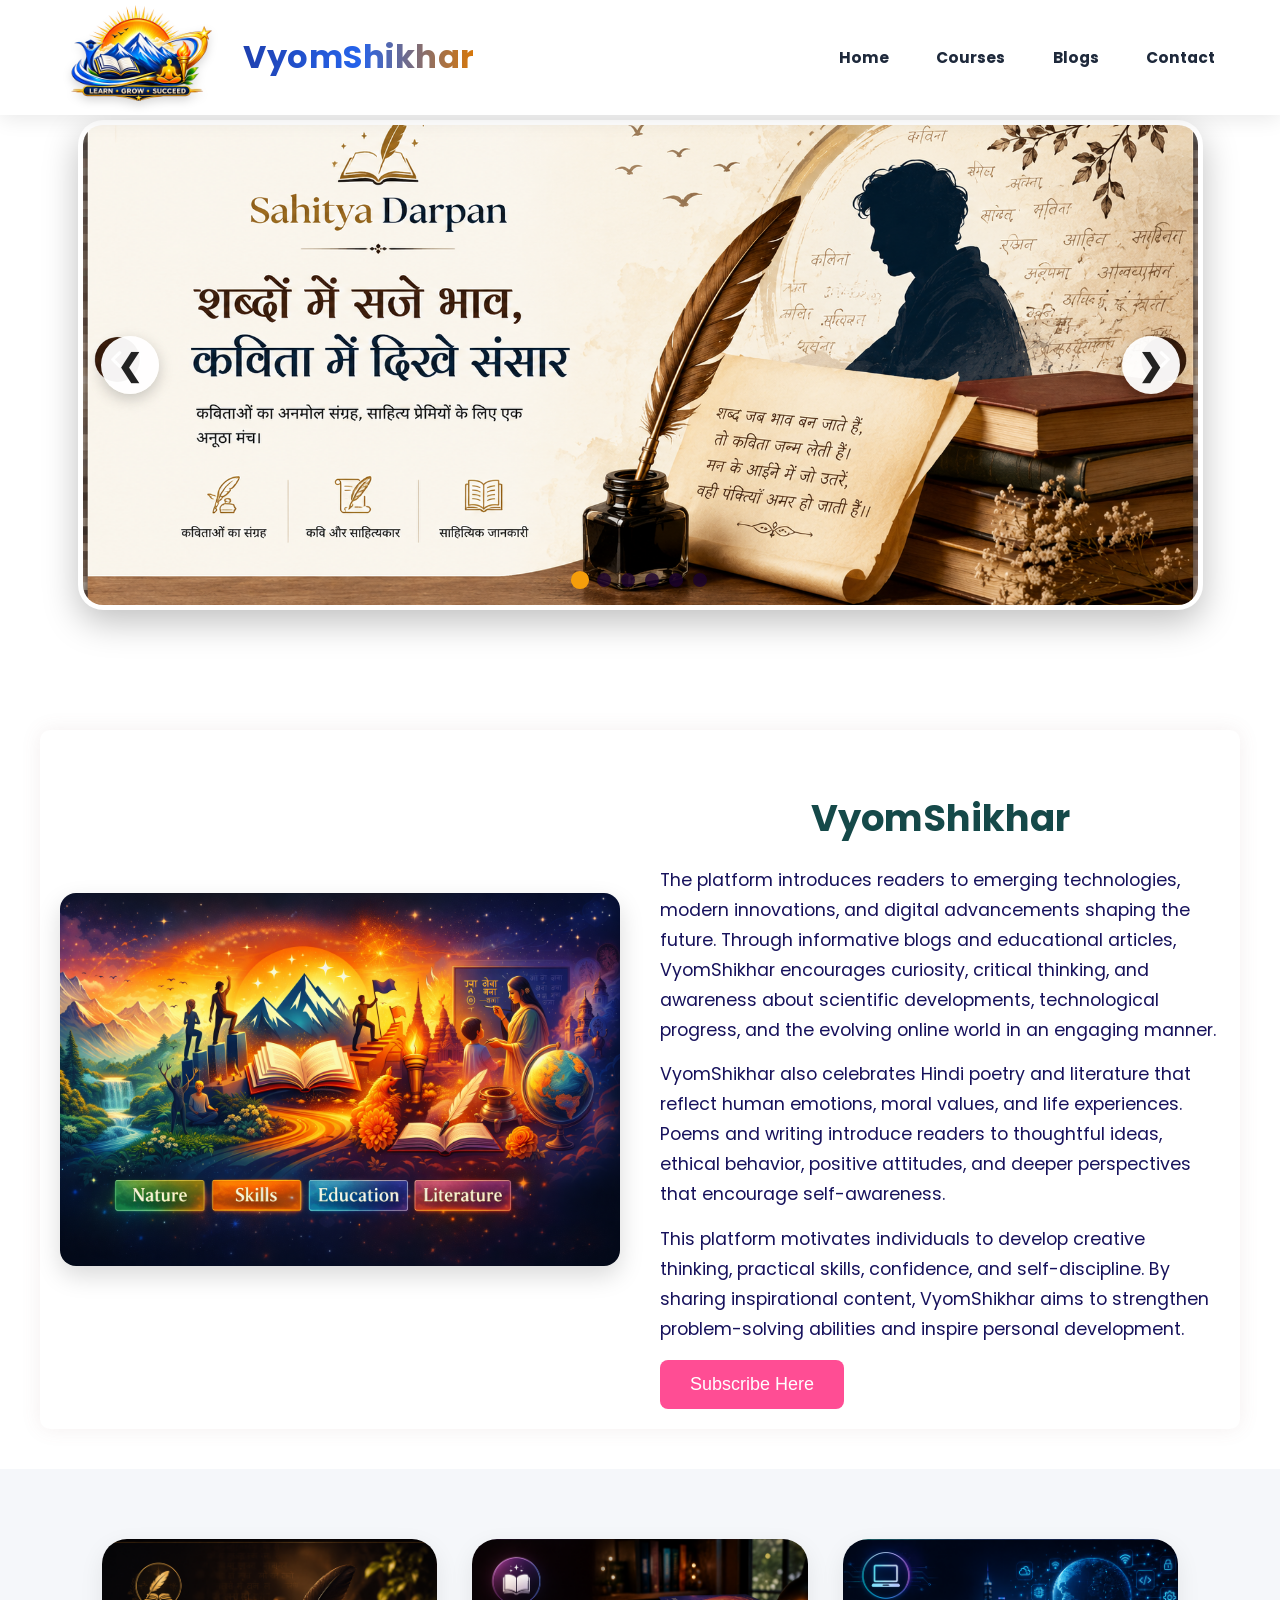
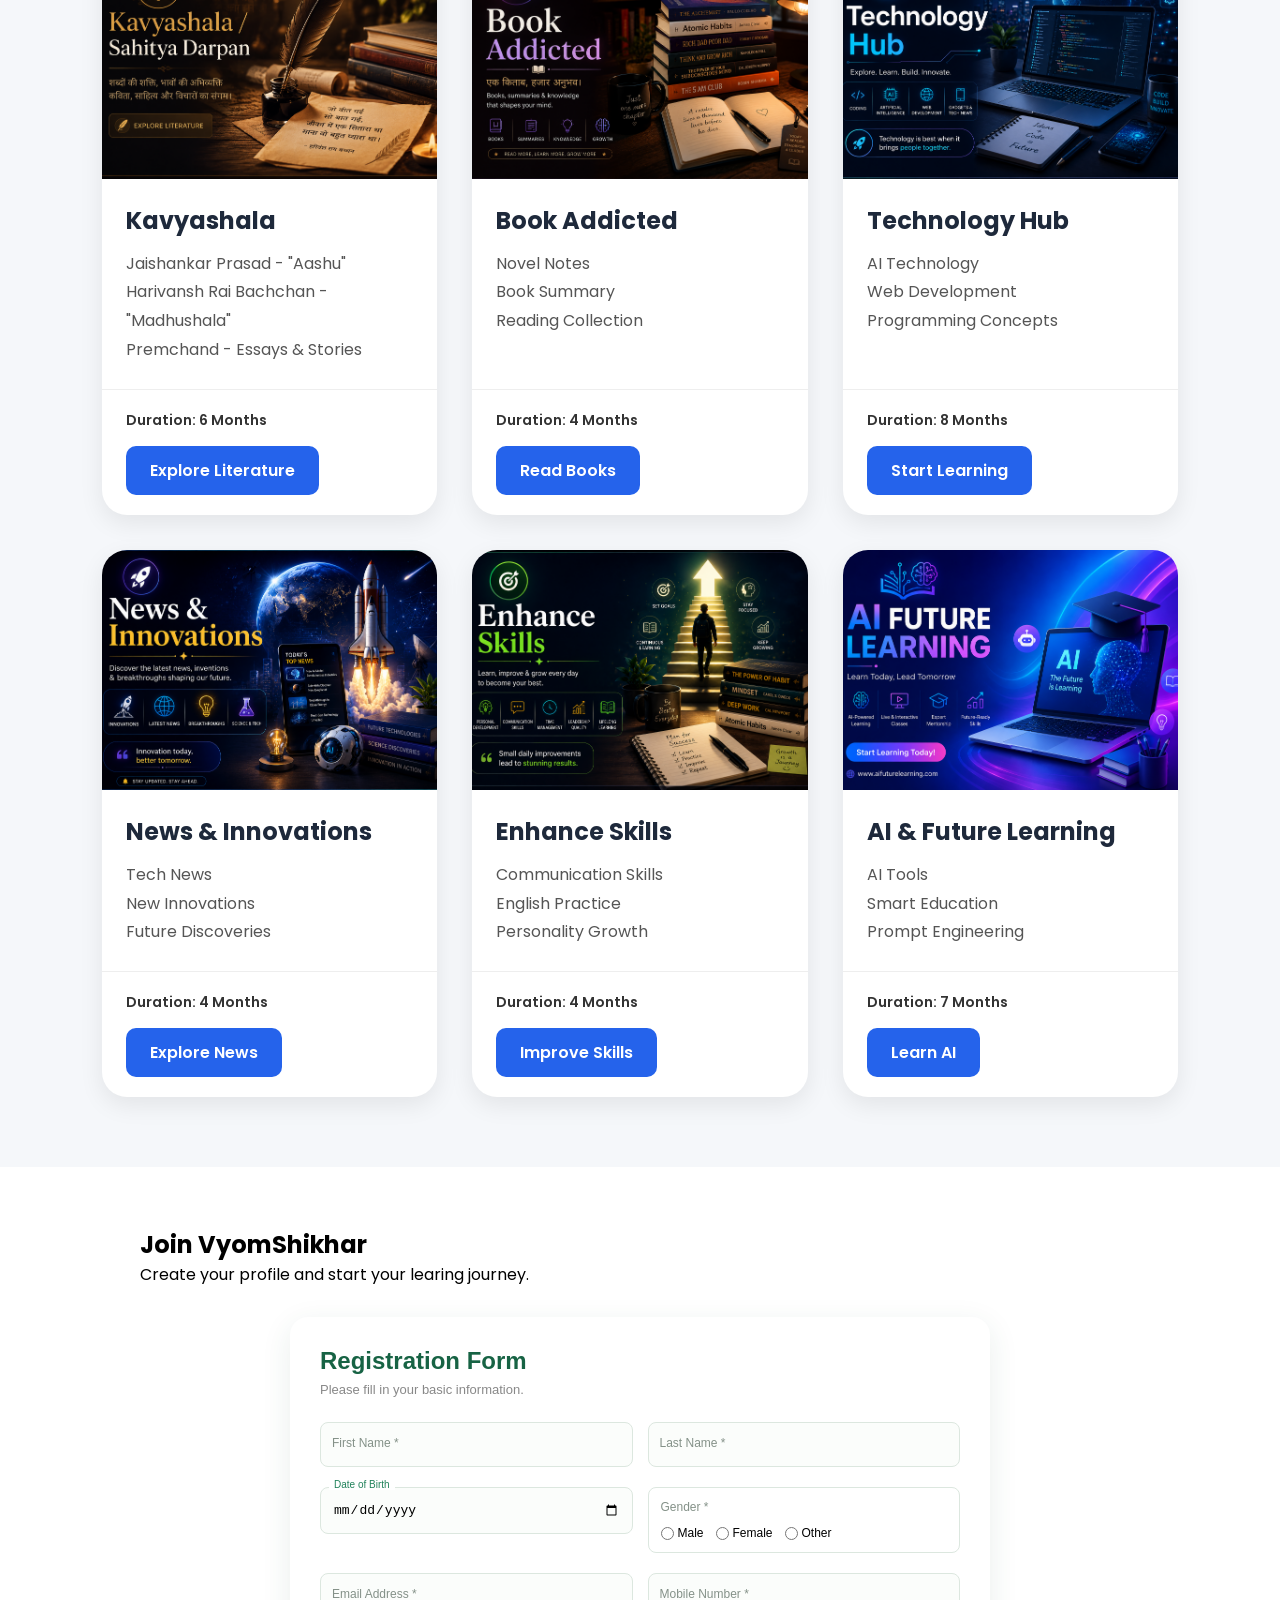
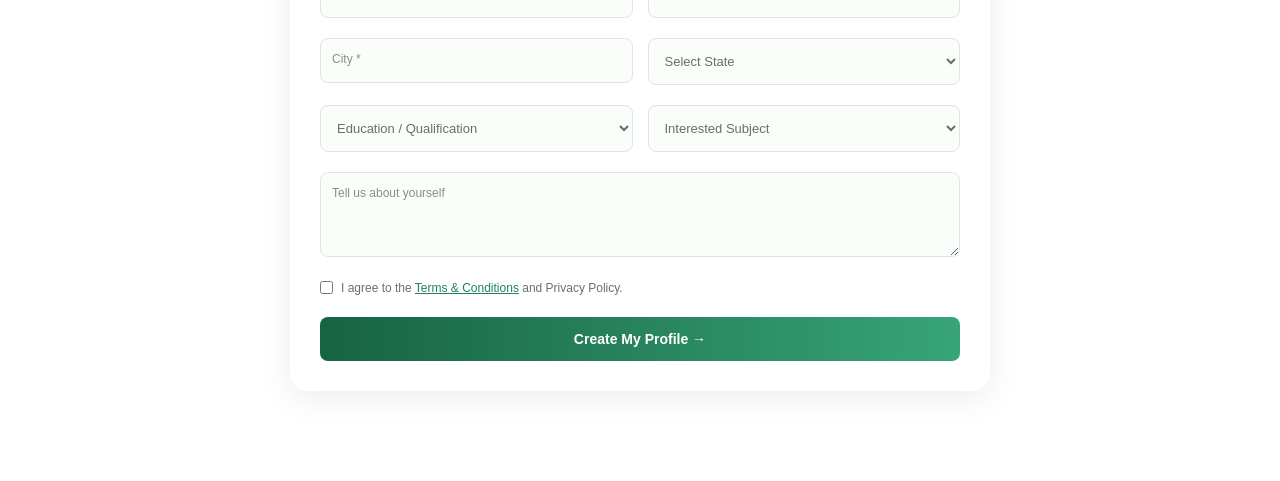
<file: index.html>
<!DOCTYPE html>
<html lang="en">

<head>
    <meta charset="UTF-8">
    <meta name="viewport" content="width=device-width, initial-scale=1.0">

    <title>VyomShikhar Website</title>

    <!-- Google Font -->
    <link rel="preconnect" href="https://fonts.googleapis.com">
    <link rel="preconnect" href="https://fonts.gstatic.com" crossorigin>
    <link href="https://fonts.googleapis.com/css2?family=Poppins:wght@300;400;500;600;700&display=swap"
        rel="stylesheet">

    <!-- CSS -->
    <link rel="stylesheet" href="style.css">
    <link rel="stylesheet" href="blogs.css">

</head>

<body>



    <!-- navbar -->
    <nav class="navbar">

        <div class="left-side">
            <img src="Radiant Learn Grow Succeed Emblem.png" class="logo" alt="VyomShikhar Logo">

            <h1 class="brand-name">
                VyomShikhar
            </h1>

        </div>

        <div class="nav-links">
            <a href="index.html">Home</a>
            <a href="#Courses">Courses</a>
            <a href="blogs.html">Blogs</a>
            <a href="#Contact">Contact</a>
        </div>
    </nav>
    <section class="Home" id="Home">
        <!-- slider -->
        <section class="slider-section">

            <div class="slider-container">

                <!-- Dots -->
                <div class="dots"></div>

                <!-- Buttons -->
                <button class="btn prev">
                    &#10094;
                </button>

                <button class="btn next">
                    &#10095;
                </button>

                <!-- Slider -->
                <div class="slider">

                    <!-- Slide 1 -->
                    <div class="slide">
                        <img src="Images/5th slider hindi.png" alt="Education Banner">
                    </div>

                    <!-- Slide 2 -->
                    <div class="slide">
                        <img src="Images/2nd slider technology.png" alt="Technology Banner">
                    </div>

                    <!-- Slide 3 -->
                    <div class="slide">
                        <img src="Images/3rd slider.png" alt="Learning Banner">
                    </div>

                    <!-- Slide 4 -->
                    <div class="slide">
                        <img src="Images/AI Future learing.png" alt="Hindi Learning Banner">
                    </div>

                    <!-- Slide 5 -->
                    <div class="slide">
                        <img src="Images/6th slider blog.png" alt="Blog Banner">
                    </div>

                    <!-- Slide 6 -->
                    <div class="slide">
                        <img src="Images/7th slider.png" alt="Village Education Banner">


                    </div>

                </div>

            </div>
        </section>
    </section>

    <section class="About" id="About">
        <!-- HERO SECTION -->
        <div class="container">

            <div class="left">
                <img src="Images/intro image.png" class="hero-image" alt="VyomShikhar Introduction">
            </div>

            <div class="right">
                <h1>VyomShikhar</h1>

                <p>
                    The platform introduces readers to emerging technologies,
                    modern innovations, and digital advancements shaping the future.
                    Through informative blogs and educational articles, VyomShikhar
                    encourages curiosity, critical thinking, and awareness about
                    scientific developments, technological progress, and the evolving
                    online world in an engaging manner.
                </p>

                <p>
                    VyomShikhar also celebrates Hindi poetry and literature that
                    reflect human emotions, moral values, and life experiences.
                    Poems and writing introduce readers to thoughtful ideas,
                    ethical behavior, positive attitudes, and deeper perspectives
                    that encourage self-awareness.
                </p>

                <p>
                    This platform motivates individuals to develop creative thinking,
                    practical skills, confidence, and self-discipline. By sharing
                    inspirational content, VyomShikhar aims to strengthen
                    problem-solving abilities and inspire personal development.
                </p>

                <button id="subscribeBtn" class="subscribe-btn">
                    Subscribe Here
                </button>

                <!-- POPUP MODAL -->
                <div id="subscribeModal" class="modal">
                    <div class="modal-content">

                        <span class="close">&times;</span>

                        <h2>Subscribe to VyomShikhar</h2>

                        <input type="text" placeholder="Enter Your Name">
                        <input type="email" placeholder="Enter Your Email">

                        <button id="submitBtn">Subscribe Now</button>

                        <p id="successMessage"></p>

                    </div>
                </div>

            </div>
        </div>
    </section>

    <!-- GRID LAYOUT -->

    <section class="course-section" id="Courses">

        <div class="grid-container">

            <!-- 1. Kavyashala -->
            <div class="course-card">
                <img src="Images/kavayshala.png" alt="Kavyashala">

                <div class="card-content">
                    <h2>Kavyashala</h2>
                    <p>
                        Jaishankar Prasad - "Aashu"<br>
                        Harivansh Rai Bachchan - "Madhushala"<br>
                        Premchand - Essays & Stories
                    </p>
                </div>

                <div class="card-footer">
                    <span>Duration: 6 Months</span>
                    <a href="kavayshala.html" target="_blank" class="enroll-btn">
                        Explore Literature
                    </a>
                </div>
            </div>

            <!-- 2. Book Addicted -->
            <div class="course-card">
                <img src="Images/book addicated.png" alt="Books">

                <div class="card-content">
                    <h2>Book Addicted</h2>
                    <p>
                        Novel Notes<br>
                        Book Summary<br>
                        Reading Collection
                    </p>
                </div>

                <div class="card-footer">
                    <span>Duration: 4 Months</span>
                    <a href="books.html" target="_blank" class="enroll-btn">
                        Read Books
                    </a>
                </div>
            </div>

            <!-- 3. Technology Hub -->
            <div class="course-card">
                <img src="Images/tech_hub.png" alt="Technology Hub">

                <div class="card-content">
                    <h2>Technology Hub</h2>
                    <p>
                        AI Technology<br>
                        Web Development<br>
                        Programming Concepts
                    </p>
                </div>

                <div class="card-footer">
                    <span>Duration: 8 Months</span>
                    <a href="technology.html" target="_blank" class="enroll-btn">
                        Start Learning
                    </a>
                </div>
            </div>

            <!-- 4. News & Innovations -->
            <div class="course-card">
                <img src="Images/news & innovations.png" alt="News and Innovations">

                <div class="card-content">
                    <h2>News & Innovations</h2>
                    <p>
                        Tech News<br>
                        New Innovations<br>
                        Future Discoveries
                    </p>
                </div>

                <div class="card-footer">
                    <span>Duration: 4 Months</span>
                    <a href="news & innovation.html" target="_blank" class="enroll-btn">
                        Explore News
                    </a>
                </div>
            </div>

            <!-- 5. Enhance Skills -->
            <div class="course-card">
                <img src="Images/enhance skills.png" alt="Enhance Skills">

                <div class="card-content">
                    <h2>Enhance Skills</h2>
                    <p>
                        Communication Skills<br>
                        English Practice<br>
                        Personality Growth
                    </p>
                </div>

                <div class="card-footer">
                    <span>Duration: 4 Months</span>
                    <a href="skills.html" target="_blank" class="enroll-btn">
                        Improve Skills
                    </a>
                </div>
            </div>

            <!-- 6. AI & Future Learning -->
            <div class="course-card">
                <img src="Images/AI Future learing.png" alt="AI Learning">

                <div class="card-content">
                    <h2>AI & Future Learning</h2>
                    <p>
                        AI Tools<br>
                        Smart Education<br>
                        Prompt Engineering
                    </p>
                </div>

                <div class="card-footer">
                    <span>Duration: 7 Months</span>
                    <a href="ai-learning.html" target="_blank" class="enroll-btn">
                        Learn AI
                    </a>
                </div>
            </div>

        </div>

    </section>



    <!-- CONTACT FORM -->

    <section class="Contact" id="Contact">

        <!-- FORM CONTAINER -->

        <div class="form-wrapper">
            <!-- HEADER -->
            <div class="form-header">
                <h1>Join VyomShikhar</h1>
                <p>Create your profile and start your learing journey.
                </p>
            </div>

            <div id="about-section"></div>



            <!-- FORM -->

            <style>
                * {
                    box-sizing: border-box;
                }

                .form-container {
                    max-width: 700px;
                    margin: 30px auto;
                    padding: 30px;
                    background: #fff;
                    border-radius: 18px;
                    box-shadow: 0 8px 30px #24583b18;
                    font-family: Arial, sans-serif;
                }

                .form-title {
                    margin-bottom: 25px;
                }

                .form-title h2 {
                    color: #176344;
                    margin-bottom: 7px;
                }

                .form-title p {
                    color: #888;
                    font-size: 13px;
                }

                .form-grid {
                    display: grid;
                    grid-template-columns: 1fr 1fr;
                    gap: 20px 15px;
                }

                .field {
                    position: relative;
                }

                .field input,
                .field select,
                .field textarea {
                    width: 100%;
                    padding: 14px 12px;
                    border: 1px solid #dce7df;
                    border-radius: 8px;
                    outline: none;
                    font-size: 13px;
                    background: #fbfdfb;
                }

                .field label {
                    position: absolute;
                    left: 12px;
                    top: 14px;
                    font-size: 12px;
                    color: #849188;
                    pointer-events: none;
                    transition: .2s;
                    background: transparent;
                }

                .field input:focus,
                .field textarea:focus,
                .field select:focus {
                    border-color: #29966a;
                }

                .field input:focus+label,
                .field input:not(:placeholder-shown)+label,
                .field textarea:focus+label,
                .field textarea:not(:placeholder-shown)+label {
                    top: -8px;
                    left: 9px;
                    background: white;
                    padding: 0 5px;
                    color: #21825b;
                    font-size: 10px;
                }

                .field select {
                    color: #637269;
                    cursor: pointer;
                }

                .full {
                    grid-column: 1 / -1;
                }

                .field textarea {
                    min-height: 85px;
                    resize: vertical;
                }

                .gender-box {
                    padding: 12px;
                    border: 1px solid #dce7df;
                    border-radius: 8px;
                    font-size: 12px;
                }

                .gender-title {
                    color: #849188;
                }

                .gender-options {
                    display: flex;
                    gap: 12px;
                    margin-top: 12px;
                    flex-wrap: wrap;
                }

                .gender-options label {
                    display: flex;
                    align-items: center;
                    gap: 4px;
                    cursor: pointer;
                }

                .term {
                    display: flex;
                    align-items: flex-start;
                    gap: 8px;
                    font-size: 12px;
                    color: #65736a;
                }

                .term input {
                    accent-color: #21825b;
                }

                .term a {
                    color: #21825b;
                }

                .submit-btn {
                    width: 100%;
                    margin-top: 22px;
                    padding: 14px;
                    background: linear-gradient(90deg, #176344, #38a477);
                    color: white;
                    border: none;
                    border-radius: 8px;
                    font-size: 14px;
                    font-weight: bold;
                    cursor: pointer;
                    transition: .3s;
                }

                .submit-btn:hover {
                    transform: translateY(-3px);
                    box-shadow: 0 7px 18px #17634435;
                }

                .success-message {
                    display: none;
                    text-align: center;
                    padding: 25px;
                    color: #21825b;
                    font-weight: bold;
                    animation: show .5s ease;
                }

                @keyframes show {
                    from {
                        opacity: 0;
                        transform: translateY(12px);
                    }

                    to {
                        opacity: 1;
                        transform: translateY(0);
                    }
                }

                @media(max-width: 550px) {
                    .form-container {
                        padding: 22px 16px;
                    }

                    .form-grid {
                        grid-template-columns: 1fr;
                    }

                    .full {
                        grid-column: auto;
                    }
                }
            </style>
            </head>

            <body>

                <section class="form-container">

                    <div class="form-title">
                        <h2>Registration Form</h2>
                        <p>Please fill in your basic information.</p>
                    </div>

                    <form id="studentForm">

                        <div class="form-grid">

                            <div class="field">
                                <input type="text" id="firstName" placeholder=" " required>
                                <label for="firstName">First Name *</label>
                            </div>

                            <div class="field">
                                <input type="text" id="lastName" placeholder=" " required>
                                <label for="lastName">Last Name *</label>
                            </div>

                            <div class="field">
                                <input type="date" id="dob">
                                <label for="dob">Date of Birth</label>
                            </div>

                            <div class="gender-box">
                                <span class="gender-title">Gender *</span>
                                <div class="gender-options">
                                    <label><input type="radio" name="gender" value="Male" required> Male</label>
                                    <label><input type="radio" name="gender" value="Female"> Female</label>
                                    <label><input type="radio" name="gender" value="Other"> Other</label>
                                </div>
                            </div>

                            <div class="field">
                                <input type="email" id="email" placeholder=" " required>
                                <label for="email">Email Address *</label>
                            </div>

                            <div class="field">
                                <input type="tel" id="mobile" placeholder=" " maxlength="10" pattern="[6-9][0-9]{9}"
                                    required>
                                <label for="mobile">Mobile Number *</label>
                            </div>

                            <div class="field">
                                <input type="text" id="city" placeholder=" " required>
                                <label for="city">City *</label>
                            </div>

                            <div class="field">
                                <select id="state" required>
                                    <option value="">Select State</option>
                                    <option>Delhi</option>
                                    <option>Uttar Pradesh</option>
                                    <option>Rajasthan</option>
                                    <option>Haryana</option>
                                    <option>Madhya Pradesh</option>
                                    <option>Other</option>
                                </select>
                            </div>

                            <div class="field">
                                <select id="education" required>
                                    <option value="">Education / Qualification</option>
                                    <option>Class 10</option>
                                    <option>Class 12</option>
                                    <option>Undergraduate</option>
                                    <option>Postgraduate</option>
                                    <option>Other</option>
                                </select>
                            </div>

                            <div class="field">
                                <select id="interest" required>
                                    <option value="">Interested Subject</option>
                                    <option>Political Science</option>
                                    <option>History</option>
                                    <option>Sociology</option>
                                    <option>Literature</option>
                                    <option>Technology</option>
                                    <option>Web Development</option>
                                </select>
                            </div>

                            <div class="field full">
                                <textarea id="message" placeholder=" "></textarea>
                                <label for="message">Tell us about yourself</label>
                            </div>

                            <div class="term full">
                                <input type="checkbox" id="terms" required>
                                <label for="terms">
                                    I agree to the <a href="#">Terms & Conditions</a>
                                    and Privacy Policy.
                                </label>
                            </div>

                        </div>

                        <button type="submit" class="submit-btn">
                            Create My Profile →
                        </button>

                    </form>

                    <div class="success-message" id="successMessage">
                        ✓<h2>Registration Successful!</h2>
                        <p>Welcome to VyomShikhar. Keep Learning, Keep Growing!</p>
                    </div>

                </section>

                <script>
                    const form = document.getElementById("studentForm");

                    form.addEventListener("submit", function (e) {
                        e.preventDefault();

                        const dob = document.getElementById("dob").value;

                        if (dob && new Date(dob) > new Date()) {
                            alert("Date of Birth cannot be in the future.");
                            return;
                        }

                        if (!form.checkValidity()) {
                            form.reportValidity();
                            return;
                        }

                        form.style.display = "none";
                        document.getElementById("successMessage").style.display = "block";
                    });
                </script>



    </section>


    <!-- JavaScript: body ke end mein -->
    <script src="blogs.js"></script>
    <script src="function.js"></script>



</body>

</html>
</file>
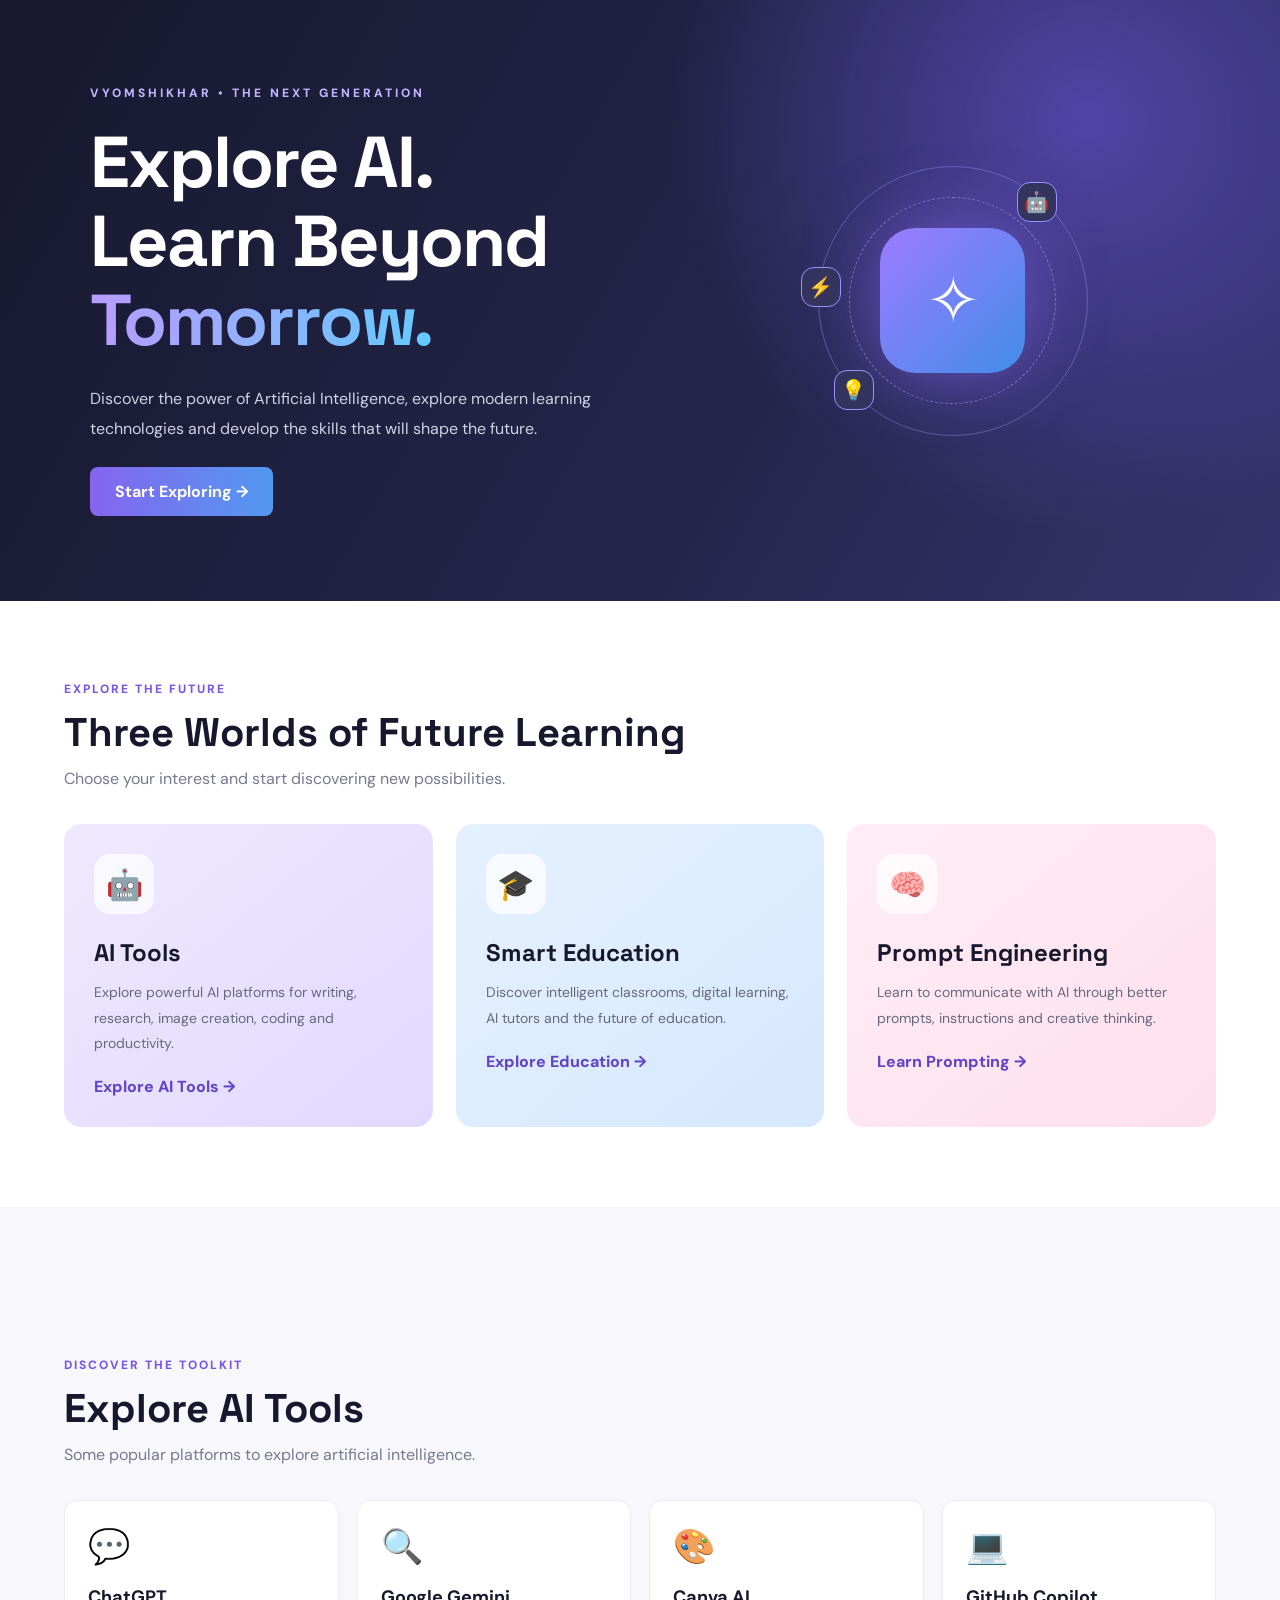
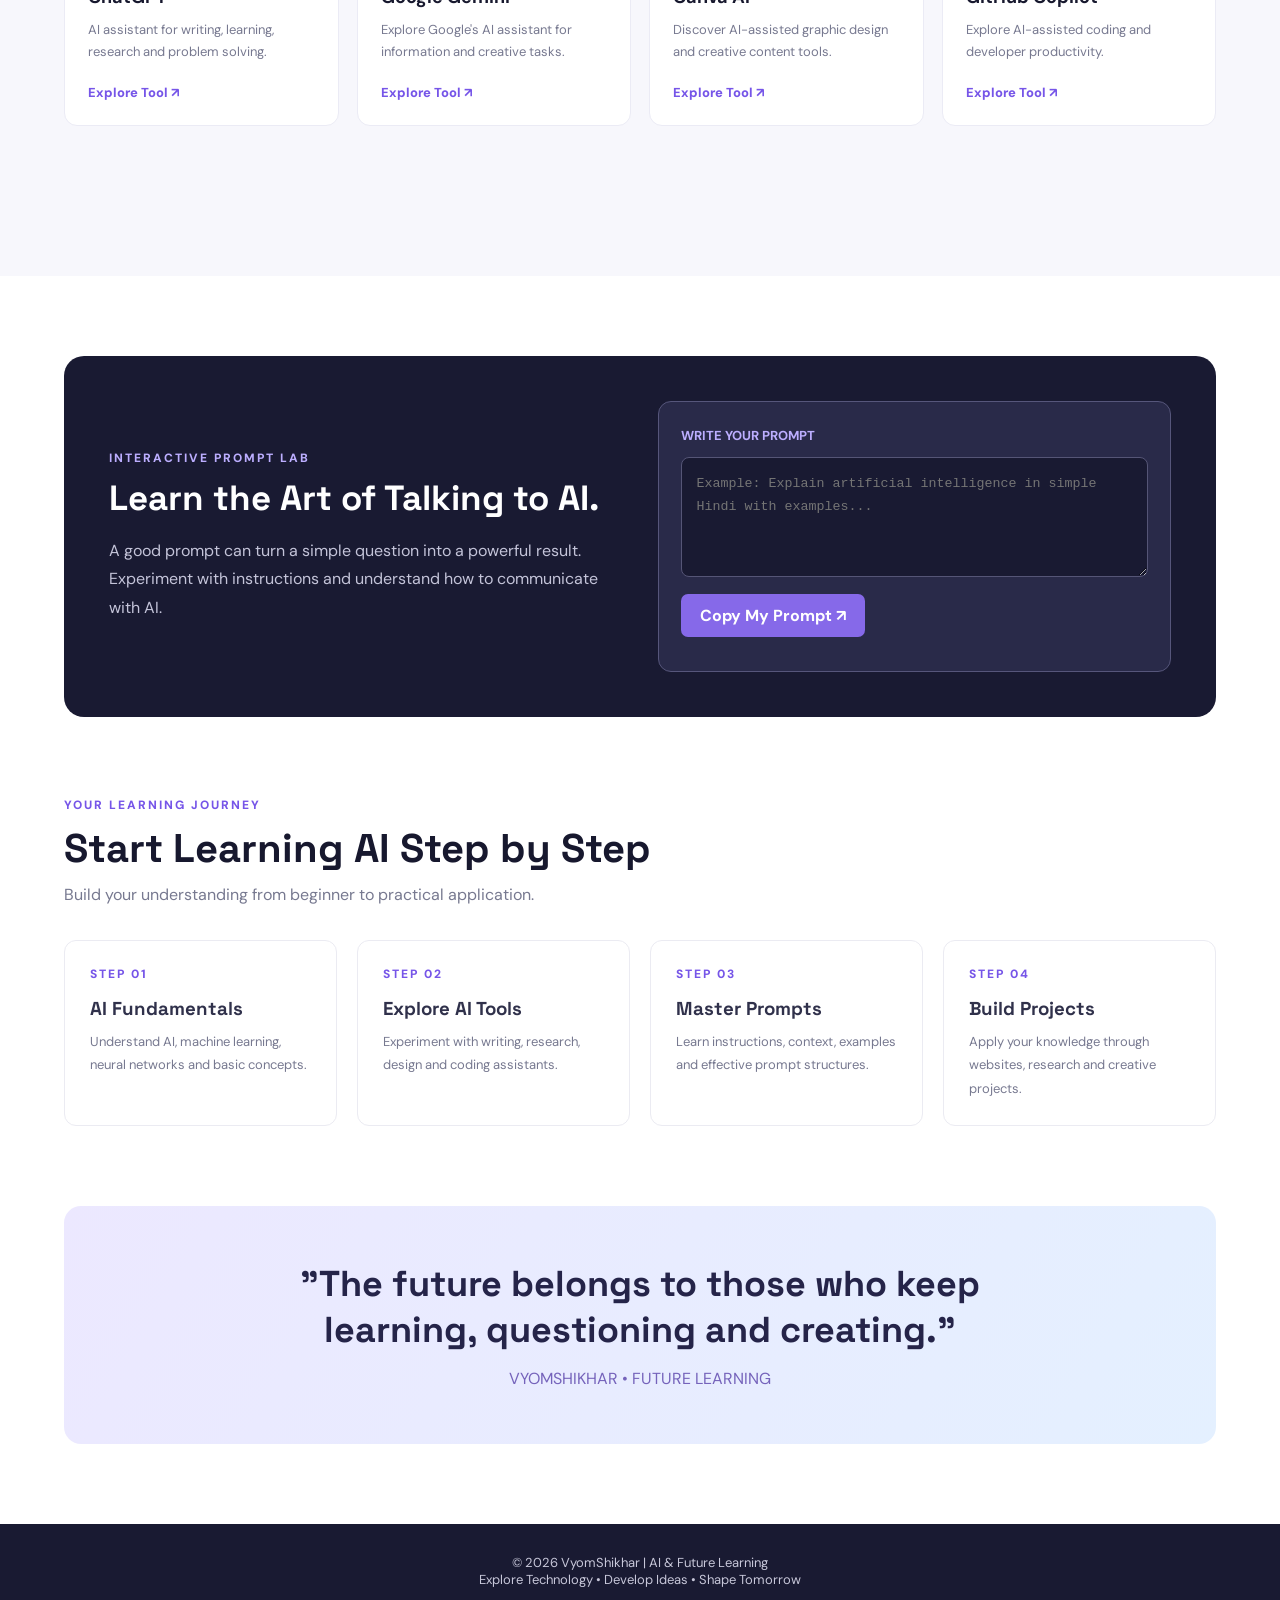
<file: ai-learning.html>
<!DOCTYPE html>
<html lang="en">
<head>
<meta charset="UTF-8">
<meta name="viewport" content="width=device-width, initial-scale=1.0">
<title>AI & Future Learning | VyomShikhar</title>

<link href="https://fonts.googleapis.com/css2?family=DM+Sans:wght@400;500;600;700;800&family=Space+Grotesk:wght@400;500;600;700&display=swap" rel="stylesheet">

<style>
*{
    margin:0;
    padding:0;
    box-sizing:border-box;
}

:root{
    --purple:#7655e8;
    --blue:#4389ed;
    --dark:#17182e;
    --text:#30314b;
    --muted:#777990;
    --bg:#f7f7fc;
}

body{
    font-family:'DM Sans',sans-serif;
    background:white;
    color:var(--text);
}

button,input{
    font:inherit;
}

/* HERO */

.hero{
    background:
    radial-gradient(circle at 85% 20%,#5144a6 0,transparent 35%),
    linear-gradient(120deg,#17182e,#25254b 60%,#36336d);
    color:white;
    padding:85px 7%;
    overflow:hidden;
    position:relative;
}

.hero-inner{
    max-width:1250px;
    margin:auto;
    display:grid;
    grid-template-columns:1.1fr .9fr;
    align-items:center;
    gap:45px;
    position:relative;
    z-index:2;
}

.hero-label{
    color:#c3b5ff;
    font-size:12px;
    font-weight:800;
    letter-spacing:3px;
    margin-bottom:22px;
}

.hero h1{
    font-family:'Space Grotesk',sans-serif;
    font-size:clamp(42px,6vw,72px);
    line-height:1.1;
    letter-spacing:-2px;
}

.hero h1 span{
    background:linear-gradient(90deg,#b99cff,#65c9ff);
    -webkit-background-clip:text;
    color:transparent;
}

.hero p{
    color:#d1d0e6;
    font-size:16px;
    line-height:1.9;
    margin:23px 0;
    max-width:570px;
}

.hero-btn{
    display:inline-block;
    background:linear-gradient(90deg,#8665ef,#5299f1);
    color:white;
    padding:14px 25px;
    border:none;
    border-radius:8px;
    text-decoration:none;
    font-weight:700;
    cursor:pointer;
    transition:.3s;
}

.hero-btn:hover{
    transform:translateY(-4px);
    box-shadow:0 10px 30px #6f62d866;
}

.hero-visual{
    min-height:340px;
    display:flex;
    justify-content:center;
    align-items:center;
    position:relative;
}

.ai-orbit{
    width:270px;
    height:270px;
    border:1px solid #a49af866;
    border-radius:50%;
    display:flex;
    justify-content:center;
    align-items:center;
    position:relative;
    animation:float 5s ease-in-out infinite;
}

.ai-orbit::before{
    content:"";
    position:absolute;
    width:205px;
    height:205px;
    border:1px dashed #b7a9ff88;
    border-radius:50%;
}

.ai-core{
    width:145px;
    height:145px;
    border-radius:35px;
    background:linear-gradient(135deg,#9d7bff,#428de9);
    display:flex;
    justify-content:center;
    align-items:center;
    font-size:65px;
    box-shadow:0 0 70px #8c71ff88;
}

.orbit-dot{
    position:absolute;
    width:40px;
    height:40px;
    border-radius:13px;
    background:#34345f;
    border:1px solid #9b92ff;
    display:grid;
    place-items:center;
    font-size:20px;
}

.dot-one{top:15px;right:30px;}
.dot-two{bottom:25px;left:15px;}
.dot-three{top:100px;left:-18px;}

@keyframes float{
    50%{transform:translateY(-12px);}
}

/* COMMON */

.container{
    width:90%;
    max-width:1250px;
    margin:80px auto;
}

.section-top{
    margin-bottom:35px;
}

.small-title{
    color:var(--purple);
    font-size:12px;
    font-weight:800;
    letter-spacing:2px;
    margin-bottom:10px;
}

.section-top h2{
    font-family:'Space Grotesk',sans-serif;
    font-size:clamp(27px,4vw,40px);
    color:var(--dark);
}

.section-top p{
    color:var(--muted);
    margin-top:10px;
}

/* CATEGORY CARDS */

.category-grid{
    display:grid;
    grid-template-columns:repeat(3,1fr);
    gap:23px;
}

.category-card{
    border-radius:17px;
    padding:30px;
    min-height:275px;
    position:relative;
    overflow:hidden;
    transition:.35s;
}

.category-card:hover{
    transform:translateY(-9px);
    box-shadow:0 15px 35px #22224417;
}

.card-purple{
    background:linear-gradient(140deg,#eee9ff,#e2d9ff);
}

.card-blue{
    background:linear-gradient(140deg,#e5f1ff,#d6e8ff);
}

.card-pink{
    background:linear-gradient(140deg,#ffedf5,#ffe0ed);
}

.category-icon{
    width:60px;
    height:60px;
    background:#ffffffbd;
    border-radius:16px;
    display:grid;
    place-items:center;
    font-size:30px;
    margin-bottom:23px;
}

.category-card h3{
    font-family:'Space Grotesk',sans-serif;
    font-size:24px;
    color:var(--dark);
    margin-bottom:12px;
}

.category-card p{
    font-size:14px;
    color:#676980;
    line-height:1.8;
}

.category-card button{
    margin-top:20px;
    background:none;
    border:none;
    color:#6245c6;
    font-weight:800;
    cursor:pointer;
}

/* AI TOOLS */

.tools-section{
    background:var(--bg);
    padding:70px 0;
}

.tool-grid{
    display:grid;
    grid-template-columns:repeat(4,1fr);
    gap:18px;
}

.tool-card{
    background:white;
    padding:23px;
    border:1px solid #ebebf5;
    border-radius:13px;
    transition:.3s;
}

.tool-card:hover{
    transform:translateY(-6px);
    border-color:#b9a8fa;
    box-shadow:0 12px 25px #5551a511;
}

.tool-icon{
    font-size:34px;
    margin-bottom:16px;
}

.tool-card h3{
    color:var(--dark);
    font-size:18px;
}

.tool-card p{
    font-size:13px;
    color:var(--muted);
    margin:10px 0 18px;
    line-height:1.7;
}

.tool-card a{
    text-decoration:none;
    color:var(--purple);
    font-size:13px;
    font-weight:800;
}

/* PROMPT LAB */

.prompt-section{
    background:#191a32;
    color:white;
    border-radius:20px;
    padding:45px;
    display:grid;
    grid-template-columns:1fr 1fr;
    gap:35px;
    align-items:center;
}

.prompt-section h2{
    font-family:'Space Grotesk',sans-serif;
    font-size:35px;
    line-height:1.3;
}

.prompt-section p{
    color:#c4c4d9;
    margin-top:15px;
    line-height:1.8;
}

.prompt-box{
    background:#292a49;
    border:1px solid #56567b;
    border-radius:13px;
    padding:22px;
}

.prompt-box label{
    font-size:13px;
    color:#bcaeff;
    font-weight:700;
}

.prompt-box textarea{
    margin-top:12px;
    width:100%;
    min-height:120px;
    resize:vertical;
    background:#191a32;
    border:1px solid #555576;
    border-radius:8px;
    padding:15px;
    color:white;
    outline:none;
    line-height:1.7;
}

.prompt-box button{
    background:#8669e9;
    color:white;
    border:0;
    padding:11px 19px;
    border-radius:7px;
    margin-top:12px;
    cursor:pointer;
    font-weight:700;
}

/* LEARNING PATH */

.learning-grid{
    display:grid;
    grid-template-columns:repeat(4,1fr);
    gap:20px;
}

.learning-card{
    padding:25px;
    border:1px solid #ebebf2;
    border-radius:12px;
    background:white;
}

.step{
    color:var(--purple);
    font-size:12px;
    font-weight:800;
    letter-spacing:2px;
}

.learning-card h3{
    font-family:'Space Grotesk',sans-serif;
    margin:15px 0 10px;
}

.learning-card p{
    font-size:13px;
    color:var(--muted);
    line-height:1.8;
}

/* QUOTE */

.future-quote{
    background:linear-gradient(120deg,#ece8ff,#e4f0ff);
    padding:55px 25px;
    text-align:center;
    border-radius:17px;
}

.future-quote h2{
    font-family:'Space Grotesk',sans-serif;
    max-width:800px;
    margin:auto;
    font-size:clamp(24px,4vw,36px);
    color:#252449;
}

.future-quote p{
    margin-top:15px;
    color:#7563bb;
}

/* FOOTER */

footer{
    background:#191a32;
    text-align:center;
    color:#c7c7d9;
    padding:30px 15px;
    font-size:13px;
}

/* MODAL */

.modal{
    display:none;
    position:fixed;
    inset:0;
    z-index:999;
    background:#101020bd;
    padding:20px;
    justify-content:center;
    align-items:center;
}

.modal.active{
    display:flex;
}

.modal-content{
    background:white;
    border-radius:15px;
    padding:30px;
    max-width:550px;
    width:100%;
    position:relative;
}

.modal-content h2{
    font-family:'Space Grotesk',sans-serif;
    margin-bottom:15px;
}

.modal-content p{
    color:var(--muted);
    line-height:1.8;
}

.close{
    float:right;
    border:0;
    background:#eeeafa;
    color:#6245c6;
    width:32px;
    height:32px;
    border-radius:50%;
    cursor:pointer;
}

/* RESPONSIVE */

@media(max-width:950px){
    .hero-inner{
        grid-template-columns:1fr;
    }

    .hero-visual{
        min-height:290px;
    }

    .tool-grid{
        grid-template-columns:repeat(2,1fr);
    }

    .learning-grid{
        grid-template-columns:repeat(2,1fr);
    }
}

@media(max-width:650px){
    .hero{
        padding:60px 6%;
    }

    .container{
        width:92%;
        margin:55px auto;
    }

    .category-grid{
        grid-template-columns:1fr;
    }

    .tool-grid{
        grid-template-columns:1fr;
    }

    .learning-grid{
        grid-template-columns:1fr;
    }

    .prompt-section{
        grid-template-columns:1fr;
        padding:25px;
    }

    .prompt-section h2{
        font-size:28px;
    }

    .ai-orbit{
        transform:scale(.85);
    }
}
</style>
</head>

<body>

<!-- HERO -->

<header class="hero">

<div class="hero-inner">

<div>

<div class="hero-label">
VYOMSHIKHAR • THE NEXT GENERATION
</div>

<h1>
Explore AI.<br>
Learn Beyond<br>
<span>Tomorrow.</span>
</h1>

<p>
Discover the power of Artificial Intelligence,
explore modern learning technologies and develop
the skills that will shape the future.
</p>

<a href="#explore" class="hero-btn">
Start Exploring →
</a>

</div>

<div class="hero-visual">

<div class="ai-orbit">

<div class="ai-core">✧</div>

<div class="orbit-dot dot-one">🤖</div>
<div class="orbit-dot dot-two">💡</div>
<div class="orbit-dot dot-three">⚡</div>

</div>

</div>

</div>
</header>


<!-- EXPLORE -->

<section class="container" id="explore">

<div class="section-top">
<div class="small-title">EXPLORE THE FUTURE</div>
<h2>Three Worlds of Future Learning</h2>
<p>Choose your interest and start discovering new possibilities.</p>
</div>

<div class="category-grid">

<div class="category-card card-purple">
<div class="category-icon">🤖</div>
<h3>AI Tools</h3>
<p>
Explore powerful AI platforms for writing,
research, image creation, coding and productivity.
</p>
<button onclick="showInfo('AI Tools')">
Explore AI Tools →
</button>
</div>

<div class="category-card card-blue">
<div class="category-icon">🎓</div>
<h3>Smart Education</h3>
<p>
Discover intelligent classrooms, digital learning,
AI tutors and the future of education.
</p>
<button onclick="showInfo('Smart Education')">
Explore Education →
</button>
</div>

<div class="category-card card-pink">
<div class="category-icon">🧠</div>
<h3>Prompt Engineering</h3>
<p>
Learn to communicate with AI through
better prompts, instructions and creative thinking.
</p>
<button onclick="showInfo('Prompt Engineering')">
Learn Prompting →
</button>
</div>

</div>
</section>


<!-- TOOLS -->

<section class="tools-section">

<div class="container">

<div class="section-top">
<div class="small-title">DISCOVER THE TOOLKIT</div>
<h2>Explore AI Tools</h2>
<p>Some popular platforms to explore artificial intelligence.</p>
</div>

<div class="tool-grid">

<div class="tool-card">
<div class="tool-icon">💬</div>
<h3>ChatGPT</h3>
<p>AI assistant for writing, learning, research and problem solving.</p>
<a href="https://chatgpt.com/" target="_blank" rel="noopener">Explore Tool ↗</a>
</div>

<div class="tool-card">
<div class="tool-icon">🔍</div>
<h3>Google Gemini</h3>
<p>Explore Google's AI assistant for information and creative tasks.</p>
<a href="https://gemini.google.com/" target="_blank" rel="noopener">Explore Tool ↗</a>
</div>

<div class="tool-card">
<div class="tool-icon">🎨</div>
<h3>Canva AI</h3>
<p>Discover AI-assisted graphic design and creative content tools.</p>
<a href="https://www.canva.com/" target="_blank" rel="noopener">Explore Tool ↗</a>
</div>

<div class="tool-card">
<div class="tool-icon">💻</div>
<h3>GitHub Copilot</h3>
<p>Explore AI-assisted coding and developer productivity.</p>
<a href="https://github.com/features/copilot" target="_blank" rel="noopener">Explore Tool ↗</a>
</div>

</div>
</div>
</section>


<!-- PROMPT ENGINEERING -->

<section class="container">

<div class="prompt-section">

<div>

<div class="small-title" style="color:#bcaeff">
INTERACTIVE PROMPT LAB
</div>

<h2>Learn the Art of Talking to AI.</h2>

<p>
A good prompt can turn a simple question into
a powerful result. Experiment with instructions
and understand how to communicate with AI.
</p>

</div>

<div class="prompt-box">

<label>WRITE YOUR PROMPT</label>

<textarea id="promptInput"
placeholder="Example: Explain artificial intelligence in simple Hindi with examples..."></textarea>

<button onclick="copyPrompt()">
Copy My Prompt ↗
</button>

<p id="copyMessage"
style="font-size:12px;color:#bcaeff;margin-top:12px"
aria-live="polite"></p>

</div>

</div>
</section>


<!-- LEARNING ROADMAP -->

<section class="container">

<div class="section-top">
<div class="small-title">YOUR LEARNING JOURNEY</div>
<h2>Start Learning AI Step by Step</h2>
<p>Build your understanding from beginner to practical application.</p>
</div>

<div class="learning-grid">

<div class="learning-card">
<div class="step">STEP 01</div>
<h3>AI Fundamentals</h3>
<p>Understand AI, machine learning, neural networks and basic concepts.</p>
</div>

<div class="learning-card">
<div class="step">STEP 02</div>
<h3>Explore AI Tools</h3>
<p>Experiment with writing, research, design and coding assistants.</p>
</div>

<div class="learning-card">
<div class="step">STEP 03</div>
<h3>Master Prompts</h3>
<p>Learn instructions, context, examples and effective prompt structures.</p>
</div>

<div class="learning-card">
<div class="step">STEP 04</div>
<h3>Build Projects</h3>
<p>Apply your knowledge through websites, research and creative projects.</p>
</div>

</div>

</section>


<!-- QUOTE -->

<section class="container">

<div class="future-quote">

<h2>
"The future belongs to those who keep learning,
questioning and creating."
</h2>

<p>VYOMSHIKHAR • FUTURE LEARNING</p>

</div>

</section>


<footer>
<p>© 2026 VyomShikhar | AI & Future Learning</p>
<p>Explore Technology • Develop Ideas • Shape Tomorrow</p>
</footer>


<!-- MODAL -->

<div class="modal" id="infoModal">

<div class="modal-content">

<button class="close" onclick="closeInfo()">×</button>

<h2 id="modalTitle"></h2>

<p id="modalDescription"></p>

</div>

</div>


<script>

/* CATEGORY INFORMATION */

const info = {

"AI Tools":
"AI tools help people write, research, create images, analyse information and develop software. Explore different platforms and learn their capabilities and limitations.",

"Smart Education":
"Smart education combines digital platforms, intelligent learning systems, educational technology and personalized learning experiences to make education more accessible and effective.",

"Prompt Engineering":
"Prompt engineering is the practice of designing clear instructions and useful context for AI systems. Learn how to specify roles, tasks, examples, formats and constraints."

};


/* OPEN MODAL */

function showInfo(category){

document.getElementById("modalTitle").textContent=category;

document.getElementById("modalDescription").textContent=info[category];

document.getElementById("infoModal").classList.add("active");

document.body.style.overflow="hidden";

}


/* CLOSE MODAL */

function closeInfo(){

document.getElementById("infoModal").classList.remove("active");

document.body.style.overflow="";

}


/* COPY PROMPT */

function copyPrompt(){

const prompt=document.getElementById("promptInput").value;

const message=document.getElementById("copyMessage");

if(!prompt.trim()){

message.textContent="Please write a prompt first.";

return;

}

if(navigator.clipboard && window.isSecureContext){

navigator.clipboard.writeText(prompt).then(()=>{

message.textContent="Prompt copied successfully!";

}).catch(()=>{

message.textContent="Unable to copy. Please copy manually.";

});

}else{

message.textContent="Please copy your prompt manually.";

}

}


/* CLOSE ON OUTSIDE CLICK */

document.getElementById("infoModal").addEventListener("click",function(e){

if(e.target===this){

closeInfo();

}

});


/* ESCAPE KEY */

document.addEventListener("keydown",function(e){

if(e.key==="Escape"){

closeInfo();

}

});

</script>

</body>
</html>
</file>
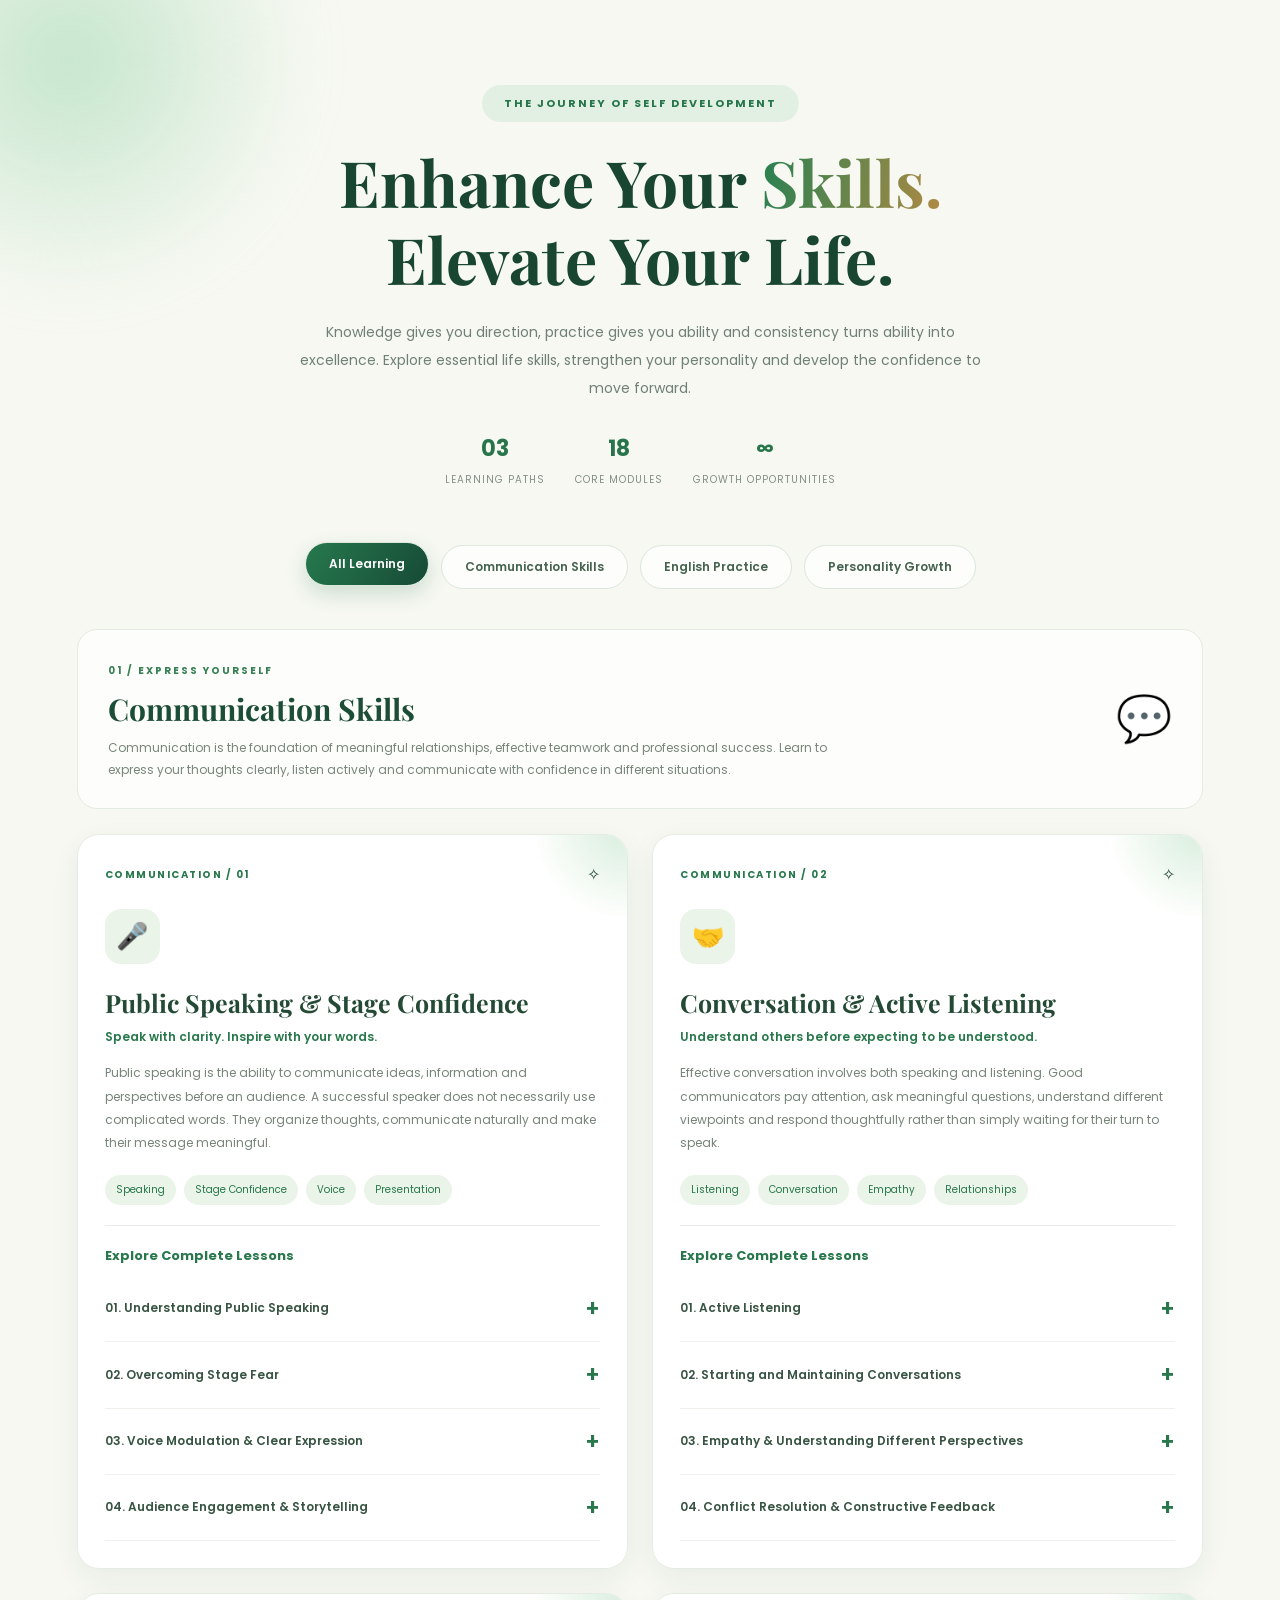
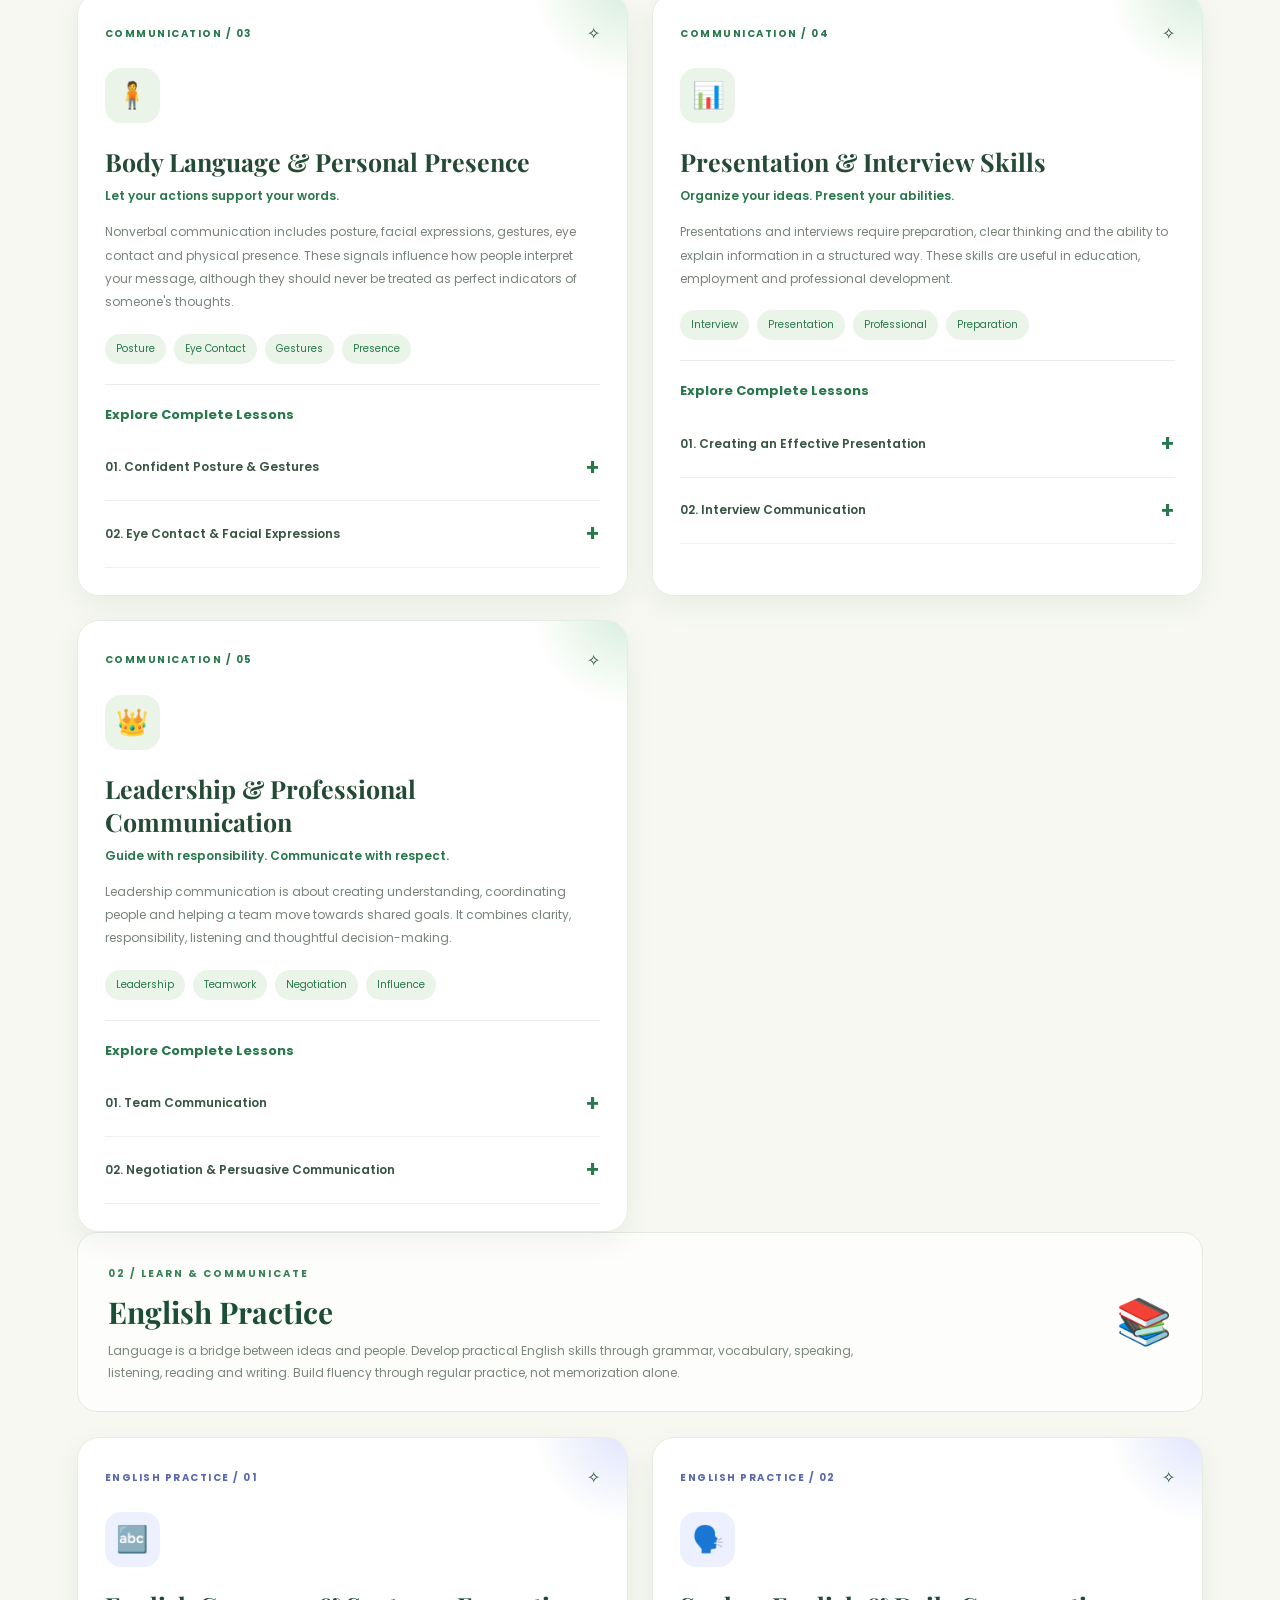
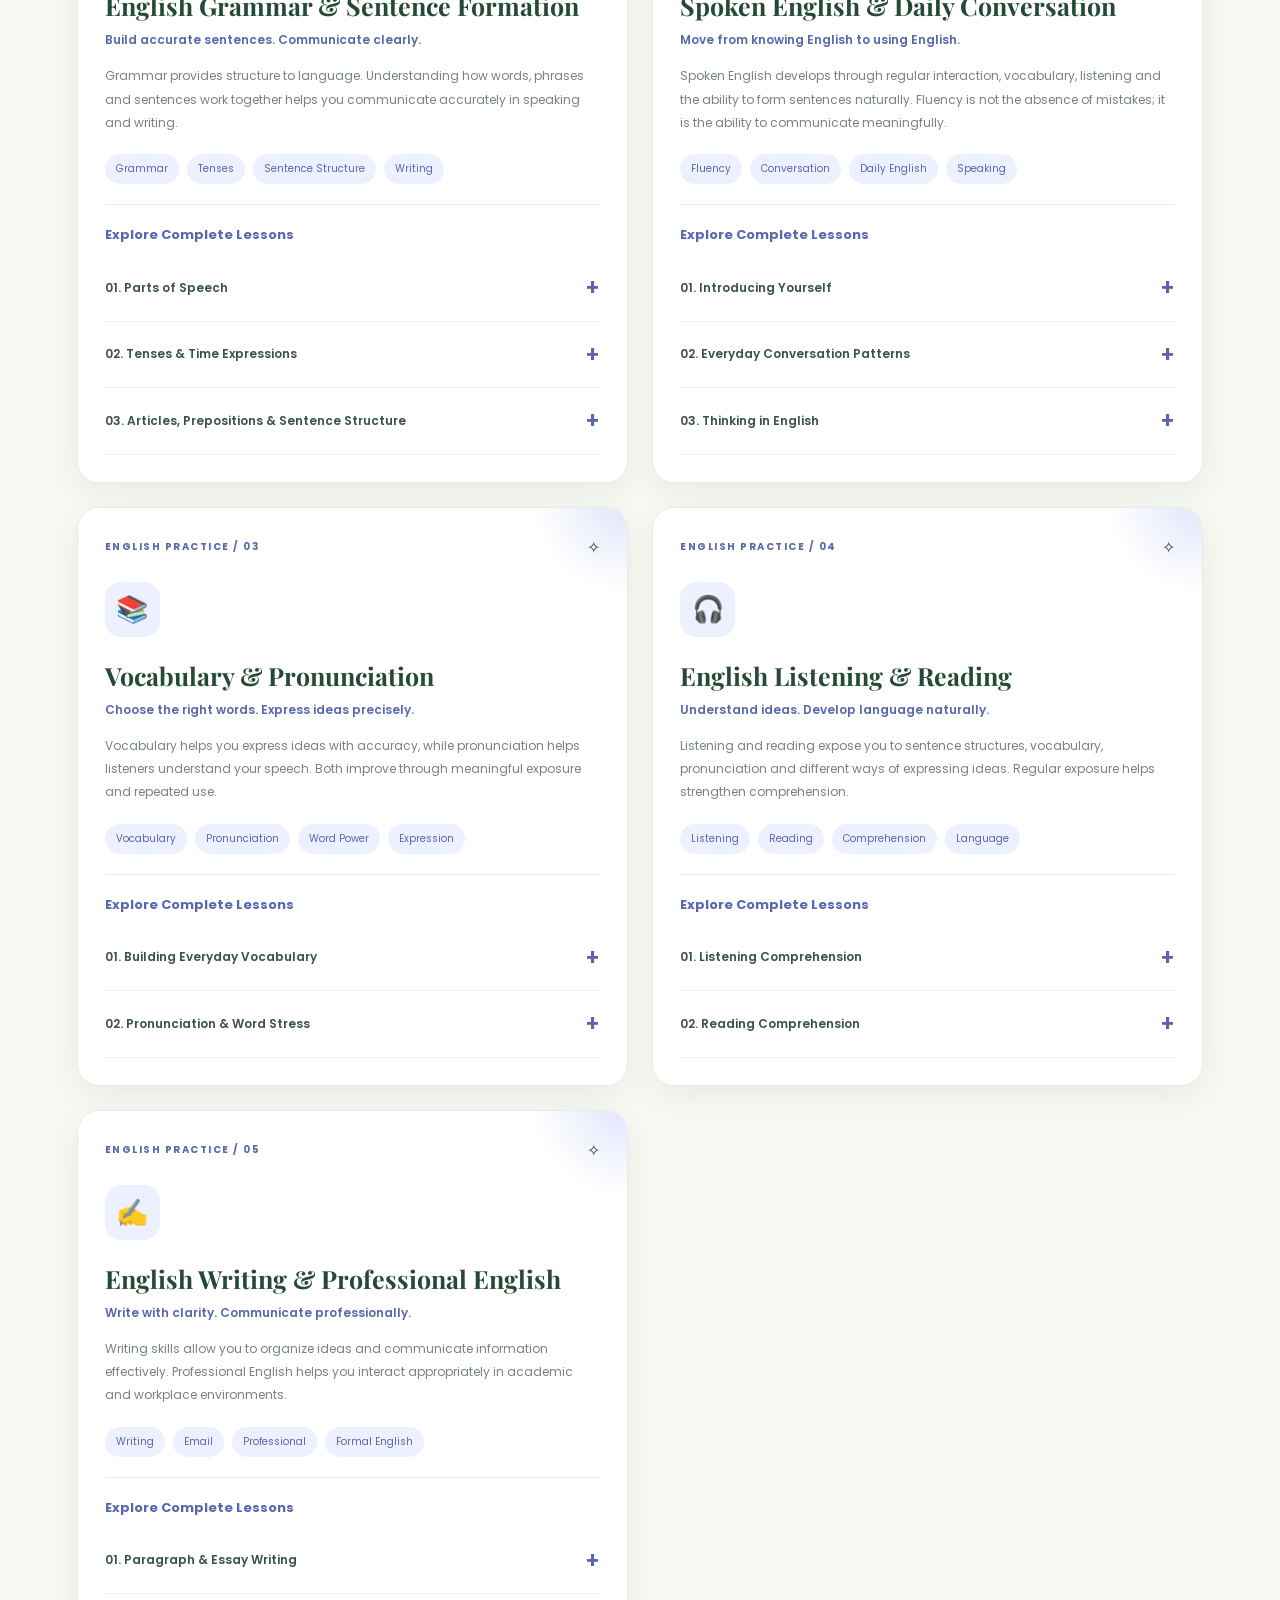
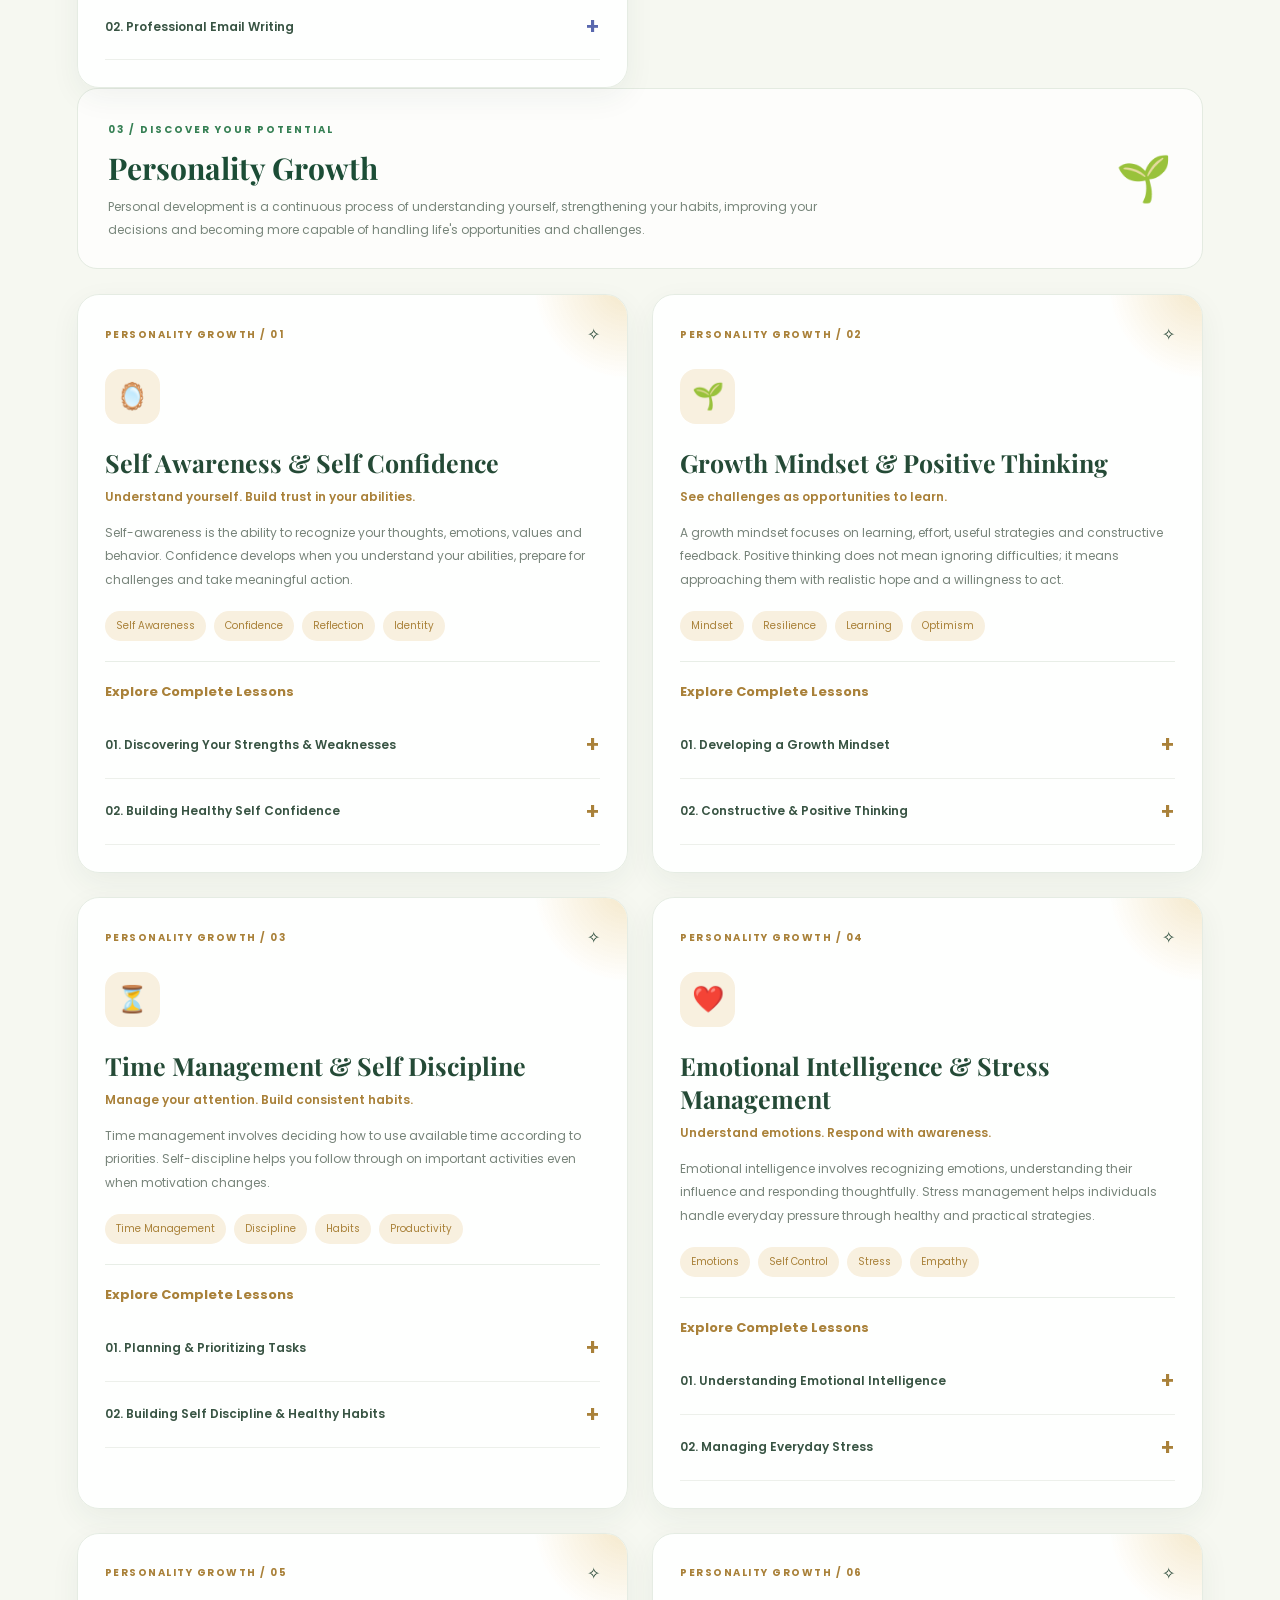
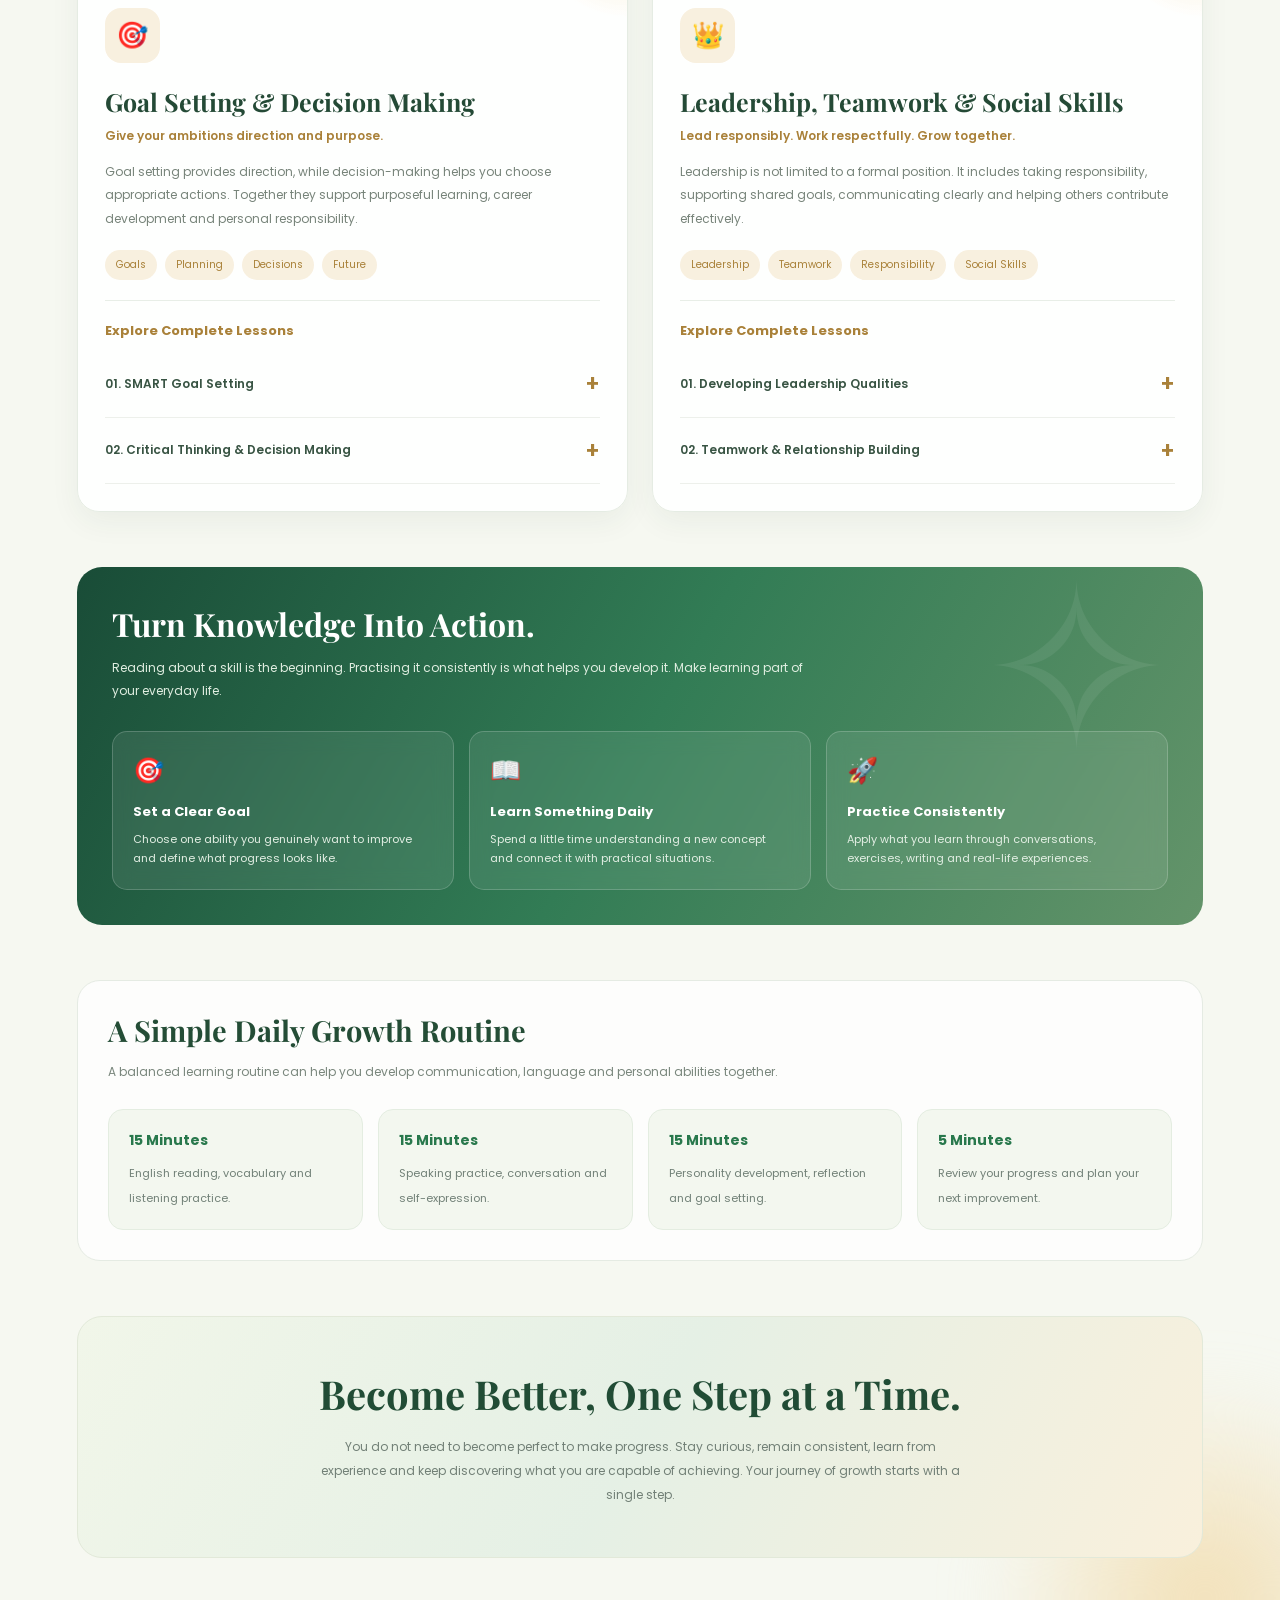
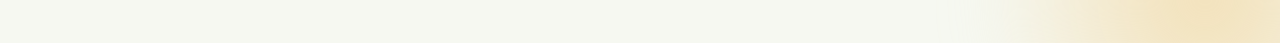
<file: skills.html>
<!DOCTYPE html>
<html lang="en">
<head>
<meta charset="UTF-8">
<meta name="viewport" content="width=device-width, initial-scale=1.0">
<title>Enhance Skills | VyomShikhar</title>

<link href="https://fonts.googleapis.com/css2?family=Poppins:wght@300;400;500;600;700;800&family=Playfair+Display:wght@500;600;700&display=swap" rel="stylesheet">

<style>

/* ================= GLOBAL ================= */

*{
    margin:0;
    padding:0;
    box-sizing:border-box;
}

html{
    scroll-behavior:smooth;
}

body{
    font-family:'Poppins',sans-serif;
    background:#f6f8f1;
    color:#254635;
    overflow-x:hidden;
}

button{
    font-family:inherit;
}

/* ================= MAIN SECTION ================= */

.skills-section{
    width:100%;
    padding:85px 6%;
    position:relative;
    overflow:hidden;
    isolation:isolate;
}

.skills-section::before{
    content:"";
    position:absolute;
    width:480px;
    height:480px;
    top:-180px;
    left:-170px;
    background:radial-gradient(circle,#c4e5cc,transparent 70%);
    filter:blur(25px);
    z-index:-1;
    animation:float 9s ease-in-out infinite alternate;
}

.skills-section::after{
    content:"";
    position:absolute;
    width:450px;
    height:450px;
    bottom:-180px;
    right:-150px;
    background:radial-gradient(circle,#f2dfb5,transparent 70%);
    filter:blur(30px);
    z-index:-1;
    animation:float 8s ease-in-out infinite alternate-reverse;
}

@keyframes float{
    to{transform:translate(35px,30px);}
}

/* ================= HERO ================= */

.skills-hero{
    max-width:850px;
    margin:0 auto 55px;
    text-align:center;
    animation:fadeUp .8s ease;
}

.hero-tag{
    display:inline-block;
    padding:10px 22px;
    background:#e2f0e4;
    border-radius:30px;
    color:#26754b;
    font-size:11px;
    letter-spacing:2px;
    font-weight:700;
    margin-bottom:22px;
}

.skills-hero h1{
    font-family:'Playfair Display',serif;
    font-size:clamp(38px,5vw,65px);
    line-height:1.2;
    color:#194631;
    margin-bottom:20px;
}

.skills-hero h1 span{
    background:linear-gradient(100deg,#268052,#b18a43);
    background-clip:text;
    -webkit-background-clip:text;
    color:transparent;
}

.skills-hero p{
    max-width:700px;
    margin:auto;
    font-size:14px;
    color:#718077;
    line-height:2;
}

.hero-bottom{
    display:flex;
    justify-content:center;
    flex-wrap:wrap;
    gap:30px;
    margin-top:30px;
}

.hero-stat{
    text-align:center;
}

.hero-stat strong{
    display:block;
    font-size:22px;
    color:#28754b;
}

.hero-stat span{
    font-size:10px;
    color:#849087;
    letter-spacing:1px;
    text-transform:uppercase;
}

/* ================= FILTER ================= */

.filter-container{
    display:flex;
    justify-content:center;
    flex-wrap:wrap;
    gap:12px;
    margin-bottom:40px;
}

.filter-btn{
    border:1px solid #dce8dc;
    background:rgba(255,255,255,.8);
    color:#45634e;
    padding:12px 23px;
    border-radius:30px;
    cursor:pointer;
    font-size:12px;
    font-weight:600;
    transition:.3s;
}

.filter-btn:hover,
.filter-btn.active{
    background:linear-gradient(120deg,#26794e,#174a36);
    color:white;
    transform:translateY(-3px);
    box-shadow:0 8px 20px #276f4930;
}

/* ================= CATEGORY HEADER ================= */

.category-intro{
    max-width:1250px;
    margin:0 auto 25px;
    padding:26px 30px;
    background:rgba(255,255,255,.75);
    border:1px solid #e4ebe1;
    border-radius:20px;
    display:flex;
    justify-content:space-between;
    align-items:center;
    gap:20px;
}

.category-intro h2{
    font-family:'Playfair Display',serif;
    font-size:30px;
    margin:8px 0;
    color:#1c4d36;
}

.category-intro p{
    font-size:12px;
    line-height:1.9;
    color:#78867b;
    max-width:750px;
}

.category-intro .small-tag{
    font-size:10px;
    letter-spacing:2px;
    font-weight:700;
    color:#368054;
}

/* ================= GRID ================= */

.modules-grid{
    max-width:1250px;
    margin:auto;
    display:grid;
    grid-template-columns:repeat(2,minmax(0,1fr));
    gap:24px;
}

/* ================= MODULE CARD ================= */

.module-card{
    background:rgba(255,255,255,.9);
    border:1px solid #e5ece3;
    border-radius:22px;
    padding:27px;
    position:relative;
    overflow:hidden;
    box-shadow:0 10px 30px rgba(30,70,45,.06);
    transition:.4s;
    animation:fadeUp .6s ease both;
    --accent:#28784c;
    --soft:#eaf4e9;
    --glow:#c9e7cf;
}

.module-card:hover{
    transform:translateY(-7px);
    box-shadow:0 20px 40px rgba(30,70,45,.12);
}

.module-card::before{
    content:"";
    position:absolute;
    width:190px;
    height:190px;
    top:-105px;
    right:-95px;
    background:radial-gradient(circle,var(--glow),transparent 70%);
    opacity:.75;
    z-index:0;
    transition:.5s;
    pointer-events:none;
}

.module-card:hover::before{
    transform:scale(1.5);
}

.module-card>*{
    position:relative;
    z-index:1;
}

.module-card.english{
    --accent:#5968ae;
    --soft:#edf0ff;
    --glow:#d4dafa;
}

.module-card.personality{
    --accent:#a98139;
    --soft:#f8f0df;
    --glow:#f0dfb6;
}

.module-card.communication{
    --accent:#28784c;
    --soft:#eaf4e9;
    --glow:#c9e7cf;
}

.module-top{
    display:flex;
    justify-content:space-between;
    align-items:center;
}

.module-number{
    font-size:10px;
    letter-spacing:1.5px;
    color:var(--accent);
    font-weight:700;
}

.module-icon{
    width:55px;
    height:55px;
    background:var(--soft);
    display:grid;
    place-items:center;
    border-radius:16px;
    font-size:26px;
    margin:22px 0;
    transition:.4s;
    mix-blend-mode:multiply;
}

.module-card:hover .module-icon{
    transform:rotate(-8deg) scale(1.08);
}

.module-card h3{
    font-family:'Playfair Display',serif;
    font-size:25px;
    color:#244a36;
    margin-bottom:9px;
}

.module-subtitle{
    color:var(--accent);
    font-size:12px;
    font-weight:600;
    margin-bottom:15px;
}

.module-description{
    color:#77847a;
    font-size:12px;
    line-height:1.95;
}

.module-tags{
    display:flex;
    flex-wrap:wrap;
    gap:8px;
    margin:20px 0;
}

.module-tags span{
    background:var(--soft);
    color:var(--accent);
    padding:7px 11px;
    font-size:10px;
    border-radius:30px;
}

.module-divider{
    height:1px;
    background:#e8eee7;
    margin:20px 0;
}

/* ================= LESSON ================= */

.lesson{
    border-bottom:1px solid #edf0eb;
    padding:14px 0;
}

.lesson summary{
    list-style:none;
    cursor:pointer;
    display:flex;
    align-items:center;
    justify-content:space-between;
    gap:10px;
    color:#385443;
    font-size:12px;
    font-weight:600;
    line-height:1.7;
}

.lesson summary::-webkit-details-marker{
    display:none;
}

.lesson summary::after{
    content:"+";
    font-size:22px;
    color:var(--accent);
    flex-shrink:0;
    transition:.3s;
}

.lesson[open] summary::after{
    content:"−";
}

.lesson-content{
    padding:18px 0 8px;
    animation:fadeUp .35s ease;
}

.lesson-content p{
    color:#758177;
    font-size:12px;
    line-height:2;
    margin-bottom:13px;
}

.lesson-content h5{
    font-size:12px;
    color:var(--accent);
    margin:19px 0 9px;
}

.lesson-content ul,
.lesson-content ol{
    padding-left:20px;
    color:#66766b;
    font-size:11px;
    line-height:2.1;
    margin-bottom:15px;
}

.lesson-content li{
    padding-left:3px;
}

.example-box,
.technique-box,
.challenge-box,
.mistake-box{
    padding:15px;
    border-radius:12px;
    margin:14px 0;
    border-left:3px solid var(--accent);
    background:var(--soft);
}

.example-box strong,
.technique-box strong,
.challenge-box strong,
.mistake-box strong{
    font-size:11px;
    color:var(--accent);
}

.example-box p,
.technique-box p,
.challenge-box p,
.mistake-box p{
    margin:7px 0 0;
    color:#627366;
    font-size:11px;
    line-height:1.9;
}

.lesson-quote{
    padding:15px;
    margin:15px 0;
    border-radius:10px;
    background:#f6f8f3;
    border-left:3px solid #c3a466;
    font-family:'Playfair Display',serif;
    font-size:15px;
    line-height:1.7;
    color:#48634e;
    font-style:italic;
}

/* ================= PRACTICE ================= */

.practice-section{
    max-width:1250px;
    margin:55px auto 0;
    padding:35px;
    border-radius:25px;
    background:linear-gradient(120deg,#194c37,#327c55,#64946a);
    color:white;
    position:relative;
    overflow:hidden;
}

.practice-section::after{
    content:"✧";
    position:absolute;
    right:30px;
    top:-70px;
    font-size:230px;
    color:#ffffff12;
}

.practice-section h2{
    font-family:'Playfair Display',serif;
    font-size:32px;
    margin-bottom:12px;
}

.practice-section>p{
    color:#e0eee1;
    font-size:12px;
    line-height:1.9;
    max-width:700px;
}

.practice-grid{
    display:grid;
    grid-template-columns:repeat(3,1fr);
    gap:15px;
    margin-top:28px;
}

.practice-item{
    background:#ffffff16;
    border:1px solid #ffffff30;
    padding:20px;
    border-radius:15px;
    backdrop-filter:blur(10px);
}

.practice-item span{
    font-size:25px;
}

.practice-item h3{
    font-size:13px;
    margin:12px 0 8px;
}

.practice-item p{
    color:#e3efe4;
    font-size:11px;
    line-height:1.8;
}

/* ================= DAILY JOURNEY ================= */

.journey-section{
    max-width:1250px;
    margin:55px auto 0;
    padding:30px;
    border-radius:23px;
    background:rgba(255,255,255,.8);
    border:1px solid #e5ebe3;
}

.journey-section h2{
    font-family:'Playfair Display',serif;
    font-size:29px;
    color:#244d36;
    margin-bottom:12px;
}

.journey-section>p{
    color:#7a877d;
    font-size:12px;
    line-height:1.9;
}

.journey-grid{
    display:grid;
    grid-template-columns:repeat(4,1fr);
    gap:15px;
    margin-top:25px;
}

.journey-item{
    padding:20px;
    background:#f3f7ef;
    border-radius:15px;
    border:1px solid #e4ede1;
}

.journey-item strong{
    display:block;
    color:#28784c;
    font-size:14px;
    margin-bottom:8px;
}

.journey-item span{
    color:#718077;
    font-size:11px;
    line-height:1.8;
}

/* ================= FOOTER MESSAGE ================= */

.growth-banner{
    max-width:1250px;
    margin:55px auto 0;
    text-align:center;
    padding:50px 25px;
    border-radius:25px;
    background:linear-gradient(120deg,#f1f6e9,#e5f0e5,#f9f0dc);
    border:1px solid #e2e9d9;
}

.growth-banner h2{
    font-family:'Playfair Display',serif;
    font-size:clamp(27px,4vw,40px);
    color:#214c35;
    margin-bottom:15px;
}

.growth-banner p{
    color:#728077;
    font-size:12px;
    line-height:2;
    max-width:650px;
    margin:auto;
}

/* ================= ANIMATION ================= */

@keyframes fadeUp{
    from{
        opacity:0;
        transform:translateY(20px);
    }
    to{
        opacity:1;
        transform:translateY(0);
    }
}

/* ================= TABLET ================= */

@media(max-width:950px){

    .modules-grid{
        grid-template-columns:repeat(2,minmax(0,1fr));
    }

    .journey-grid{
        grid-template-columns:repeat(2,1fr);
    }

}

/* ================= MOBILE ================= */

@media(max-width:650px){

    .skills-section{
        padding:55px 5%;
    }

    .skills-hero{
        margin-bottom:35px;
    }

    .skills-hero p{
        font-size:12px;
    }

    .hero-bottom{
        gap:18px;
    }

    .category-intro{
        flex-direction:column;
        align-items:flex-start;
        padding:22px;
    }

    .category-intro h2{
        font-size:26px;
    }

    .modules-grid{
        grid-template-columns:1fr;
        gap:18px;
    }

    .module-card{
        padding:22px;
    }

    .practice-section{
        padding:27px 22px;
    }

    .practice-section h2{
        font-size:27px;
    }

    .practice-grid{
        grid-template-columns:1fr;
    }

    .journey-section{
        padding:24px 20px;
    }

    .journey-grid{
        grid-template-columns:1fr 1fr;
    }

    .growth-banner{
        padding:35px 20px;
    }

}

@media(max-width:380px){

    .skills-hero h1{
        font-size:34px;
    }

    .filter-btn{
        padding:10px 13px;
        font-size:10px;
    }

    .journey-grid{
        grid-template-columns:1fr;
    }

}

/* ACCESSIBILITY */

@media(prefers-reduced-motion:reduce){

    *,
    *::before,
    *::after{
        animation:none!important;
        transition:none!important;
        scroll-behavior:auto!important;
    }

}

</style>
</head>

<body>

<section class="skills-section">

<!-- ================= HERO ================= -->

<header class="skills-hero">

    <span class="hero-tag">THE JOURNEY OF SELF DEVELOPMENT</span>

    <h1>
        Enhance Your <span>Skills.</span><br>
        Elevate Your Life.
    </h1>

    <p>
        Knowledge gives you direction, practice gives you ability
        and consistency turns ability into excellence.
        Explore essential life skills, strengthen your personality
        and develop the confidence to move forward.
    </p>

    <div class="hero-bottom">

        <div class="hero-stat">
            <strong>03</strong>
            <span>Learning Paths</span>
        </div>

        <div class="hero-stat">
            <strong>18</strong>
            <span>Core Modules</span>
        </div>

        <div class="hero-stat">
            <strong>∞</strong>
            <span>Growth Opportunities</span>
        </div>

    </div>

</header>


<!-- ================= FILTER ================= -->

<div class="filter-container">

    <button class="filter-btn active" data-filter="all">
        All Learning
    </button>

    <button class="filter-btn" data-filter="communication">
        Communication Skills
    </button>

    <button class="filter-btn" data-filter="english">
        English Practice
    </button>

    <button class="filter-btn" data-filter="personality">
        Personality Growth
    </button>

</div>


<!-- ================= COMMUNICATION ================= -->

<section class="category-block" data-category-block="communication">

    <div class="category-intro">

        <div>
            <span class="small-tag">01 / EXPRESS YOURSELF</span>

            <h2>Communication Skills</h2>

            <p>
                Communication is the foundation of meaningful relationships,
                effective teamwork and professional success. Learn to
                express your thoughts clearly, listen actively and
                communicate with confidence in different situations.
            </p>
        </div>

        <span style="font-size:45px;">💬</span>

    </div>

    <div class="modules-grid" id="communication-grid"></div>

</section>


<!-- ================= ENGLISH ================= -->

<section class="category-block" data-category-block="english">

    <div class="category-intro">

        <div>
            <span class="small-tag">02 / LEARN & COMMUNICATE</span>

            <h2>English Practice</h2>

            <p>
                Language is a bridge between ideas and people.
                Develop practical English skills through grammar,
                vocabulary, speaking, listening, reading and writing.
                Build fluency through regular practice, not memorization alone.
            </p>
        </div>

        <span style="font-size:45px;">📚</span>

    </div>

    <div class="modules-grid" id="english-grid"></div>

</section>


<!-- ================= PERSONALITY ================= -->

<section class="category-block" data-category-block="personality">

    <div class="category-intro">

        <div>
            <span class="small-tag">03 / DISCOVER YOUR POTENTIAL</span>

            <h2>Personality Growth</h2>

            <p>
                Personal development is a continuous process of
                understanding yourself, strengthening your habits,
                improving your decisions and becoming more capable
                of handling life's opportunities and challenges.
            </p>
        </div>

        <span style="font-size:45px;">🌱</span>

    </div>

    <div class="modules-grid" id="personality-grid"></div>

</section>


<!-- ================= PRACTICE ================= -->

<section class="practice-section">

    <h2>Turn Knowledge Into Action.</h2>

    <p>
        Reading about a skill is the beginning. Practising it
        consistently is what helps you develop it. Make learning
        part of your everyday life.
    </p>

    <div class="practice-grid">

        <div class="practice-item">
            <span>🎯</span>
            <h3>Set a Clear Goal</h3>
            <p>
                Choose one ability you genuinely want to improve
                and define what progress looks like.
            </p>
        </div>

        <div class="practice-item">
            <span>📖</span>
            <h3>Learn Something Daily</h3>
            <p>
                Spend a little time understanding a new concept
                and connect it with practical situations.
            </p>
        </div>

        <div class="practice-item">
            <span>🚀</span>
            <h3>Practice Consistently</h3>
            <p>
                Apply what you learn through conversations,
                exercises, writing and real-life experiences.
            </p>
        </div>

    </div>

</section>


<!-- ================= DAILY ROUTINE ================= -->

<section class="journey-section">

    <h2>A Simple Daily Growth Routine</h2>

    <p>
        A balanced learning routine can help you develop
        communication, language and personal abilities together.
    </p>

    <div class="journey-grid">

        <div class="journey-item">
            <strong>15 Minutes</strong>
            <span>
                English reading, vocabulary and listening practice.
            </span>
        </div>

        <div class="journey-item">
            <strong>15 Minutes</strong>
            <span>
                Speaking practice, conversation and self-expression.
            </span>
        </div>

        <div class="journey-item">
            <strong>15 Minutes</strong>
            <span>
                Personality development, reflection and goal setting.
            </span>
        </div>

        <div class="journey-item">
            <strong>5 Minutes</strong>
            <span>
                Review your progress and plan your next improvement.
            </span>
        </div>

    </div>

</section>


<!-- ================= FINAL MESSAGE ================= -->

<div class="growth-banner">

    <h2>Become Better, One Step at a Time.</h2>

    <p>
        You do not need to become perfect to make progress.
        Stay curious, remain consistent, learn from experience
        and keep discovering what you are capable of achieving.
        Your journey of growth starts with a single step.
    </p>

</div>

</section>


<!-- ================= JAVASCRIPT ================= -->

<script>

/* =====================================================
   COMPLETE LEARNING CONTENT DATABASE
===================================================== */

const learningData = {

communication: [

{
icon:"🎤",
title:"Public Speaking & Stage Confidence",
subtitle:"Speak with clarity. Inspire with your words.",
description:"Public speaking is the ability to communicate ideas, information and perspectives before an audience. A successful speaker does not necessarily use complicated words. They organize thoughts, communicate naturally and make their message meaningful.",
tags:["Speaking","Stage Confidence","Voice","Presentation"],
lessons:[

{
title:"Understanding Public Speaking",
intro:"Public speaking is an important communication skill used in classrooms, meetings, seminars, interviews and professional environments. It allows individuals to explain ideas, share knowledge and influence understanding through spoken communication.",
points:[
"Learn how to organize an introduction, main message and conclusion.",
"Understand the purpose and expectations of your audience.",
"Use examples and simple language to make ideas understandable.",
"Develop confidence through preparation and repeated practice."
],
tech:"Choose one topic every day. Write three main points, organize them into a short speech and practise speaking for two minutes. Gradually increase the duration.",
example:"Instead of beginning with 'Today I will talk about education', try 'Imagine a world where every child has the opportunity to learn. What could that change?'",
challenge:"Prepare and deliver a three-minute speech on 'The Importance of Education'.",
mistake:"Memorizing every sentence and becoming nervous when one word is forgotten. Understand your message and remember its main points instead."
},

{
title:"Overcoming Stage Fear",
intro:"Feeling nervous before speaking publicly is common. Stage confidence develops when you become familiar with the situation and learn to manage your physical and mental response to nervousness.",
points:[
"Prepare your opening sentences in advance.",
"Rehearse your speech several times.",
"Practise first in front of a mirror and then before a small group.",
"Focus on communicating your message instead of judging yourself.",
"Use slow breathing to settle yourself before beginning."
],
tech:"Use gradual exposure. Start by speaking alone, then record yourself, then speak to one person and eventually to a larger audience.",
example:"A student who fears classroom presentations can begin by explaining a topic to one friend before presenting it to the entire class.",
challenge:"Speak for two minutes in front of at least one other person.",
mistake:"Avoiding every speaking opportunity because of nervousness. Start with manageable situations and increase the difficulty gradually."
},

{
title:"Voice Modulation & Clear Expression",
intro:"Your voice influences how people understand your message. Volume, pace, pauses, pronunciation and emphasis can make a speech easier to follow and more engaging.",
points:[
"Speak at a comfortable and audible volume.",
"Slow down when explaining important ideas.",
"Use pauses after important statements.",
"Emphasize meaningful words naturally.",
"Pronounce words clearly without rushing."
],
tech:"Record the same paragraph twice. In the second recording, deliberately improve your pace, pauses and clarity. Compare both versions.",
example:"Compare 'Communication is important' with 'Communication... is the foundation of meaningful relationships.' A natural pause can emphasize the message.",
challenge:"Read one paragraph aloud and record it for one minute.",
mistake:"Speaking too quickly or shouting to appear confident. Aim for clarity, comfort and natural emphasis."
},

{
title:"Audience Engagement & Storytelling",
intro:"People connect with information more easily when it is relevant, relatable and supported by examples. Storytelling makes abstract ideas easier to understand.",
points:[
"Begin with a question, observation or short story.",
"Use examples that relate to your audience.",
"Ask thoughtful questions.",
"Connect information with real-life experiences.",
"Keep your message focused."
],
tech:"Use the Story-Point-Lesson approach. Tell a short story, explain the main point and show what the audience can learn from it.",
example:"When discussing discipline, share a short story about how a student developed a daily study routine instead of only listing rules.",
challenge:"Explain a lesson you learned from personal experience in two minutes.",
mistake:"Adding unrelated stories or too many jokes. Every example should support the central message."
}

]
},

{
icon:"🤝",
title:"Conversation & Active Listening",
subtitle:"Understand others before expecting to be understood.",
description:"Effective conversation involves both speaking and listening. Good communicators pay attention, ask meaningful questions, understand different viewpoints and respond thoughtfully rather than simply waiting for their turn to speak.",
tags:["Listening","Conversation","Empathy","Relationships"],
lessons:[

{
title:"Active Listening",
intro:"Active listening means giving full attention to a speaker and making an effort to understand their message, emotions and perspective. It improves relationships and reduces misunderstandings.",
points:[
"Give the speaker your attention.",
"Avoid unnecessary interruptions.",
"Ask relevant follow-up questions.",
"Notice the main idea and supporting details.",
"Summarize important points when appropriate."
],
tech:"Use the Listen-Understand-Respond method. First listen without interrupting, then identify the central message and finally give a relevant response.",
example:"If someone says they are worried about an examination, instead of immediately giving advice, ask which part is troubling them most.",
challenge:"Have a five-minute conversation in which your main goal is to understand the other person's point of view.",
mistake:"Thinking about your response while the other person is still speaking. Concentrate on their message first."
},

{
title:"Starting and Maintaining Conversations",
intro:"Conversation skills help people build connections in social, academic and professional environments. A good conversation begins with a relevant opening and develops through mutual interest.",
points:[
"Start with a friendly greeting.",
"Ask open-ended questions.",
"Find a shared topic of interest.",
"Share relevant experiences without dominating.",
"Recognize when a conversation should naturally end."
],
tech:"Use the QUESTION technique: ask about a topic, listen to the answer, share a related thought and ask a meaningful follow-up question.",
example:"Instead of asking only 'Do you like reading?', ask 'What kind of books have you enjoyed recently and why?'",
challenge:"Start a meaningful conversation with a classmate or colleague about a shared interest.",
mistake:"Asking too many questions like an interview or talking only about yourself. Maintain a natural balance."
},

{
title:"Empathy & Understanding Different Perspectives",
intro:"Empathy is the ability to understand another person's feelings or perspective. It helps build trust and makes communication more respectful and constructive.",
points:[
"Try to understand the situation from another person's perspective.",
"Respect differences in opinion.",
"Listen without making immediate judgments.",
"Use thoughtful and considerate language.",
"Recognize that people may experience the same situation differently."
],
tech:"Before disagreeing, explain what you understood about the other person's viewpoint. Then share your own perspective respectfully.",
example:"You can say 'I understand why you see it that way. My experience has been a little different.'",
challenge:"During one discussion, identify one viewpoint that differs from yours and try to understand its reasoning.",
mistake:"Assuming that empathy means agreeing with everyone. You can understand someone without sharing their opinion."
},

{
title:"Conflict Resolution & Constructive Feedback",
intro:"Disagreements are natural in relationships and workplaces. Constructive communication helps people discuss problems without turning differences into personal attacks.",
points:[
"Focus on the issue rather than attacking the person.",
"Describe the situation clearly.",
"Listen to the other person's explanation.",
"Suggest practical solutions.",
"Give feedback respectfully and specifically."
],
tech:"Use the Situation-Behavior-Impact approach. Explain the situation, describe the observed behavior and discuss its impact without making personal judgments.",
example:"Instead of saying 'You are careless', say 'The report was submitted after the deadline, which affected our schedule. How can we avoid this next time?'",
challenge:"Practise expressing disagreement respectfully using one specific example.",
mistake:"Using insulting language, assumptions or generalizations. Discuss observable actions and possible solutions."
}

]
},

{
icon:"🧍",
title:"Body Language & Personal Presence",
subtitle:"Let your actions support your words.",
description:"Nonverbal communication includes posture, facial expressions, gestures, eye contact and physical presence. These signals influence how people interpret your message, although they should never be treated as perfect indicators of someone's thoughts.",
tags:["Posture","Eye Contact","Gestures","Presence"],
lessons:[

{
title:"Confident Posture & Gestures",
intro:"Posture and gestures contribute to how naturally and comfortably you communicate. Relaxed shoulders, balanced posture and purposeful gestures can help your message feel more composed.",
points:[
"Stand or sit comfortably with a balanced posture.",
"Keep your shoulders relaxed.",
"Use natural hand movements to explain ideas.",
"Avoid repetitive movements that distract from your message.",
"Maintain a comfortable distance from others."
],
tech:"Record a short introduction and observe whether your movements support your words. Practise a relaxed posture rather than forcing a rigid pose.",
example:"When explaining three ideas, use a natural counting gesture to help the audience follow the structure.",
challenge:"Give a one-minute introduction while maintaining relaxed posture and purposeful gestures.",
mistake:"Exaggerating hand movements or copying another person's body language. Develop a natural style."
},

{
title:"Eye Contact & Facial Expressions",
intro:"Appropriate eye contact and facial expressions help create a sense of attention and connection during conversations.",
points:[
"Maintain comfortable eye contact.",
"Look away naturally when appropriate.",
"Use facial expressions that match your message.",
"Show interest through attentive expressions.",
"Respect cultural and individual differences."
],
tech:"While speaking to a small group, naturally distribute your attention among different listeners instead of looking at only one person.",
example:"A warm expression and attentive look during a greeting can make an interaction feel more welcoming.",
challenge:"Practise a short conversation while maintaining comfortable eye contact.",
mistake:"Staring continuously or assuming that limited eye contact always indicates dishonesty or lack of confidence."
}
]
},

{
icon:"📊",
title:"Presentation & Interview Skills",
subtitle:"Organize your ideas. Present your abilities.",
description:"Presentations and interviews require preparation, clear thinking and the ability to explain information in a structured way. These skills are useful in education, employment and professional development.",
tags:["Interview","Presentation","Professional","Preparation"],
lessons:[

{
title:"Creating an Effective Presentation",
intro:"A presentation is a structured way of sharing information with an audience. A clear beginning, logical sequence and meaningful conclusion make it easier to understand.",
points:[
"Identify the purpose of your presentation.",
"Understand the audience.",
"Organize information into clear sections.",
"Use relevant examples and simple visuals.",
"Finish with a meaningful conclusion."
],
tech:"Use the Beginning-Message-Example-Conclusion structure. Introduce the subject, explain the main idea, provide examples and summarize the key message.",
example:"For a presentation about technology, begin with a real-life problem, explain how technology helps and conclude with its opportunities and limitations.",
challenge:"Prepare five slides on 'Technology in Modern Education' and explain them in three minutes.",
mistake:"Putting entire paragraphs on slides. Use short points and explain the details verbally."
},

{
title:"Interview Communication",
intro:"An interview is an opportunity to communicate your experience, abilities, motivation and suitability for a role. Honest, relevant and structured answers are more effective than memorized statements.",
points:[
"Research the organization and position.",
"Understand your own experiences and achievements.",
"Prepare examples that demonstrate your abilities.",
"Listen carefully to each question.",
"Ask relevant questions when given the opportunity."
],
tech:"Use STAR for experience-based questions: Situation, Task, Action and Result. Explain the context, responsibility, steps taken and outcome.",
example:"Question: Tell me about a challenge you faced. Explain the situation, what you needed to do, the action you took and what happened.",
challenge:"Practise answering 'Tell me about yourself', 'What are your strengths?' and 'Why should we select you?'",
mistake:"Giving exaggerated answers or pretending to have experience you do not possess. Be honest and explain your willingness to learn."
}
]
},

{
icon:"👑",
title:"Leadership & Professional Communication",
subtitle:"Guide with responsibility. Communicate with respect.",
description:"Leadership communication is about creating understanding, coordinating people and helping a team move towards shared goals. It combines clarity, responsibility, listening and thoughtful decision-making.",
tags:["Leadership","Teamwork","Negotiation","Influence"],
lessons:[

{
title:"Team Communication",
intro:"Successful teamwork requires shared understanding, clear responsibilities and respectful discussion. Team members need to exchange information and coordinate their efforts.",
points:[
"Clarify common goals.",
"Define responsibilities.",
"Share relevant information on time.",
"Invite different viewpoints.",
"Recognize contributions and resolve misunderstandings."
],
tech:"At the beginning of a group task, agree on the objective, individual responsibilities, deadlines and communication method.",
example:"In a college project, assign research, writing, design and presentation responsibilities to different members.",
challenge:"Organize a small group activity and clearly communicate everyone's responsibilities.",
mistake:"Assuming everyone understands the plan without checking. Confirm important details."
},

{
title:"Negotiation & Persuasive Communication",
intro:"Persuasive communication means presenting reasons, evidence and benefits to help others understand your viewpoint. Negotiation involves finding workable agreements between different interests.",
points:[
"Understand the interests of everyone involved.",
"Present clear reasons and supporting evidence.",
"Listen to objections.",
"Look for common ground.",
"Focus on fair and practical solutions."
],
tech:"Prepare your objective, understand the other side's needs and identify possible compromises before beginning a negotiation.",
example:"When planning a team deadline, discuss workload and available time before proposing a realistic schedule.",
challenge:"Present a reasoned argument on why students should develop a regular reading habit.",
mistake:"Confusing persuasion with pressure. Respect the other person's right to disagree."
}
]
}

],


english: [

{
icon:"🔤",
title:"English Grammar & Sentence Formation",
subtitle:"Build accurate sentences. Communicate clearly.",
description:"Grammar provides structure to language. Understanding how words, phrases and sentences work together helps you communicate accurately in speaking and writing.",
tags:["Grammar","Tenses","Sentence Structure","Writing"],
lessons:[

{
title:"Parts of Speech",
intro:"Parts of speech explain the different functions words perform in a sentence. Understanding them helps you recognize how language is organized.",
points:[
"Noun: names a person, place, thing or idea.",
"Pronoun: replaces a noun.",
"Verb: expresses an action or state.",
"Adjective: describes a noun.",
"Adverb: modifies a verb, adjective or another adverb.",
"Preposition: shows relationships between words.",
"Conjunction: connects words or clauses.",
"Interjection: expresses a sudden feeling."
],
tech:"Take five sentences from an article and identify the nouns, verbs, adjectives and other parts of speech.",
example:"The intelligent student quickly completed the assignment. Intelligent describes student, quickly describes completed and assignment is the object.",
challenge:"Write ten original sentences and identify at least three different parts of speech in each.",
mistake:"Memorizing definitions without seeing how words function in actual sentences. Learn through examples."
},

{
title:"Tenses & Time Expressions",
intro:"Tenses help communicate when an action happens and how it relates to time. A strong understanding of tense forms makes everyday communication clearer.",
points:[
"Present Simple: I study every day.",
"Present Continuous: I am studying now.",
"Past Simple: I studied yesterday.",
"Past Continuous: I was studying at that time.",
"Future Simple: I will study tomorrow.",
"Learn perfect and perfect continuous forms through practical examples."
],
tech:"Choose one daily activity and describe it in the past, present and future. Then practise different forms with time expressions.",
example:"I read books. I am reading a book. I read a book yesterday. I will read another book tomorrow.",
challenge:"Write five sentences each about your past, present and future activities.",
mistake:"Trying to memorize tense formulas without understanding the context and time of the action."
},

{
title:"Articles, Prepositions & Sentence Structure",
intro:"Articles and prepositions add important details to sentences. Sentence structure helps organize words so that the intended meaning is clear.",
points:[
"Understand the use of a, an and the.",
"Learn common prepositions such as in, on, at, under and between.",
"Understand subject, verb and object patterns.",
"Practise positive, negative and interrogative sentences.",
"Learn how clauses combine to form complex sentences."
],
tech:"Read a paragraph and underline articles and prepositions. Rewrite three sentences using a different structure without changing their meaning.",
example:"She is in the room. The book is on the table. He arrived at the station.",
challenge:"Write ten sentences using different prepositions and articles.",
mistake:"Translating word by word from another language. Learn common English sentence patterns."
}
]
},

{
icon:"🗣️",
title:"Spoken English & Daily Conversation",
subtitle:"Move from knowing English to using English.",
description:"Spoken English develops through regular interaction, vocabulary, listening and the ability to form sentences naturally. Fluency is not the absence of mistakes; it is the ability to communicate meaningfully.",
tags:["Fluency","Conversation","Daily English","Speaking"],
lessons:[

{
title:"Introducing Yourself",
intro:"Self-introduction is useful in classrooms, interviews, meetings and new social situations. A good introduction is clear, relevant and appropriate to the context.",
points:[
"Begin with a greeting.",
"Share your name and relevant background.",
"Mention your education or work when appropriate.",
"Explain your interests and current goals.",
"Finish naturally and confidently."
],
tech:"Prepare a short introduction using five points: identity, background, interests, strengths and goals. Practise adapting it to different situations.",
example:"Hello, my name is Rahul. I am currently studying commerce. I enjoy learning about technology and business. I am working on improving my communication skills.",
challenge:"Introduce yourself in 60 seconds without reading from a script.",
mistake:"Sharing unnecessary personal information or memorizing a robotic introduction. Keep it natural and relevant."
},

{
title:"Everyday Conversation Patterns",
intro:"Daily conversation involves greetings, requests, opinions, clarification and responses. Learning useful sentence patterns makes communication easier.",
points:[
"How are you doing today?",
"Could you please explain that again?",
"In my opinion, this is a useful idea.",
"I would like to know more about it.",
"That sounds interesting. Can you tell me more?",
"I understand your point, but I see it differently."
],
tech:"Choose one daily situation such as shopping, travelling or classroom discussion. Prepare useful expressions and practise a short dialogue.",
example:"A: Could you help me understand this topic? B: Certainly. Which part would you like me to explain?",
challenge:"Create a dialogue of ten exchanges about meeting a new person.",
mistake:"Using only memorized sentences in every situation. Adapt expressions to the context."
},

{
title:"Thinking in English",
intro:"Thinking directly in English can reduce the effort involved in translating every sentence. It develops gradually through vocabulary, exposure and repeated language use.",
points:[
"Name everyday objects in English.",
"Describe simple activities mentally.",
"Build short sentences using familiar words.",
"Read and listen to English regularly.",
"Accept simple expressions instead of searching for perfect sentences."
],
tech:"Spend five minutes describing what you see, what you are doing and what you plan to do, using simple English sentences.",
example:"I am sitting near the window. The weather is pleasant. I need to finish my work today.",
challenge:"Describe your surroundings in English for three minutes.",
mistake:"Stopping every few seconds to search for a complicated word. Use simpler language and continue."
}
]
},

{
icon:"📚",
title:"Vocabulary & Pronunciation",
subtitle:"Choose the right words. Express ideas precisely.",
description:"Vocabulary helps you express ideas with accuracy, while pronunciation helps listeners understand your speech. Both improve through meaningful exposure and repeated use.",
tags:["Vocabulary","Pronunciation","Word Power","Expression"],
lessons:[

{
title:"Building Everyday Vocabulary",
intro:"A useful vocabulary consists of words you understand and can use appropriately. Learning a few words deeply is often more effective than memorizing long lists.",
points:[
"Learn the meaning of each word.",
"Understand its part of speech.",
"Notice how it is used in a sentence.",
"Learn common synonyms and antonyms.",
"Practise using the word in your own writing."
],
tech:"Maintain a vocabulary journal. Record five words, their meanings, example sentences and one situation where you could use each word.",
example:"Confident: feeling assured about your abilities. Example: She felt confident before her presentation.",
challenge:"Learn five new words daily and write a paragraph using all five.",
mistake:"Memorizing translations without understanding context, word usage or pronunciation."
},

{
title:"Pronunciation & Word Stress",
intro:"Pronunciation includes individual sounds, syllables, word stress and sentence rhythm. Clear pronunciation makes communication easier without requiring you to imitate a particular accent.",
points:[
"Listen carefully to the pronunciation of unfamiliar words.",
"Break longer words into syllables.",
"Notice which syllable receives emphasis.",
"Practise difficult sounds gradually.",
"Use reliable dictionaries with audio pronunciation."
],
tech:"Listen to a short sentence, pause the audio and repeat it. Record yourself and compare clarity and rhythm.",
example:"The word 'important' has three syllables: im-POR-tant. Notice the main stress on the second syllable.",
challenge:"Choose ten unfamiliar words and practise their pronunciation aloud.",
mistake:"Believing that one particular accent is the only correct form of English. Focus on clarity and intelligibility."
}
]
},

{
icon:"🎧",
title:"English Listening & Reading",
subtitle:"Understand ideas. Develop language naturally.",
description:"Listening and reading expose you to sentence structures, vocabulary, pronunciation and different ways of expressing ideas. Regular exposure helps strengthen comprehension.",
tags:["Listening","Reading","Comprehension","Language"],
lessons:[

{
title:"Listening Comprehension",
intro:"Listening comprehension means understanding spoken information, identifying main ideas and recognizing important details. It develops through regular exposure to understandable material.",
points:[
"Start with short audio clips.",
"Listen once for the main idea.",
"Listen again for specific details.",
"Notice unfamiliar expressions.",
"Summarize what you understood."
],
tech:"Use the Listen-Repeat-Summarize method. Listen to a short clip, repeat useful phrases and explain its main idea in your own words.",
example:"Listen to a two-minute educational audio and identify its subject, two important points and the conclusion.",
challenge:"Listen to one English audio daily and write a five-line summary.",
mistake:"Trying to understand every individual word before understanding the overall message."
},

{
title:"Reading Comprehension",
intro:"Reading develops vocabulary, comprehension and the ability to understand how ideas are connected. Reading regularly also improves writing and general knowledge.",
points:[
"Read articles, short stories and educational texts.",
"Identify the main idea of each paragraph.",
"Notice supporting arguments and examples.",
"Use context to understand unfamiliar words.",
"Summarize the text in your own words."
],
tech:"Use the Preview-Read-Question-Summarize approach. Preview the title, read carefully, ask what the author means and summarize the key points.",
example:"After reading an article about environmental protection, explain its central argument and identify three supporting examples.",
challenge:"Read a short article and write a 100-word summary.",
mistake:"Reading quickly without checking whether you actually understood the message."
}
]
},

{
icon:"✍️",
title:"English Writing & Professional English",
subtitle:"Write with clarity. Communicate professionally.",
description:"Writing skills allow you to organize ideas and communicate information effectively. Professional English helps you interact appropriately in academic and workplace environments.",
tags:["Writing","Email","Professional","Formal English"],
lessons:[

{
title:"Paragraph & Essay Writing",
intro:"Good writing communicates one central idea through a logical sequence of sentences. A clear structure makes paragraphs and essays easier to understand.",
points:[
"Start with a clear topic sentence.",
"Develop the idea through supporting sentences.",
"Use relevant facts and examples.",
"Connect sentences logically.",
"Conclude by reinforcing the main point."
],
tech:"Use the Topic-Support-Example-Conclusion structure. Draft first, organize your thoughts and revise grammar and clarity afterward.",
example:"Topic: Reading develops knowledge. Support: It exposes us to different ideas. Example: Books introduce history, science and new perspectives. Conclusion: Regular reading supports lifelong learning.",
challenge:"Write a 150-word paragraph on 'The Importance of Education'.",
mistake:"Writing many unrelated sentences in one paragraph. Keep each paragraph focused on one main idea."
},

{
title:"Professional Email Writing",
intro:"A professional email should have a clear purpose, appropriate tone and organized information. It should help the recipient understand what is being communicated and what response is required.",
points:[
"Write a meaningful subject line.",
"Use an appropriate greeting.",
"Explain the purpose in the opening.",
"Present details in a clear sequence.",
"End with a polite closing and your name."
],
tech:"Before sending an email, check its purpose, recipient, subject, tone, grammar and any required attachments.",
example:"Subject: Request for Meeting\n\nDear Sir/Madam,\n\nI am writing to request a meeting to discuss the project requirements. Please let me know a suitable time.\n\nThank you for your consideration.\n\nRegards,\nYour Name",
challenge:"Write an email requesting information about an educational course.",
mistake:"Using informal language, unclear subjects or unnecessarily long paragraphs in professional communication."
}
]
}

],


personality: [

{
icon:"🪞",
title:"Self Awareness & Self Confidence",
subtitle:"Understand yourself. Build trust in your abilities.",
description:"Self-awareness is the ability to recognize your thoughts, emotions, values and behavior. Confidence develops when you understand your abilities, prepare for challenges and take meaningful action.",
tags:["Self Awareness","Confidence","Reflection","Identity"],
lessons:[

{
title:"Discovering Your Strengths & Weaknesses",
intro:"Self-awareness helps you understand what you do well, what challenges you and where you want to grow. It provides a realistic foundation for personal development.",
points:[
"Identify activities in which you perform well.",
"Recognize skills that need improvement.",
"Understand your interests and values.",
"Seek honest and constructive feedback.",
"Distinguish between a temporary difficulty and a long-term skill gap."
],
tech:"Create a personal development journal with three columns: strengths, improvement areas and actions. Review it every week.",
example:"If you are good at explaining ideas but struggle with time management, use your communication strength while developing a better daily schedule.",
challenge:"Write five strengths, three improvement areas and one practical action for each improvement area.",
mistake:"Comparing your weaknesses with another person's strengths. Evaluate your own progress realistically."
},

{
title:"Building Healthy Self Confidence",
intro:"Self-confidence is the belief that you can approach situations, learn new abilities and respond to challenges. It is strengthened through preparation, experience and realistic self-evaluation.",
points:[
"Keep promises you make to yourself.",
"Prepare before important tasks.",
"Recognize small achievements.",
"Accept mistakes as part of learning.",
"Develop skills through consistent practice."
],
tech:"Use the Small Wins Method. Set one achievable task each day, complete it and record the progress you made.",
example:"A student who fears asking questions can begin by asking one question in a small study group.",
challenge:"Do one activity you usually avoid because of hesitation, provided it is safe and appropriate.",
mistake:"Waiting until you feel completely confident before taking action. Confidence often develops through action."
}
]
},

{
icon:"🌱",
title:"Growth Mindset & Positive Thinking",
subtitle:"See challenges as opportunities to learn.",
description:"A growth mindset focuses on learning, effort, useful strategies and constructive feedback. Positive thinking does not mean ignoring difficulties; it means approaching them with realistic hope and a willingness to act.",
tags:["Mindset","Resilience","Learning","Optimism"],
lessons:[

{
title:"Developing a Growth Mindset",
intro:"A growth mindset encourages the belief that many abilities can be improved through learning, practice and appropriate strategies. It changes how people respond to difficulties and feedback.",
points:[
"Treat challenges as opportunities to develop.",
"Learn from mistakes rather than hiding them.",
"Value consistent effort and effective strategies.",
"Ask for feedback and use it constructively.",
"Recognize progress, even when it is gradual."
],
tech:"Whenever you face a difficult task, write down what you do not know yet, what resources could help and what your next action should be.",
example:"Instead of saying 'I am bad at English', say 'I need more practice with vocabulary and speaking. I can improve by practising regularly.'",
challenge:"Identify one skill you find difficult and create a seven-day practice plan.",
mistake:"Thinking that a growth mindset means success is guaranteed. Progress still requires appropriate methods, resources and persistence."
},

{
title:"Constructive & Positive Thinking",
intro:"Constructive thinking involves examining a situation, understanding the available choices and focusing on useful actions. It helps prevent temporary setbacks from becoming permanent discouragement.",
points:[
"Identify negative assumptions.",
"Separate facts from interpretations.",
"Consider alternative explanations.",
"Focus on actions within your control.",
"Recognize what you can learn from a setback."
],
tech:"Use the Pause-Identify-Reframe-Act method. Pause before reacting, identify the thought, consider a more balanced perspective and choose a practical action.",
example:"Instead of 'I failed this test, so I cannot succeed', think 'My result shows which topics need more preparation. I will review them and practise again.'",
challenge:"Write down one discouraging thought and rewrite it into a balanced, action-oriented statement.",
mistake:"Ignoring genuine problems in the name of positivity. Acknowledge difficulties and work towards realistic solutions."
}
]
},

{
icon:"⏳",
title:"Time Management & Self Discipline",
subtitle:"Manage your attention. Build consistent habits.",
description:"Time management involves deciding how to use available time according to priorities. Self-discipline helps you follow through on important activities even when motivation changes.",
tags:["Time Management","Discipline","Habits","Productivity"],
lessons:[

{
title:"Planning & Prioritizing Tasks",
intro:"Effective planning reduces confusion and helps you focus on important responsibilities. It also creates a realistic balance between work, learning and rest.",
points:[
"Identify your most important responsibilities.",
"Break large tasks into smaller steps.",
"Estimate how much time each task needs.",
"Schedule important work during suitable hours.",
"Review and adjust your plan."
],
tech:"At the beginning of the day, choose three important priorities. Give each a realistic time slot and complete the most important task first.",
example:"Instead of writing 'Study English', write 'Read one article, learn five words and practise speaking for ten minutes.'",
challenge:"Prepare a realistic daily timetable and review how much you completed at the end of the day.",
mistake:"Planning every minute without leaving room for unexpected responsibilities or breaks."
},

{
title:"Building Self Discipline & Healthy Habits",
intro:"Self-discipline is the ability to follow meaningful commitments. Habits become easier to maintain when the action is specific, manageable and connected to a regular routine.",
points:[
"Start with small and achievable habits.",
"Connect new habits to existing routines.",
"Reduce distractions before beginning.",
"Track consistency rather than perfection.",
"Return to the routine after occasional interruptions."
],
tech:"Use the Habit Stacking method. Connect a new activity with an existing one, such as reading five minutes after breakfast.",
example:"After finishing your morning routine, spend ten minutes practising English before checking social media.",
challenge:"Choose one habit and follow it consistently for seven days.",
mistake:"Trying to change too many habits simultaneously and abandoning the routine after one missed day."
}
]
},

{
icon:"❤️",
title:"Emotional Intelligence & Stress Management",
subtitle:"Understand emotions. Respond with awareness.",
description:"Emotional intelligence involves recognizing emotions, understanding their influence and responding thoughtfully. Stress management helps individuals handle everyday pressure through healthy and practical strategies.",
tags:["Emotions","Self Control","Stress","Empathy"],
lessons:[

{
title:"Understanding Emotional Intelligence",
intro:"Emotional intelligence includes awareness of your own emotions, understanding others' perspectives and managing responses in different situations.",
points:[
"Recognize and name your emotions.",
"Understand situations that trigger strong reactions.",
"Listen to other people's feelings and perspectives.",
"Pause before responding emotionally.",
"Communicate feelings respectfully."
],
tech:"Use an Emotion Journal. Write what happened, what you felt, why you may have felt it and what response would be helpful next time.",
example:"If criticism makes you defensive, pause and identify whether the feedback contains something useful before responding.",
challenge:"At the end of each day, identify one strong emotion and reflect on what caused it.",
mistake:"Confusing emotional intelligence with hiding every emotion. Understanding emotions is more useful than suppressing them."
},

{
title:"Managing Everyday Stress",
intro:"Stress can arise from deadlines, responsibilities, uncertainty and personal challenges. Healthy stress management involves recognizing pressure and choosing appropriate ways to respond.",
points:[
"Identify the main source of stress.",
"Break overwhelming responsibilities into manageable steps.",
"Take regular breaks.",
"Maintain healthy sleep and physical activity.",
"Talk to a trusted person when support is needed."
],
tech:"Try a simple breathing pause: breathe in comfortably, breathe out slowly and repeat for a few cycles. Then identify the next manageable action.",
example:"When preparing for an examination, divide the syllabus into smaller sections instead of worrying about the entire syllabus at once.",
challenge:"Create a list of three common stressors and one healthy response to each.",
mistake:"Ignoring every source of stress or relying only on avoidance. Identify the cause and seek appropriate support when needed."
}
]
},

{
icon:"🎯",
title:"Goal Setting & Decision Making",
subtitle:"Give your ambitions direction and purpose.",
description:"Goal setting provides direction, while decision-making helps you choose appropriate actions. Together they support purposeful learning, career development and personal responsibility.",
tags:["Goals","Planning","Decisions","Future"],
lessons:[

{
title:"SMART Goal Setting",
intro:"A useful goal is clear enough to guide action and realistic enough to work towards. SMART is a framework for making goals more specific and measurable.",
points:[
"Specific: Define exactly what you want to achieve.",
"Measurable: Decide how progress will be checked.",
"Achievable: Consider your available resources.",
"Relevant: Connect the goal with your priorities.",
"Time-bound: Set a reasonable deadline."
],
tech:"Convert a broad ambition into a weekly action plan. Review progress and adjust the plan when necessary.",
example:"Instead of 'I want to improve English', set the goal 'I will practise speaking for 15 minutes on five days each week for one month.'",
challenge:"Write one SMART goal for education, one for communication and one for personal development.",
mistake:"Setting unrealistic goals without considering available time, resources or responsibilities."
},

{
title:"Critical Thinking & Decision Making",
intro:"Decision-making involves comparing choices and considering their possible consequences. Critical thinking helps you examine information, question assumptions and make reasoned judgments.",
points:[
"Define the actual problem.",
"Gather reliable and relevant information.",
"Identify available options.",
"Consider benefits, risks and consequences.",
"Choose an appropriate option and evaluate the outcome."
],
tech:"Use the Problem-Options-Consequences-Decision method. Write down the problem, list choices, compare likely outcomes and make a reasoned decision.",
example:"When selecting a course, compare its curriculum, cost, learning opportunities and relevance to your future plans.",
challenge:"Choose a real but low-risk decision and write down three possible options with their advantages and disadvantages.",
mistake:"Making decisions based only on immediate emotions or incomplete information. Take time to evaluate important choices."
}
]
},

{
icon:"👑",
title:"Leadership, Teamwork & Social Skills",
subtitle:"Lead responsibly. Work respectfully. Grow together.",
description:"Leadership is not limited to a formal position. It includes taking responsibility, supporting shared goals, communicating clearly and helping others contribute effectively.",
tags:["Leadership","Teamwork","Responsibility","Social Skills"],
lessons:[

{
title:"Developing Leadership Qualities",
intro:"Leadership involves guiding people towards shared objectives through responsibility, communication and thoughtful action. Effective leaders support learning and encourage participation.",
points:[
"Take responsibility for your commitments.",
"Communicate goals and expectations clearly.",
"Listen to team members.",
"Make informed decisions.",
"Recognize contributions and accept accountability."
],
tech:"Volunteer to coordinate a small group activity. Define the objective, divide responsibilities and encourage everyone to contribute.",
example:"In a group assignment, a responsible leader helps organize tasks, checks progress and supports members who face difficulties.",
challenge:"Lead one small group activity and reflect on what worked well and what could improve.",
mistake:"Assuming leadership means controlling every decision. Effective leadership includes listening and sharing responsibility."
},

{
title:"Teamwork & Relationship Building",
intro:"Strong relationships develop through trust, respect, reliability and communication. Teamwork combines different abilities to achieve a common objective.",
points:[
"Respect different ideas and backgrounds.",
"Share information openly.",
"Support colleagues and classmates.",
"Complete assigned responsibilities.",
"Address disagreements constructively."
],
tech:"During a group task, clarify responsibilities and agree on how progress will be communicated. Appreciate useful contributions.",
example:"In a community project, one person may organize resources, another communicate with participants and another document progress.",
challenge:"Participate in a group activity and identify one way you helped the team succeed.",
mistake:"Taking all the credit or blaming others when something goes wrong. Focus on shared responsibility."
}
]
}

]};


/* =====================================================
   RENDER ALL LEARNING MODULES
===================================================== */

const icons = {
    communication:"COMMUNICATION",
    english:"ENGLISH PRACTICE",
    personality:"PERSONALITY GROWTH"
};

function renderModules(category){

    const container = document.getElementById(category + "-grid");

    if(!container) return;

    container.innerHTML = "";

    learningData[category].forEach((module,index)=>{

        const card = document.createElement("article");

        card.className = "module-card " + category;

        const lessonsHTML = module.lessons.map((lesson,i)=>`

            <details class="lesson">

                <summary>
                    ${String(i+1).padStart(2,"0")}. ${lesson.title}
                </summary>

                <div class="lesson-content">

                    <h5>Understanding the Concept</h5>

                    <p>${lesson.intro}</p>

                    <h5>What You Will Learn</h5>

                    <ul>
                        ${lesson.points.map(point=>`<li>${point}</li>`).join("")}
                    </ul>

                    <div class="technique-box">
                        <strong>IMPROVEMENT TECHNIQUE</strong>
                        <p>${lesson.tech}</p>
                    </div>

                    <div class="example-box">
                        <strong>REAL-LIFE EXAMPLE</strong>
                        <p>${lesson.example}</p>
                    </div>

                    <div class="challenge-box">
                        <strong>PRACTICAL CHALLENGE</strong>
                        <p>${lesson.challenge}</p>
                    </div>

                    <div class="mistake-box">
                        <strong>COMMON MISTAKE TO AVOID</strong>
                        <p>${lesson.mistake}</p>
                    </div>

                </div>

            </details>

        `).join("");

        card.innerHTML = `

            <div class="module-top">

                <span class="module-number">
                    ${icons[category]} / ${String(index+1).padStart(2,"0")}
                </span>

                <span>✧</span>

            </div>

            <div class="module-icon">
                ${module.icon}
            </div>

            <h3>${module.title}</h3>

            <div class="module-subtitle">
                ${module.subtitle}
            </div>

            <p class="module-description">
                ${module.description}
            </p>

            <div class="module-tags">
                ${module.tags.map(tag=>`<span>${tag}</span>`).join("")}
            </div>

            <div class="module-divider"></div>

            <h4 style="font-size:13px;color:var(--accent);margin-bottom:10px;">
                Explore Complete Lessons
            </h4>

            ${lessonsHTML}

        `;

        container.appendChild(card);

    });

}


/* =====================================================
   INITIALIZE
===================================================== */

Object.keys(learningData).forEach(category=>{

    renderModules(category);

});


/* =====================================================
   CATEGORY FILTER
===================================================== */

const filterButtons = document.querySelectorAll(".filter-btn");

const categoryBlocks = document.querySelectorAll("[data-category-block]");

filterButtons.forEach(button=>{

    button.addEventListener("click",()=>{

        const selected = button.dataset.filter;

        filterButtons.forEach(btn=>{
            btn.classList.remove("active");
        });

        button.classList.add("active");

        categoryBlocks.forEach(block=>{

            if(selected === "all" ||
               block.dataset.categoryBlock === selected){

                block.style.display = "block";

            }else{

                block.style.display = "none";

            }

        });

        window.scrollTo({
            top:document.querySelector(".filter-container").offsetTop - 20,
            behavior:"smooth"
        });

    });

});


</script>

</body>
</html>
</file>
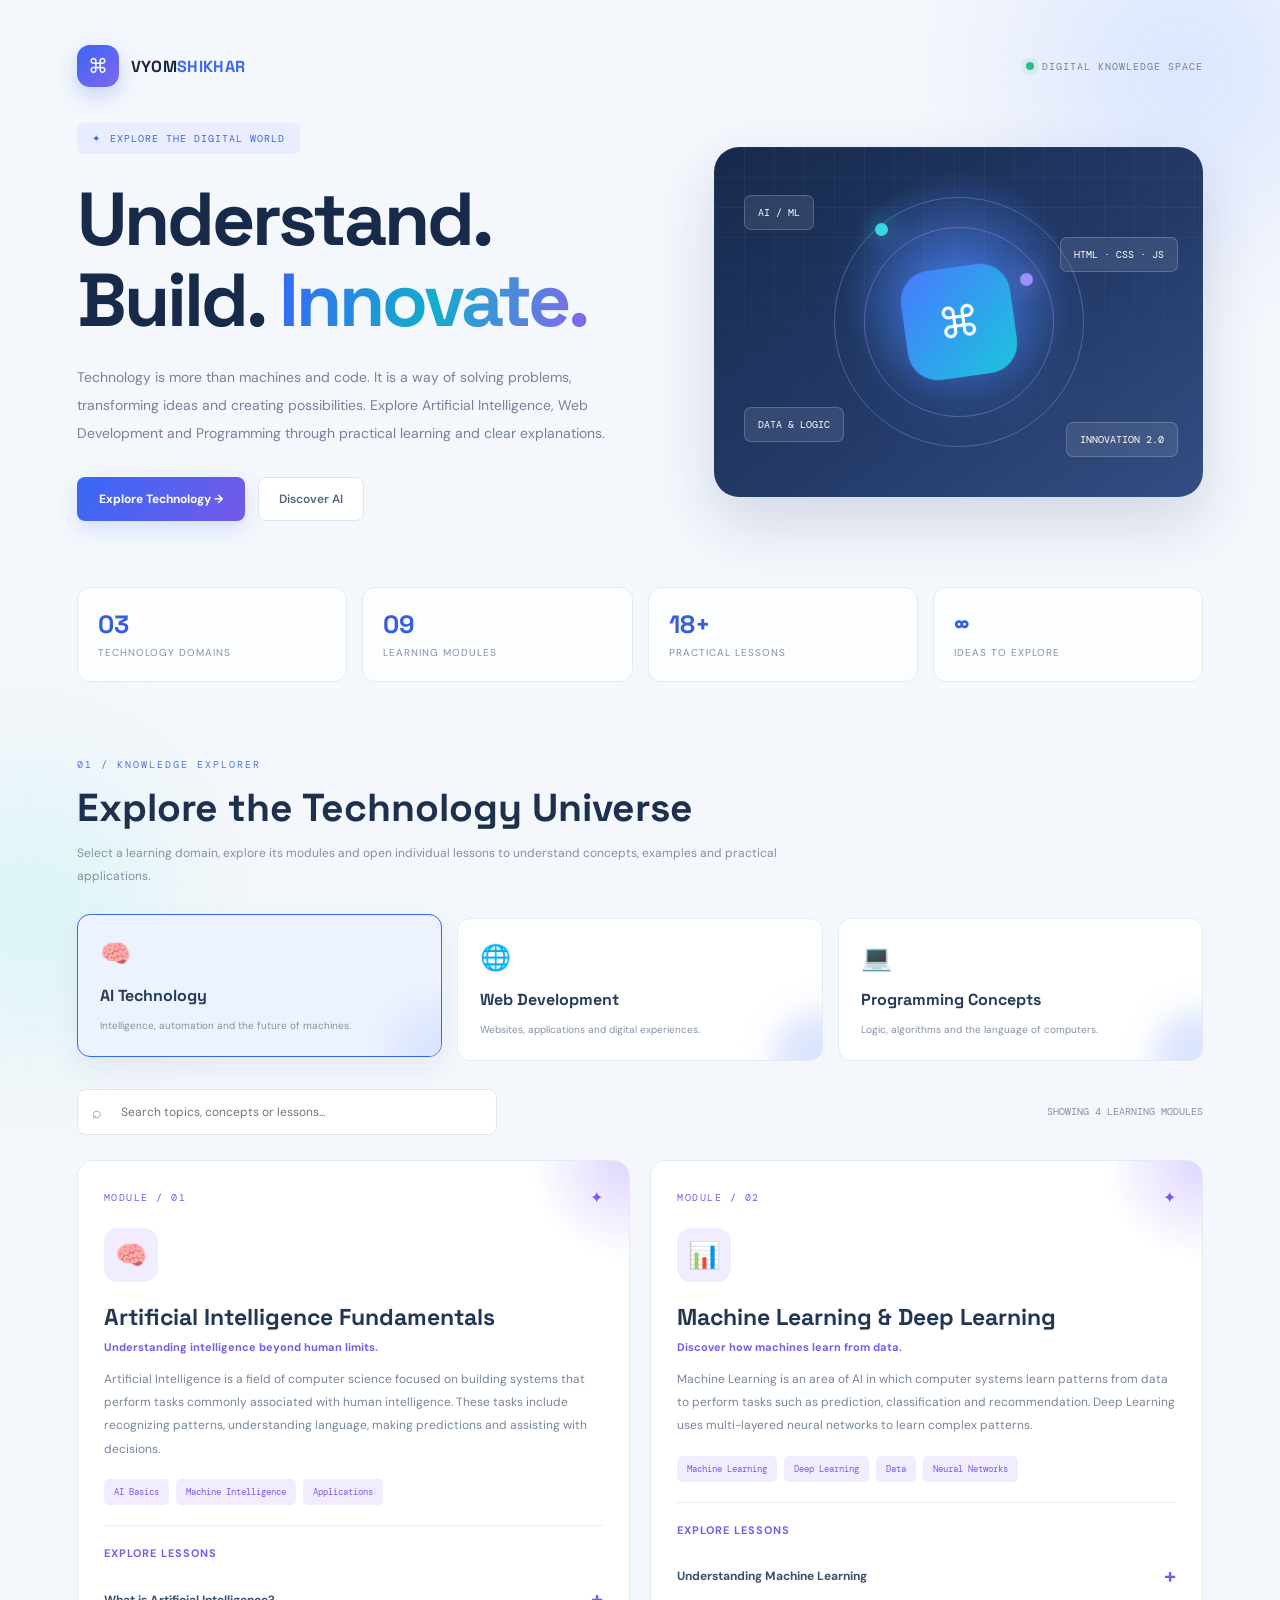
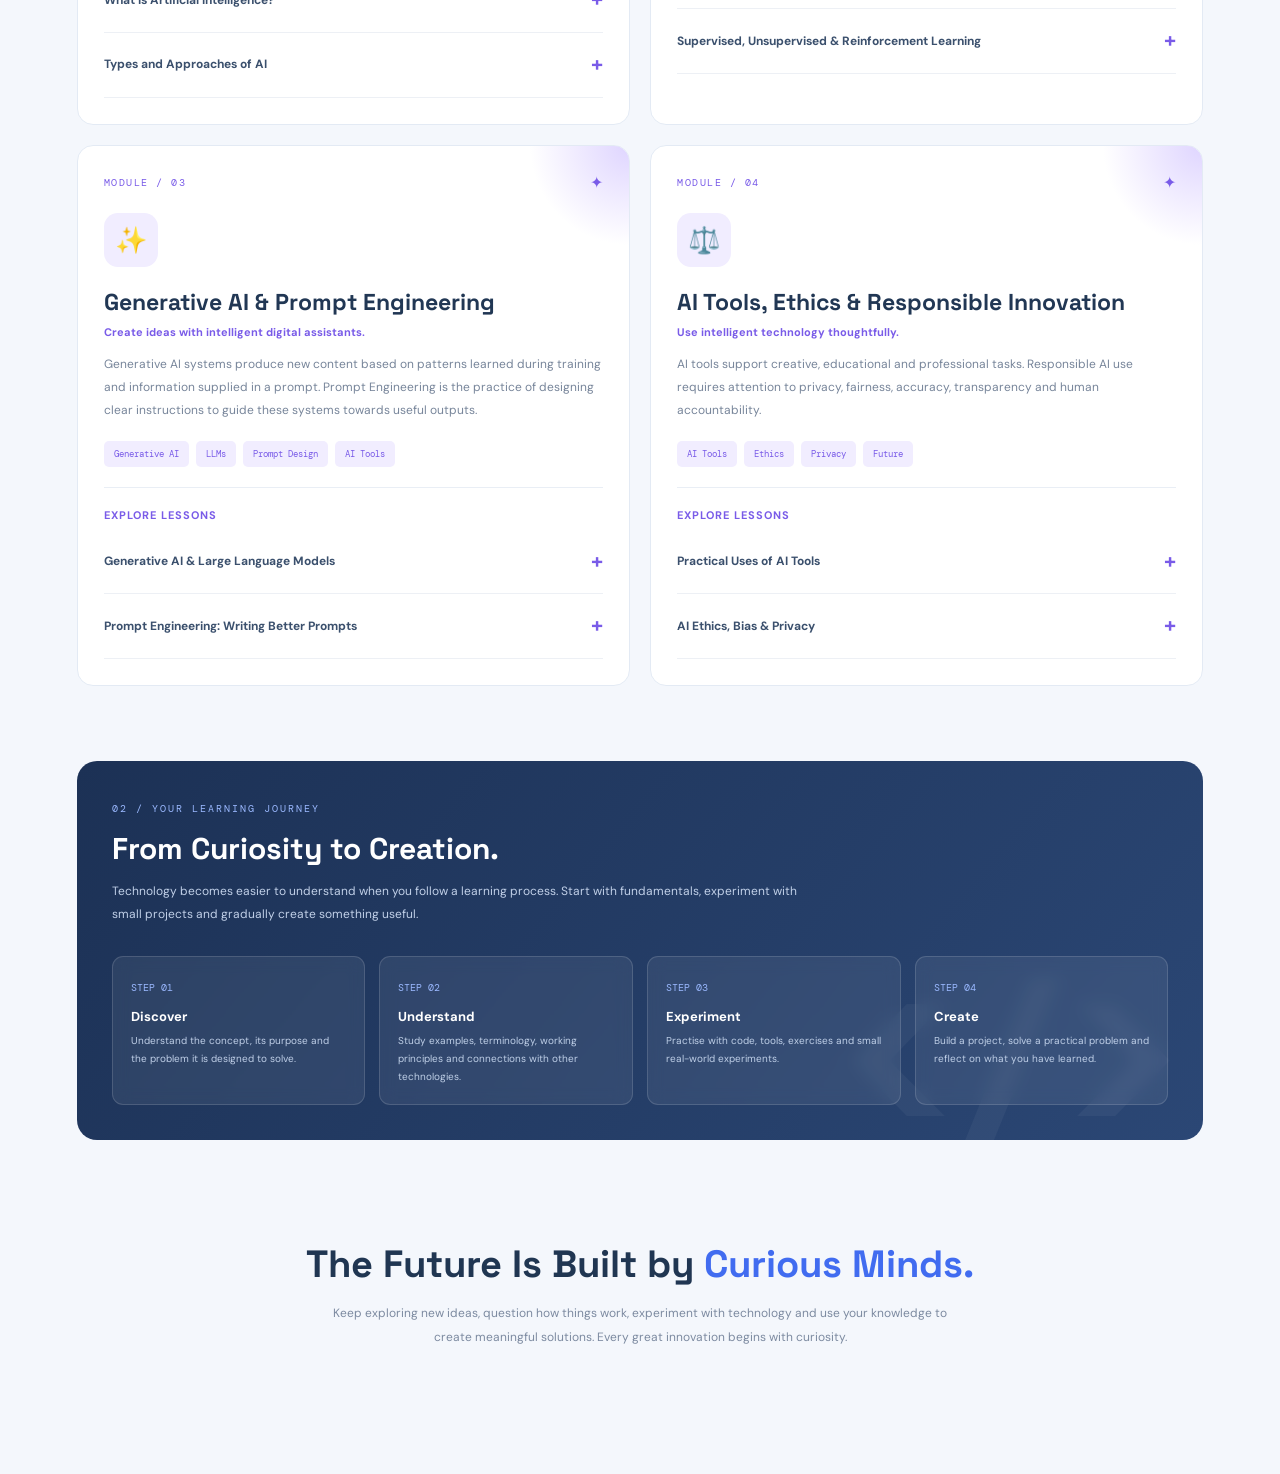
<file: technology.html>
<!DOCTYPE html>
<html lang="en">
<head>
<meta charset="UTF-8">
<meta name="viewport" content="width=device-width, initial-scale=1.0">
<title>Technology Hub | VyomShikhar</title>

<link href="https://fonts.googleapis.com/css2?family=DM+Mono:wght@400;500&family=DM+Sans:wght@400;500;600;700;800&family=Space+Grotesk:wght@400;500;600;700&display=swap" rel="stylesheet">

<style>

/* ================= RESET ================= */

*{
    margin:0;
    padding:0;
    box-sizing:border-box;
}

html{
    scroll-behavior:smooth;
}

body{
    font-family:'DM Sans',sans-serif;
    background:#f4f7fc;
    color:#17243b;
    overflow-x:hidden;
}

button,input{
    font:inherit;
}

button{
    cursor:pointer;
}

/* ================= THEME ================= */

:root{
    --blue:#3768f5;
    --cyan:#13b8d5;
    --violet:#8462f5;
    --ink:#17243b;
    --muted:#748197;
    --line:#e4eaf3;
    --surface:#ffffff;
}

/* ================= MAIN ================= */

.tech-page{
    width:100%;
    padding:45px 6% 80px;
    position:relative;
    isolation:isolate;
    overflow:hidden;
}

.tech-page::before{
    content:"";
    position:absolute;
    width:500px;
    height:500px;
    top:-180px;
    right:-150px;
    background:radial-gradient(circle,#d9e4ff,transparent 70%);
    filter:blur(25px);
    z-index:-1;
    animation:ambient 9s ease-in-out infinite alternate;
}

.tech-page::after{
    content:"";
    position:absolute;
    width:420px;
    height:420px;
    top:700px;
    left:-180px;
    background:radial-gradient(circle,#d8f4f4,transparent 70%);
    filter:blur(30px);
    z-index:-1;
}

@keyframes ambient{
    to{transform:translate(-35px,35px) scale(1.1);}
}

/* ================= TOP BAR ================= */

.tech-topbar{
    max-width:1350px;
    margin:0 auto 35px;
    display:flex;
    justify-content:space-between;
    align-items:center;
    gap:20px;
}

.tech-brand{
    display:flex;
    align-items:center;
    gap:12px;
}

.brand-icon{
    width:42px;
    height:42px;
    display:grid;
    place-items:center;
    color:white;
    font-size:20px;
    border-radius:13px;
    background:linear-gradient(135deg,#3768f5,#8265ed);
    box-shadow:0 8px 20px #3768f540;
}

.brand-name{
    font-family:'Space Grotesk',sans-serif;
    font-weight:700;
    font-size:16px;
    letter-spacing:.3px;
}

.brand-name span{
    color:var(--blue);
}

.tech-status{
    font-family:'DM Mono',monospace;
    color:#708198;
    font-size:10px;
    letter-spacing:1px;
    display:flex;
    align-items:center;
    gap:8px;
}

.status-dot{
    width:8px;
    height:8px;
    background:#2bbd83;
    border-radius:50%;
    box-shadow:0 0 0 5px #2bbd8318;
}

/* ================= HERO ================= */

.tech-hero{
    max-width:1350px;
    margin:0 auto 65px;
    min-height:400px;
    display:grid;
    grid-template-columns:1.1fr .9fr;
    align-items:center;
    gap:40px;
}

.hero-content{
    animation:appear .8s ease;
}

.hero-label{
    display:inline-flex;
    align-items:center;
    gap:9px;
    background:#e8eeff;
    color:#4268db;
    padding:9px 15px;
    border-radius:6px;
    font-family:'DM Mono',monospace;
    font-size:10px;
    letter-spacing:1px;
    margin-bottom:25px;
}

.hero-content h1{
    font-family:'Space Grotesk',sans-serif;
    font-size:clamp(42px,6vw,75px);
    line-height:1.08;
    letter-spacing:-3px;
    color:#182a49;
    margin-bottom:22px;
}

.hero-content h1 span{
    background:linear-gradient(100deg,#3768f5,#12aeca,#8764ed);
    background-clip:text;
    -webkit-background-clip:text;
    color:transparent;
}

.hero-content>p{
    max-width:570px;
    color:#75839a;
    font-size:14px;
    line-height:2;
}

.hero-actions{
    display:flex;
    align-items:center;
    flex-wrap:wrap;
    gap:13px;
    margin-top:30px;
}

.primary-btn{
    border:0;
    padding:14px 22px;
    background:linear-gradient(120deg,#3768f5,#7559e8);
    color:white;
    border-radius:8px;
    font-size:12px;
    font-weight:700;
    transition:.3s;
    box-shadow:0 8px 20px #3768f52b;
}

.primary-btn:hover{
    transform:translateY(-3px);
    box-shadow:0 12px 25px #3768f545;
}

.secondary-btn{
    border:1px solid #dce4f0;
    background:white;
    padding:13px 20px;
    border-radius:8px;
    color:#52647f;
    font-size:12px;
    font-weight:600;
    transition:.3s;
}

.secondary-btn:hover{
    border-color:var(--blue);
    color:var(--blue);
}

/* ================= HERO VISUAL ================= */

.hero-visual{
    min-height:350px;
    border-radius:25px;
    position:relative;
    overflow:hidden;
    background:
    radial-gradient(circle at 50% 40%,#3f69c5 0%,transparent 36%),
    linear-gradient(145deg,#172a4d,#233a68 55%,#344e83);
    display:flex;
    justify-content:center;
    align-items:center;
    box-shadow:0 25px 60px #1d39652a;
}

.hero-visual::before{
    content:"";
    position:absolute;
    inset:0;
    background-image:
    linear-gradient(#ffffff0b 1px,transparent 1px),
    linear-gradient(90deg,#ffffff0b 1px,transparent 1px);
    background-size:30px 30px;
    mask-image:linear-gradient(to bottom,black,transparent);
}

.orbit{
    width:250px;
    height:250px;
    border:1px solid #9ebcff55;
    border-radius:50%;
    position:absolute;
    animation:spin 22s linear infinite;
}

.orbit::before{
    content:"";
    position:absolute;
    width:13px;
    height:13px;
    background:#38d9e9;
    border-radius:50%;
    top:25px;
    left:40px;
    box-shadow:0 0 25px #38d9e9;
}

.orbit.two{
    width:190px;
    height:190px;
    border-color:#b59aff66;
    animation-direction:reverse;
    animation-duration:15s;
}

.orbit.two::before{
    background:#a991ff;
    left:auto;
    right:20px;
    top:45px;
    box-shadow:0 0 25px #a991ff;
}

@keyframes spin{
    to{transform:rotate(360deg);}
}

.core{
    width:110px;
    height:110px;
    background:linear-gradient(135deg,#477aff,#1bc5dc);
    border-radius:30px;
    display:grid;
    place-items:center;
    font-size:42px;
    color:white;
    box-shadow:0 0 65px #3e8bff80;
    transform:rotate(-8deg);
    z-index:2;
}

.floating-chip{
    position:absolute;
    color:white;
    font-family:'DM Mono',monospace;
    font-size:10px;
    padding:10px 13px;
    border-radius:7px;
    background:#ffffff18;
    border:1px solid #ffffff30;
    backdrop-filter:blur(12px);
}

.chip-one{top:48px;left:30px;}
.chip-two{top:90px;right:25px;}
.chip-three{bottom:55px;left:30px;}
.chip-four{bottom:40px;right:25px;}

/* ================= QUICK STATS ================= */

.tech-stats{
    max-width:1350px;
    margin:0 auto 70px;
    display:grid;
    grid-template-columns:repeat(4,1fr);
    gap:15px;
}

.stat-box{
    padding:20px;
    border:1px solid var(--line);
    border-radius:13px;
    background:#ffffffb8;
    transition:.3s;
}

.stat-box:hover{
    transform:translateY(-4px);
    box-shadow:0 12px 25px #233b6110;
}

.stat-box strong{
    display:block;
    font-family:'Space Grotesk',sans-serif;
    font-size:25px;
    color:#345fe2;
}

.stat-box span{
    font-size:10px;
    color:#8390a3;
    letter-spacing:1px;
    text-transform:uppercase;
}

/* ================= SECTION HEADING ================= */

.section-heading{
    max-width:1350px;
    margin:0 auto 30px;
}

.section-heading small{
    font-family:'DM Mono',monospace;
    color:#5275df;
    letter-spacing:2px;
    font-size:10px;
}

.section-heading h2{
    font-family:'Space Grotesk',sans-serif;
    font-size:clamp(27px,4vw,39px);
    color:#1d304e;
    margin:10px 0;
}

.section-heading p{
    font-size:12px;
    line-height:1.9;
    color:#8290a2;
    max-width:700px;
}

/* ================= TRACK NAVIGATION ================= */

.track-navigation{
    max-width:1350px;
    margin:0 auto 28px;
    display:grid;
    grid-template-columns:repeat(3,1fr);
    gap:15px;
}

.track-btn{
    text-align:left;
    padding:22px;
    background:#fff;
    border:1px solid var(--line);
    border-radius:13px;
    position:relative;
    overflow:hidden;
    transition:.3s;
}

.track-btn::after{
    content:"";
    position:absolute;
    width:100px;
    height:100px;
    right:-50px;
    bottom:-50px;
    border-radius:50%;
    background:var(--track-glow,#dce5ff);
    filter:blur(15px);
}

.track-btn:hover,
.track-btn.active{
    border-color:var(--track-color,#3768f5);
    transform:translateY(-4px);
    box-shadow:0 12px 28px #233b6112;
}

.track-btn.active{
    background:var(--track-bg,#edf2ff);
}

.track-btn .track-icon{
    font-size:25px;
    display:block;
    margin-bottom:15px;
}

.track-btn strong{
    display:block;
    color:#273b5a;
    font-family:'Space Grotesk',sans-serif;
    font-size:16px;
    margin-bottom:7px;
}

.track-btn small{
    font-size:10px;
    color:#8290a2;
    line-height:1.7;
}

/* ================= SEARCH ================= */

.search-row{
    max-width:1350px;
    margin:0 auto 25px;
    display:flex;
    justify-content:space-between;
    align-items:center;
    gap:15px;
}

.search-box{
    width:100%;
    max-width:420px;
    position:relative;
}

.search-box input{
    width:100%;
    padding:14px 17px 14px 43px;
    border:1px solid #dfe6f0;
    outline:none;
    border-radius:9px;
    background:white;
    color:#263955;
    font-size:12px;
    transition:.3s;
}

.search-box input:focus{
    border-color:#6785ee;
    box-shadow:0 0 0 4px #3768f510;
}

.search-symbol{
    position:absolute;
    top:50%;
    left:15px;
    transform:translateY(-50%);
    color:#8290a2;
}

.results-count{
    font-family:'DM Mono',monospace;
    font-size:10px;
    color:#8290a2;
}

/* ================= MODULE GRID ================= */

.module-grid{
    max-width:1350px;
    margin:auto;
    display:grid;
    grid-template-columns:repeat(2,minmax(0,1fr));
    gap:20px;
}

/* ================= MODULE CARD ================= */

.module-card{
    --accent:#3768f5;
    --soft:#edf2ff;
    --glow:#d5e0ff;

    background:white;
    border:1px solid #e3eaf4;
    border-radius:16px;
    padding:26px;
    position:relative;
    overflow:hidden;
    transition:.35s;
    animation:appear .5s ease both;
}

.module-card.ai{
    --accent:#795be8;
    --soft:#f1edff;
    --glow:#dfd5ff;
}

.module-card.web{
    --accent:#078eae;
    --soft:#e8f8fb;
    --glow:#c9eff5;
}

.module-card.programming{
    --accent:#3768f5;
    --soft:#edf2ff;
    --glow:#d5e0ff;
}

.module-card::before{
    content:"";
    position:absolute;
    top:-100px;
    right:-100px;
    width:200px;
    height:200px;
    background:radial-gradient(circle,var(--glow),transparent 70%);
    transition:.5s;
    pointer-events:none;
}

.module-card:hover{
    transform:translateY(-6px);
    box-shadow:0 18px 35px #233b6117;
    border-color:#d4dff0;
}

.module-card:hover::before{
    transform:scale(1.4);
}

.module-card>*{
    position:relative;
    z-index:1;
}

.module-card-top{
    display:flex;
    justify-content:space-between;
    align-items:center;
}

.module-index{
    color:var(--accent);
    font-family:'DM Mono',monospace;
    font-size:10px;
    letter-spacing:1.5px;
}

.module-icon{
    width:54px;
    height:54px;
    display:grid;
    place-items:center;
    border-radius:14px;
    background:var(--soft);
    font-size:26px;
    margin:20px 0;
    transition:.3s;
}

.module-card:hover .module-icon{
    transform:rotate(-8deg) scale(1.08);
}

.module-card h3{
    font-family:'Space Grotesk',sans-serif;
    color:#213754;
    font-size:23px;
    margin-bottom:8px;
}

.module-subtitle{
    font-size:11px;
    font-weight:700;
    color:var(--accent);
    margin-bottom:14px;
}

.module-description{
    color:#77859a;
    font-size:12px;
    line-height:1.95;
}

.module-tags{
    display:flex;
    flex-wrap:wrap;
    gap:7px;
    margin:18px 0;
}

.module-tags span{
    background:var(--soft);
    color:var(--accent);
    font-family:'DM Mono',monospace;
    padding:7px 10px;
    border-radius:5px;
    font-size:9px;
}

.module-line{
    height:1px;
    background:#e9eef5;
    margin:20px 0;
}

/* ================= LESSON ACCORDION ================= */

.lesson{
    border-bottom:1px solid #edf0f5;
    padding:14px 0;
}

.lesson summary{
    list-style:none;
    display:flex;
    align-items:center;
    justify-content:space-between;
    gap:12px;
    cursor:pointer;
    color:#3b506d;
    font-size:12px;
    font-weight:700;
    line-height:1.7;
}

.lesson summary::-webkit-details-marker{
    display:none;
}

.lesson summary::after{
    content:"+";
    color:var(--accent);
    font-size:21px;
    flex-shrink:0;
}

.lesson[open] summary::after{
    content:"−";
}

.lesson-body{
    padding:18px 0 7px;
    animation:appear .3s ease;
}

.lesson-body h4{
    font-size:11px;
    color:var(--accent);
    margin:17px 0 8px;
    text-transform:uppercase;
    letter-spacing:.6px;
}

.lesson-body p{
    font-size:11px;
    color:#77859a;
    line-height:2;
    margin-bottom:12px;
}

.lesson-body ul{
    padding-left:20px;
    color:#687991;
    font-size:11px;
    line-height:2.1;
    margin-bottom:13px;
}

.lesson-body li{
    padding-left:3px;
}

.lesson-example,
.lesson-tip,
.lesson-task,
.lesson-warning{
    padding:14px;
    margin:13px 0;
    border-radius:9px;
    background:var(--soft);
    border-left:3px solid var(--accent);
}

.lesson-example strong,
.lesson-tip strong,
.lesson-task strong,
.lesson-warning strong{
    font-size:10px;
    color:var(--accent);
    letter-spacing:.5px;
}

.lesson-example p,
.lesson-tip p,
.lesson-task p,
.lesson-warning p{
    margin:6px 0 0;
    color:#63758c;
    font-size:11px;
    line-height:1.9;
}

/* ================= CODE WINDOW ================= */

.code-window{
    margin:15px 0;
    background:#192943;
    color:#d9e7ff;
    border-radius:10px;
    overflow:hidden;
}

.code-header{
    padding:11px 14px;
    display:flex;
    justify-content:space-between;
    align-items:center;
    background:#223654;
    font-family:'DM Mono',monospace;
    color:#a9bddb;
    font-size:9px;
}

.code-lights{
    display:flex;
    gap:5px;
}

.code-lights i{
    width:7px;
    height:7px;
    border-radius:50%;
    background:#f08d8d;
}

.code-lights i:nth-child(2){background:#eac36d;}
.code-lights i:nth-child(3){background:#6dcea0;}

.code-window pre{
    padding:17px;
    overflow-x:auto;
    font-family:'DM Mono',monospace;
    font-size:10px;
    line-height:1.9;
    white-space:pre;
}

.code-copy{
    border:0;
    background:#ffffff16;
    color:#dceaff;
    border-radius:4px;
    padding:5px 9px;
    font-size:9px;
}

.code-copy:hover{
    background:#ffffff30;
}

/* ================= NO RESULTS ================= */

.no-results{
    grid-column:1/-1;
    padding:55px 20px;
    text-align:center;
    border:1px dashed #cdd8e8;
    border-radius:15px;
    color:#7b8ba2;
    background:#ffffffb0;
}

.no-results strong{
    display:block;
    font-size:20px;
    margin-bottom:8px;
    color:#344c6e;
}

/* ================= LEARNING ROADMAP ================= */

.roadmap{
    max-width:1350px;
    margin:75px auto 0;
    padding:35px;
    border-radius:20px;
    background:linear-gradient(130deg,#1c3155,#2b4775);
    color:white;
    position:relative;
    overflow:hidden;
}

.roadmap::after{
    content:"</>";
    position:absolute;
    right:25px;
    bottom:-50px;
    font-family:'DM Mono',monospace;
    font-size:190px;
    font-weight:bold;
    color:#ffffff0b;
}

.roadmap small{
    font-family:'DM Mono',monospace;
    color:#9bb9ff;
    font-size:10px;
    letter-spacing:2px;
}

.roadmap h2{
    font-family:'Space Grotesk',sans-serif;
    font-size:30px;
    margin:12px 0;
}

.roadmap>p{
    max-width:700px;
    color:#c1d0e8;
    font-size:12px;
    line-height:1.9;
}

.roadmap-grid{
    display:grid;
    grid-template-columns:repeat(4,1fr);
    gap:14px;
    margin-top:30px;
    position:relative;
    z-index:1;
}

.roadmap-step{
    padding:18px;
    border-radius:11px;
    background:#ffffff12;
    border:1px solid #ffffff24;
    backdrop-filter:blur(8px);
}

.roadmap-step span{
    font-family:'DM Mono',monospace;
    color:#9bb9ff;
    font-size:10px;
}

.roadmap-step h3{
    font-size:13px;
    margin:12px 0 7px;
}

.roadmap-step p{
    color:#c0d0e8;
    font-size:10px;
    line-height:1.8;
}

/* ================= HUB FOOTER ================= */

.tech-footer{
    max-width:1350px;
    margin:55px auto 0;
    text-align:center;
    padding:45px 20px;
}

.tech-footer h2{
    font-family:'Space Grotesk',sans-serif;
    font-size:clamp(25px,4vw,38px);
    color:#203652;
    margin-bottom:13px;
}

.tech-footer h2 span{
    color:#416cf0;
}

.tech-footer p{
    max-width:650px;
    margin:auto;
    color:#7c8aa0;
    font-size:12px;
    line-height:2;
}

/* ================= ANIMATION ================= */

@keyframes appear{
    from{
        opacity:0;
        transform:translateY(18px);
    }
    to{
        opacity:1;
        transform:translateY(0);
    }
}

/* ================= TABLET ================= */

@media(max-width:950px){

    .tech-hero{
        grid-template-columns:1fr 1fr;
    }

    .tech-stats{
        grid-template-columns:repeat(2,1fr);
    }

    .module-grid{
        grid-template-columns:1fr;
    }

    .roadmap-grid{
        grid-template-columns:repeat(2,1fr);
    }

}

/* ================= MOBILE ================= */

@media(max-width:650px){

    .tech-page{
        padding:25px 5% 55px;
    }

    .tech-topbar{
        margin-bottom:35px;
    }

    .tech-status{
        font-size:8px;
    }

    .tech-hero{
        grid-template-columns:1fr;
        gap:30px;
        margin-bottom:45px;
    }

    .hero-content h1{
        letter-spacing:-2px;
        font-size:45px;
    }

    .hero-content>p{
        font-size:12px;
    }

    .hero-visual{
        min-height:290px;
    }

    .tech-stats{
        gap:10px;
        margin-bottom:50px;
    }

    .stat-box{
        padding:15px;
    }

    .stat-box strong{
        font-size:22px;
    }

    .track-navigation{
        grid-template-columns:1fr;
        gap:10px;
    }

    .track-btn{
        padding:17px;
    }

    .track-btn .track-icon{
        display:inline-block;
        margin:0 12px 0 0;
        vertical-align:middle;
    }

    .track-btn strong{
        display:inline-block;
        font-size:14px;
    }

    .track-btn small{
        display:block;
        margin-top:7px;
    }

    .search-row{
        align-items:flex-start;
        flex-direction:column;
    }

    .search-box{
        max-width:100%;
    }

    .module-card{
        padding:21px;
    }

    .module-card h3{
        font-size:21px;
    }

    .roadmap{
        padding:27px 20px;
    }

    .roadmap h2{
        font-size:26px;
    }

    .roadmap-grid{
        grid-template-columns:1fr;
    }

}

@media(max-width:370px){

    .hero-content h1{
        font-size:37px;
    }

    .tech-stats{
        grid-template-columns:1fr 1fr;
    }

    .floating-chip{
        font-size:8px;
        padding:8px;
    }

}

/* REDUCED MOTION */

@media(prefers-reduced-motion:reduce){

    *,
    *::before,
    *::after{
        animation:none!important;
        transition:none!important;
        scroll-behavior:auto!important;
    }

}

</style>
</head>

<body>

<main class="tech-page">

<!-- ================= TOP BAR ================= -->

<header class="tech-topbar">

    <div class="tech-brand">

        <div class="brand-icon">⌘</div>

        <div class="brand-name">
            VYOM<span>SHIKHAR</span>
        </div>

    </div>

    <div class="tech-status">
        <span class="status-dot"></span>
        DIGITAL KNOWLEDGE SPACE
    </div>

</header>


<!-- ================= HERO ================= -->

<section class="tech-hero">

    <div class="hero-content">

        <span class="hero-label">
            <span>✦</span> EXPLORE THE DIGITAL WORLD
        </span>

        <h1>
            Understand.<br>
            Build. <span>Innovate.</span>
        </h1>

        <p>
            Technology is more than machines and code.
            It is a way of solving problems, transforming ideas
            and creating possibilities. Explore Artificial Intelligence,
            Web Development and Programming through practical learning
            and clear explanations.
        </p>

        <div class="hero-actions">

            <button class="primary-btn" onclick="scrollToHub()">
                Explore Technology →
            </button>

            <button class="secondary-btn" onclick="selectTrack('ai')">
                Discover AI
            </button>

        </div>

    </div>


    <div class="hero-visual">

        <div class="floating-chip chip-one">AI / ML</div>
        <div class="floating-chip chip-two">HTML · CSS · JS</div>
        <div class="floating-chip chip-three">DATA & LOGIC</div>
        <div class="floating-chip chip-four">INNOVATION 2.0</div>

        <div class="orbit"></div>
        <div class="orbit two"></div>

        <div class="core">⌘</div>

    </div>

</section>


<!-- ================= STATS ================= -->

<section class="tech-stats">

    <div class="stat-box">
        <strong>03</strong>
        <span>Technology Domains</span>
    </div>

    <div class="stat-box">
        <strong>09</strong>
        <span>Learning Modules</span>
    </div>

    <div class="stat-box">
        <strong>18+</strong>
        <span>Practical Lessons</span>
    </div>

    <div class="stat-box">
        <strong>∞</strong>
        <span>Ideas to Explore</span>
    </div>

</section>


<!-- ================= LEARNING HUB ================= -->

<section id="technologyHub">

    <div class="section-heading">

        <small>01 / KNOWLEDGE EXPLORER</small>

        <h2>Explore the Technology Universe</h2>

        <p>
            Select a learning domain, explore its modules and
            open individual lessons to understand concepts,
            examples and practical applications.
        </p>

    </div>


    <!-- TRACK NAVIGATION -->

    <div class="track-navigation">

        <button class="track-btn active"
                data-track="ai"
                onclick="selectTrack('ai')">

            <span class="track-icon">🧠</span>

            <strong>AI Technology</strong>

            <small>
                Intelligence, automation and the future of machines.
            </small>

        </button>


        <button class="track-btn"
                data-track="web"
                onclick="selectTrack('web')">

            <span class="track-icon">🌐</span>

            <strong>Web Development</strong>

            <small>
                Websites, applications and digital experiences.
            </small>

        </button>


        <button class="track-btn"
                data-track="programming"
                onclick="selectTrack('programming')">

            <span class="track-icon">💻</span>

            <strong>Programming Concepts</strong>

            <small>
                Logic, algorithms and the language of computers.
            </small>

        </button>

    </div>


    <!-- SEARCH -->

    <div class="search-row">

        <div class="search-box">

            <span class="search-symbol">⌕</span>

            <input
                type="text"
                id="searchInput"
                placeholder="Search topics, concepts or lessons..."
            >

        </div>

        <div class="results-count" id="resultsCount">
            SHOWING LEARNING MODULES
        </div>

    </div>


    <!-- DYNAMIC CONTENT -->

    <div class="module-grid" id="moduleGrid"></div>

</section>


<!-- ================= ROADMAP ================= -->

<section class="roadmap">

    <small>02 / YOUR LEARNING JOURNEY</small>

    <h2>From Curiosity to Creation.</h2>

    <p>
        Technology becomes easier to understand when you follow
        a learning process. Start with fundamentals, experiment
        with small projects and gradually create something useful.
    </p>

    <div class="roadmap-grid">

        <div class="roadmap-step">
            <span>STEP 01</span>
            <h3>Discover</h3>
            <p>
                Understand the concept, its purpose and the
                problem it is designed to solve.
            </p>
        </div>

        <div class="roadmap-step">
            <span>STEP 02</span>
            <h3>Understand</h3>
            <p>
                Study examples, terminology, working principles
                and connections with other technologies.
            </p>
        </div>

        <div class="roadmap-step">
            <span>STEP 03</span>
            <h3>Experiment</h3>
            <p>
                Practise with code, tools, exercises and
                small real-world experiments.
            </p>
        </div>

        <div class="roadmap-step">
            <span>STEP 04</span>
            <h3>Create</h3>
            <p>
                Build a project, solve a practical problem
                and reflect on what you have learned.
            </p>
        </div>

    </div>

</section>


<!-- ================= FOOTER ================= -->

<footer class="tech-footer">

    <h2>The Future Is Built by <span>Curious Minds.</span></h2>

    <p>
        Keep exploring new ideas, question how things work,
        experiment with technology and use your knowledge
        to create meaningful solutions.
        Every great innovation begins with curiosity.
    </p>

</footer>

</main>


<!-- =====================================================
     JAVASCRIPT CONTENT DATABASE
===================================================== -->

<script>

/* ================= LESSON DATABASE ================= */

const technologyData = {

ai:[

{
icon:"🧠",
title:"Artificial Intelligence Fundamentals",
subtitle:"Understanding intelligence beyond human limits.",
description:"Artificial Intelligence is a field of computer science focused on building systems that perform tasks commonly associated with human intelligence. These tasks include recognizing patterns, understanding language, making predictions and assisting with decisions.",
tags:["AI Basics","Machine Intelligence","Applications"],
lessons:[

{
title:"What is Artificial Intelligence?",
intro:"Artificial Intelligence, commonly called AI, refers to computer systems designed to perform tasks that require capabilities such as reasoning, pattern recognition, language processing and decision support. AI systems work using algorithms, data and computational methods.",
points:[
"AI systems can analyze large amounts of information.",
"They can recognize patterns in images, speech and text.",
"Some AI systems make predictions based on historical data.",
"AI can support human work in education, healthcare, business and research.",
"AI does not automatically possess human understanding or consciousness."
],
tip:"When learning about AI, begin by identifying the problem an AI system solves. Then ask what information it receives, how it processes that information and what output it produces.",
example:"An email spam filter examines message characteristics and estimates whether a message is spam or legitimate. A recommendation system uses activity patterns to suggest relevant content.",
task:"Find three AI-powered features in applications you use. Write what each feature receives as input and what result it produces.",
warning:"Do not assume that every automated feature is AI. A fixed rule-based calculator, for example, does not necessarily use artificial intelligence."
},

{
title:"Types and Approaches of AI",
intro:"AI can be discussed through different categories. Some classifications describe the scope of a system's abilities, while others describe how it operates.",
points:[
"Narrow AI: designed for specific tasks such as translation, recommendations or image recognition.",
"General AI: a theoretical concept of AI capable of a broad range of intellectual tasks comparable to humans.",
"Reactive systems: respond to current inputs without maintaining a human-like personal memory.",
"Machine-learning systems: improve task performance by learning patterns from data.",
"Generative AI: creates new outputs such as text, images, audio or code."
],
tip:"Separate the idea of what a system can do from the method it uses. Generative AI is a type of AI capability; machine learning is a broad approach used to build many AI systems.",
example:"A translation application performs a focused task, while a generative AI assistant can produce explanations, summaries, drafts and code.",
task:"Choose five AI applications and classify their primary purpose: prediction, recognition, recommendation or generation.",
warning:"Do not treat theoretical general AI as an already achieved everyday technology. Current widely deployed systems are specialized in different ways."
}
]
},

{
icon:"📊",
title:"Machine Learning & Deep Learning",
subtitle:"Discover how machines learn from data.",
description:"Machine Learning is an area of AI in which computer systems learn patterns from data to perform tasks such as prediction, classification and recommendation. Deep Learning uses multi-layered neural networks to learn complex patterns.",
tags:["Machine Learning","Deep Learning","Data","Neural Networks"],
lessons:[

{
title:"Understanding Machine Learning",
intro:"Traditional programming often uses explicit rules written by developers. In Machine Learning, a model is trained using data to identify patterns and produce predictions or decisions.",
points:[
"Data provides examples for learning.",
"Features represent useful information within the data.",
"A model learns relationships or patterns.",
"Training adjusts the model to improve its performance.",
"Testing checks how well the model works on unseen examples."
],
tip:"Think of Machine Learning as a process: collect useful data, prepare it, train a model, evaluate its results and improve the system when necessary.",
example:"A house-price prediction model may use location, size, number of rooms and property condition to estimate a price.",
task:"Create a simple imaginary dataset with five houses. List their size, location and price. Explain which features could help predict a new house's price.",
warning:"A model can learn incorrect or unfair patterns if the training data is incomplete, biased or unsuitable."
},

{
title:"Supervised, Unsupervised & Reinforcement Learning",
intro:"These are three important learning approaches. They differ in the type of information available to a system and how it receives feedback.",
points:[
"Supervised Learning: trains using examples that include known answers or labels.",
"Unsupervised Learning: searches for patterns or groups in data without supplied target labels.",
"Reinforcement Learning: learns through actions, feedback and rewards within an environment.",
"Classification predicts categories, while regression predicts numerical values.",
"Clustering groups similar data points."
],
tip:"For each learning approach, ask one question: Are correct answers provided, are patterns being discovered, or is the system learning through rewards and actions?",
example:"Supervised: classify emails as spam or not spam. Unsupervised: group customers by similar behavior. Reinforcement: train an agent to navigate a game environment.",
task:"Write one real-world example for each of the three learning approaches.",
warning:"Reinforcement learning is not simply learning by trial and error in every context. It uses a defined environment, actions, feedback and a learning objective."
}
]
},

{
icon:"✨",
title:"Generative AI & Prompt Engineering",
subtitle:"Create ideas with intelligent digital assistants.",
description:"Generative AI systems produce new content based on patterns learned during training and information supplied in a prompt. Prompt Engineering is the practice of designing clear instructions to guide these systems towards useful outputs.",
tags:["Generative AI","LLMs","Prompt Design","AI Tools"],
lessons:[

{
title:"Generative AI & Large Language Models",
intro:"Generative AI can create text, images, audio, video and other outputs. Large Language Models are trained on extensive text data to process and generate language.",
points:[
"LLMs process text using token-based representations.",
"They generate responses based on learned statistical patterns and context.",
"Generative systems can summarize, explain, draft and transform information.",
"Some systems can work with images, audio and other input types.",
"Outputs need human review for accuracy, relevance and suitability."
],
tip:"Use AI as a thinking and productivity assistant. Give it context, check important facts and make the final judgment yourself.",
example:"A student can ask an AI assistant to explain a programming concept in beginner-friendly language and provide a small example.",
task:"Choose one topic and ask an AI tool to explain it for a beginner, then request a real-life example and a short quiz.",
warning:"AI-generated responses can contain incorrect information, fabricated references or outdated details. Verify important claims."
},

{
title:"Prompt Engineering: Writing Better Prompts",
intro:"A prompt is the instruction or input given to an AI system. A well-structured prompt explains the task, context, desired format and relevant constraints.",
points:[
"Role: describe the perspective or expertise needed.",
"Task: state exactly what the AI should do.",
"Context: provide the necessary background.",
"Format: specify the desired output structure.",
"Constraints: mention length, language, audience or limitations."
],
tip:"Use this structure: Role + Task + Context + Format + Constraints. Improve the prompt after reviewing the first response.",
example:"Act as a beginner-friendly web development tutor. Explain JavaScript functions to a new learner. Use simple English, one practical example, a short code snippet and three practice questions.",
task:"Write three versions of a prompt for the same task: a basic prompt, a detailed prompt and a prompt with specific output requirements. Compare the results.",
warning:"A longer prompt is not automatically a better prompt. Clear instructions and relevant context matter more than unnecessary detail."
}
]
},

{
icon:"⚖️",
title:"AI Tools, Ethics & Responsible Innovation",
subtitle:"Use intelligent technology thoughtfully.",
description:"AI tools support creative, educational and professional tasks. Responsible AI use requires attention to privacy, fairness, accuracy, transparency and human accountability.",
tags:["AI Tools","Ethics","Privacy","Future"],
lessons:[

{
title:"Practical Uses of AI Tools",
intro:"AI tools can help people organize information, generate drafts, explore ideas, analyze data and automate selected tasks. Their usefulness depends on the task, quality of input and human review.",
points:[
"Writing tools can help brainstorm and revise drafts.",
"Research assistants can help organize questions and summarize supplied material.",
"Image-generation tools can create visual concepts.",
"Code assistants can explain code and suggest possible improvements.",
"Data tools can help identify trends and patterns."
],
tip:"Before using a tool, define your task, check whether the tool is suitable, avoid sharing confidential information and verify the result.",
example:"A developer can ask an AI coding assistant to explain an error message, suggest possible causes and describe how to test a fix.",
task:"Select one AI tool for a specific task. Record the task, input, output and what you had to verify or improve.",
warning:"Never assume that AI output is automatically correct, secure or suitable for publication."
},

{
title:"AI Ethics, Bias & Privacy",
intro:"Responsible AI considers how systems affect individuals and society. AI decisions can create risks when data is biased, personal information is mishandled or outputs are used without appropriate oversight.",
points:[
"Fairness: examine whether systems treat different groups appropriately.",
"Privacy: protect personal and confidential information.",
"Transparency: communicate important limitations and uses.",
"Accountability: identify who is responsible for decisions.",
"Human oversight: review high-impact decisions carefully."
],
tip:"Ask five questions before trusting an AI result: Is it accurate? Is the source reliable? Could it be biased? Does it expose private information? Who is accountable?",
example:"An AI-based recruitment tool should be evaluated for unfair patterns and should not be treated as the sole decision-maker in hiring.",
task:"Choose one AI application and identify two possible benefits, two possible risks and one safeguard.",
warning:"AI ethics is not only a technical issue. It also involves law, society, human rights and institutional responsibility."
}
]
}

],


web:[

{
icon:"🧱",
title:"HTML, CSS & Web Foundations",
subtitle:"Understand the building blocks of the web.",
description:"Web development combines structure, design and behavior to create websites and applications. HTML organizes content, CSS controls presentation and JavaScript adds interaction.",
tags:["HTML","CSS","Web Basics","Responsive"],
lessons:[

{
title:"HTML: Structure of a Web Page",
intro:"HTML stands for HyperText Markup Language. It describes the structure and meaning of web content through elements such as headings, paragraphs, links, images, forms and sections.",
points:[
"Use headings to organize information.",
"Use paragraphs for descriptive content.",
"Use links to connect pages and resources.",
"Use semantic elements such as header, nav, main, section and footer.",
"Use meaningful alt text for informative images."
],
tip:"Build a page outline before writing detailed content. Decide where the header, navigation, main content and footer belong.",
example:"A basic HTML document:",
code:`<!DOCTYPE html>
<html lang="en">
<head>
    <meta charset="UTF-8">
    <title>My Website</title>
</head>
<body>
    <header>
        <h1>Welcome</h1>
    </header>

    <main>
        <p>My first web page.</p>
    </main>
</body>
</html>`,
task:"Create a simple personal webpage with a heading, introduction, image, navigation links and footer.",
warning:"Do not use headings only to make text look large. Choose heading levels according to the content structure."
},

{
title:"CSS: Design & Styling",
intro:"CSS stands for Cascading Style Sheets. It controls colors, spacing, typography, layouts, animations and responsive presentation.",
points:[
"Selectors identify which elements receive styles.",
"Properties define what changes, such as color or padding.",
"Flexbox helps arrange items in one direction.",
"Grid helps create rows and columns.",
"Media queries adapt layouts to different screen sizes."
],
tip:"Organize CSS into sections such as reset, layout, components, states and responsive rules. Use reusable classes instead of repeating styles.",
example:"A simple responsive card:",
code:`.card{
    padding:24px;
    background:white;
    border-radius:14px;
    box-shadow:0 8px 25px #0001;
}

@media(max-width:600px){
    .card{
        padding:16px;
    }
}`,
task:"Design three responsive cards using CSS Grid. Test them on desktop, tablet and mobile widths.",
warning:"Avoid fixing every element with absolute positioning. Use normal document flow, Flexbox and Grid for most layouts."
}
]
},

{
icon:"⚡",
title:"JavaScript & Frontend Development",
subtitle:"Make websites interactive and dynamic.",
description:"Frontend development focuses on the part of a website users see and interact with. JavaScript adds behavior such as menus, forms, filters, sliders and dynamic content.",
tags:["JavaScript","DOM","Events","Frontend"],
lessons:[

{
title:"JavaScript Fundamentals",
intro:"JavaScript is a programming language widely used to make websites interactive. It can update content, respond to events, validate forms and communicate with web services.",
points:[
"Variables store information using let and const.",
"Data types include strings, numbers, booleans, arrays and objects.",
"Conditions allow programs to make decisions.",
"Loops repeat actions.",
"Functions organize reusable instructions."
],
tip:"Learn one concept at a time. First understand variables and data types, then practise conditions, loops and functions before combining them.",
example:"A simple JavaScript function:",
code:`function greetUser(name){
    return "Welcome, " + name;
}

const message = greetUser("Student");

console.log(message);`,
task:"Create a small calculator using functions, arithmetic operators and input values.",
warning:"Do not confuse assignment (=) with comparison (===). Learn what each operator does."
},

{
title:"DOM Manipulation & Events",
intro:"The Document Object Model represents a webpage as a structure of objects. JavaScript can select elements, update their content, change styles and respond to user actions.",
points:[
"Use querySelector to select an element.",
"Use textContent to update text.",
"Use classList to add or remove CSS classes.",
"Use addEventListener to respond to events.",
"Validate user input before using it."
],
tip:"Keep HTML for structure, CSS for presentation and JavaScript for behavior. This separation makes code easier to maintain.",
example:"A button that changes a heading:",
code:`const button =
    document.querySelector("#changeBtn");

const heading =
    document.querySelector("#title");

button.addEventListener("click",()=>{
    heading.textContent = "Hello, Developer!";
});`,
task:"Build a button that changes a heading, a counter that increases when clicked and a simple show/hide menu.",
warning:"Make sure your JavaScript runs after the relevant HTML elements are available, or use DOMContentLoaded."
}
]
},

{
icon:"🖥️",
title:"Backend, APIs & Databases",
subtitle:"Discover what happens behind the screen.",
description:"Backend development handles server-side logic, data processing, authentication and communication with databases. APIs allow different software systems to exchange information.",
tags:["Backend","PHP","APIs","MySQL"],
lessons:[

{
title:"Backend Development Basics",
intro:"A backend is the server-side part of an application. It receives requests, applies business rules, interacts with databases and returns responses to the frontend.",
points:[
"The server receives requests from clients.",
"Backend code processes the request.",
"Databases store and retrieve information.",
"Authentication helps verify user identity.",
"Responses are returned to the client."
],
tip:"Understand the request-response cycle. Follow what happens when a user submits a login form, from the browser to the server and back.",
example:"A login process sends credentials to a server. The server checks the account securely and returns an appropriate response.",
task:"Draw a simple diagram showing browser, server and database communication during a login process.",
warning:"Never store plain-text passwords. Use secure password hashing and protect authentication routes."
},

{
title:"APIs & Database Fundamentals",
intro:"An API defines how software components communicate. A database stores organized information so applications can create, read, update and delete records.",
points:[
"An API exposes defined operations to other software.",
"HTTP methods commonly include GET, POST, PUT, PATCH and DELETE.",
"JSON is a widely used format for exchanging structured data.",
"Relational databases organize data into tables.",
"SQL is used to query and manage relational databases."
],
tip:"Learn the CRUD pattern: Create, Read, Update and Delete. Most basic database-backed applications use these operations.",
example:"A GET request may retrieve a list of books, while a POST request may submit a new book record to an API.",
code:`-- Read all students
SELECT * FROM students;

-- Add a student
INSERT INTO students(name)
VALUES ('Rahul');

-- Update a student
UPDATE students
SET name = 'Aman'
WHERE id = 1;`,
task:"Design a simple students table with id, name and email. Write SQL statements to insert, display and update records.",
warning:"Validate incoming data, use parameterized database queries and apply appropriate access controls."
}
]
},

{
icon:"📱",
title:"Responsive Design, UI & Web Security",
subtitle:"Build accessible and reliable experiences.",
description:"Modern web development requires more than a working page. Websites should adapt to different devices, be understandable to different users and protect information appropriately.",
tags:["Responsive Design","UI/UX","Accessibility","Security"],
lessons:[

{
title:"Responsive Web Design",
intro:"Responsive design helps a website adapt to different screen sizes and devices. It combines flexible layouts, scalable media and CSS breakpoints.",
points:[
"Use flexible widths rather than fixed page widths.",
"Use CSS Grid and Flexbox for adaptable layouts.",
"Use media queries when layout changes are needed.",
"Make images scale within their containers.",
"Test navigation and controls on small screens."
],
tip:"Design mobile and desktop layouts with the same content. Change the arrangement and spacing where needed instead of maintaining duplicate pages.",
example:"A three-column card layout can become a single-column layout on a narrow screen using a media query.",
code:`.cards{
    display:grid;
    grid-template-columns:
        repeat(3,1fr);
    gap:20px;
}

@media(max-width:700px){
    .cards{
        grid-template-columns:1fr;
    }
}`,
task:"Take one desktop page and make its navigation, cards, images and text comfortable to use on a mobile screen.",
warning:"Do not test only by resizing a desktop browser. Check real device behavior when possible."
},

{
title:"UI/UX, Accessibility & Web Security",
intro:"User Interface design concerns the visible controls and layout of a product. User Experience focuses on how easily and effectively people can use it. Accessibility and security help make websites more inclusive and trustworthy.",
points:[
"Use clear navigation and consistent visual patterns.",
"Maintain readable typography and sufficient contrast.",
"Provide labels for form controls.",
"Support keyboard navigation where appropriate.",
"Protect user information and validate input."
],
tip:"Test your website with a simple user journey: Can someone understand the page, find the main action, complete it and recover from an error?",
example:"A registration form should have clear field labels, helpful error messages, appropriate input types and secure server-side validation.",
task:"Review one page of your website. Identify three usability improvements and three accessibility or security improvements.",
warning:"A beautiful interface is not automatically usable or secure. Evaluate usability, accessibility and security separately."
}
]
}

],


programming:[

{
icon:"📦",
title:"Programming Fundamentals & Logic",
subtitle:"Learn how instructions become solutions.",
description:"Programming is the process of writing instructions that computers can execute. Programming fundamentals help you understand how data is represented, how decisions are made and how repeated tasks are organized.",
tags:["Variables","Data Types","Conditions","Loops"],
lessons:[

{
title:"Variables, Constants & Data Types",
intro:"Variables are named storage locations used by programs to work with information. Data types describe the kind of values being stored, while constants represent values that should not be reassigned in a particular context.",
points:[
"Numbers represent numerical values.",
"Strings represent text.",
"Booleans represent true or false.",
"Arrays store collections of values.",
"Objects organize related information.",
"Variables make programs easier to read and update."
],
tip:"Choose meaningful variable names. A name such as totalMarks explains its purpose better than an unclear name such as x.",
example:"JavaScript example:",
code:`let studentName = "Ankit";
let marks = 85;
const passed = true;

console.log(studentName);
console.log(marks);
console.log(passed);`,
task:"Create variables for a student's name, age, marks and pass status. Display them using console.log.",
warning:"Choose let or const according to whether reassignment is needed. Avoid using var in new beginner examples unless you are studying older JavaScript behavior."
},

{
title:"Operators & Conditional Statements",
intro:"Operators perform calculations, comparisons and logical operations. Conditional statements allow a program to choose which instructions to execute based on a condition.",
points:[
"Arithmetic operators perform calculations.",
"Comparison operators compare values.",
"Logical operators combine conditions.",
"if executes code when a condition is true.",
"else handles an alternative case.",
"else if checks additional conditions."
],
tip:"Translate a problem into simple rules before writing code. Identify the condition, the possible outcomes and what should happen in each case.",
example:"A marks-based result:",
code:`let marks = 72;

if(marks >= 80){
    console.log("Excellent");
}
else if(marks >= 40){
    console.log("Pass");
}
else{
    console.log("Try Again");
}`,
task:"Create a program that checks whether a number is positive, negative or zero.",
warning:"Check boundary values carefully. For example, decide whether 40 belongs in the pass category when the rule is marks greater than or equal to 40."
}
]
},

{
icon:"🔁",
title:"Loops, Functions & Reusable Code",
subtitle:"Write less repetition. Create better logic.",
description:"Loops repeat instructions, while functions package reusable logic into named blocks. Together they help programmers build organized solutions and avoid unnecessary repetition.",
tags:["Loops","Functions","Parameters","Scope"],
lessons:[

{
title:"Loops & Iteration",
intro:"A loop executes a block of code repeatedly. Loops are useful when working with lists, counting, repeated calculations and tasks that follow a predictable pattern.",
points:[
"for loops are useful when the number of repetitions is known.",
"while loops continue while a condition remains true.",
"Loop counters track progress through iterations.",
"break can stop a loop.",
"continue can skip the remaining instructions in an iteration."
],
tip:"Always check the loop's starting value, stopping condition and update step. These three parts help prevent infinite loops and off-by-one errors.",
example:"Print numbers from one to five:",
code:`for(let i = 1; i <= 5; i++){
    console.log(i);
}`,
task:"Write a program that prints the multiplication table of a number from 1 to 10.",
warning:"A loop that never reaches its stopping condition may run indefinitely. Test small examples first."
},

{
title:"Functions, Parameters & Return Values",
intro:"A function is a reusable block of code designed to perform a particular task. Parameters provide input, while return values send a result back to the code that called the function.",
points:[
"Give functions meaningful names.",
"Use parameters to accept different inputs.",
"Use return to provide a result.",
"Break large problems into smaller functions.",
"Understand local and global scope."
],
tip:"Write a function when you notice the same task being repeated. A focused function should ideally have one clear responsibility.",
example:"A function that calculates a square:",
code:`function square(number){
    return number * number;
}

const result = square(5);

console.log(result); // 25`,
task:"Create functions for addition, subtraction, multiplication and division.",
warning:"Do not confuse returning a value with printing it. console.log displays information, while return gives a value back to the caller."
}
]
},

{
icon:"🏗️",
title:"Object-Oriented Programming",
subtitle:"Organize complex programs into meaningful structures.",
description:"Object-Oriented Programming, or OOP, organizes software around objects that combine data and behavior. It helps structure larger programs and model related entities.",
tags:["OOP","Classes","Objects","Inheritance"],
lessons:[

{
title:"Classes, Objects & Constructors",
intro:"A class defines a structure that can be used to create objects. An object contains data and may provide methods that operate on that data. Constructors help initialize new objects.",
points:[
"A class describes a type of object.",
"An object is an instance of a class.",
"Properties represent object data.",
"Methods represent object behavior.",
"Constructors initialize new objects."
],
tip:"Think of a class as a blueprint and an object as something created from that blueprint. Use examples such as students, books or bank accounts.",
example:"JavaScript class example:",
code:`class Student{
    constructor(name, course){
        this.name = name;
        this.course = course;
    }

    introduce(){
        return "I am " + this.name;
    }
}

const student1 =
    new Student("Ankit","Web Development");

console.log(student1.introduce());`,
task:"Create a Book class with title, author and a method that displays its information.",
warning:"Do not use classes merely to make simple code look complex. Choose a structure that suits the problem."
},

{
title:"Four Important OOP Principles",
intro:"Encapsulation, abstraction, inheritance and polymorphism are commonly taught as the four central principles of OOP. They describe ways to organize data, behavior and relationships between types.",
points:[
"Encapsulation: organize related data and methods, controlling how internal state is accessed.",
"Abstraction: expose essential behavior while hiding unnecessary implementation details.",
"Inheritance: create a class based on another class when the relationship is appropriate.",
"Polymorphism: allow different objects to respond to a common interface in different ways.",
"Good object design should make code understandable and maintainable."
],
tip:"Learn each principle through a small example rather than memorizing definitions alone. Ask what problem the principle helps solve.",
example:"A payment system may provide a common pay method while different payment types implement their own payment behavior.",
task:"Describe how a library system could use classes for Book, Member and Library. Identify one possible relationship between them.",
warning:"Inheritance is not always the best way to reuse code. Composition and simple functions can sometimes produce clearer designs."
}
]
},

{
icon:"🧩",
title:"Algorithms, Data Structures & Problem Solving",
subtitle:"Think logically. Solve problems efficiently.",
description:"Algorithms describe step-by-step methods for solving problems. Data structures organize information so programs can access and process it effectively. Together they form a foundation for writing efficient software.",
tags:["Algorithms","Arrays","Searching","Big O"],
lessons:[

{
title:"Algorithms & Problem-Solving Approach",
intro:"An algorithm is a finite sequence of steps designed to solve a problem. Good problem solving begins with understanding the task, identifying inputs and outputs and designing a logical approach.",
points:[
"Understand the problem statement.",
"Identify required inputs and expected outputs.",
"Break the task into smaller steps.",
"Write pseudocode before complex code.",
"Test normal, boundary and unusual cases."
],
tip:"Use the Understand-Plan-Implement-Test-Improve cycle. Do not begin writing code until you can explain the intended solution in simple language.",
example:"To find the largest of three numbers, compare the first with the second, then compare the larger value with the third.",
task:"Write pseudocode for finding the largest number in a list of five numbers.",
warning:"A program can produce the right answer for one example and still contain a bug. Test several different inputs."
},

{
title:"Data Structures & Big O Basics",
intro:"Data structures organize data for different operations. Algorithm analysis helps estimate how the amount of work changes as the input grows. Big O notation describes an upper-bound growth category commonly used for this discussion.",
points:[
"Arrays store ordered collections of elements.",
"Linked lists connect elements through references.",
"Stacks follow Last In, First Out.",
"Queues follow First In, First Out.",
"Hash maps store key-value relationships.",
"Big O helps describe how time or space requirements grow."
],
tip:"Choose a data structure according to the operations you need. Ask whether you frequently search, insert, remove or access items.",
example:"A stack is useful for undo operations because the most recent action can be reversed first. A queue is useful for tasks handled in arrival order.",
task:"Compare arrays, stacks and queues. Give one everyday example and one programming use for each.",
warning:"Big O is not an exact measurement of execution time. Real performance also depends on implementation, hardware and input characteristics."
}
]
}

]

};


/* ================= CODE DISPLAY HELPER ================= */

function escapeHTML(value){

    return value.replace(/[&<>"']/g,char=>({
        "&":"&amp;",
        "<":"&lt;",
        ">":"&gt;",
        '"':"&quot;",
        "'":"&#039;"
    }[char]));

}


/* ================= CODE BLOCK ================= */

function createCodeBlock(code){

    return `

        <div class="code-window">

            <div class="code-header">

                <span class="code-lights">
                    <i></i><i></i><i></i>
                </span>

                <span>CODE EXAMPLE</span>

                <button
                    class="code-copy"
                    type="button"
                    data-copy="${encodeURIComponent(code)}">
                    Copy
                </button>

            </div>

            <pre><code>${escapeHTML(code)}</code></pre>

        </div>

    `;

}


/* ================= RENDER LESSON ================= */

function renderLesson(lesson){

    return `

        <details class="lesson">

            <summary>
                ${lesson.title}
            </summary>

            <div class="lesson-body">

                <h4>Concept Explained</h4>

                <p>${lesson.intro}</p>

                <h4>Important Points</h4>

                <ul>
                    ${lesson.points.map(item=>`
                        <li>${item}</li>
                    `).join("")}
                </ul>

                <div class="lesson-tip">

                    <strong>LEARNING TECHNIQUE</strong>

                    <p>${lesson.tip}</p>

                </div>

                <div class="lesson-example">

                    <strong>REAL-WORLD EXAMPLE</strong>

                    <p>${lesson.example}</p>

                </div>

                ${lesson.code ? createCodeBlock(lesson.code) : ""}

                <div class="lesson-task">

                    <strong>YOUR PRACTICAL CHALLENGE</strong>

                    <p>${lesson.task}</p>

                </div>

                <div class="lesson-warning">

                    <strong>IMPORTANT THING TO REMEMBER</strong>

                    <p>${lesson.warning}</p>

                </div>

            </div>

        </details>

    `;

}


/* ================= RENDER MODULES ================= */

const moduleGrid = document.getElementById("moduleGrid");

const resultsCount = document.getElementById("resultsCount");

let activeTrack = "ai";

let currentSearch = "";


function renderModules(){

    const modules = technologyData[activeTrack];

    moduleGrid.innerHTML = "";

    let visibleCount = 0;

    modules.forEach((module,index)=>{

        const searchText = (

            module.title + " " +
            module.subtitle + " " +
            module.description + " " +
            module.tags.join(" ") + " " +
            module.lessons.map(lesson=>
                lesson.title + " " +
                lesson.intro + " " +
                lesson.points.join(" ")
            ).join(" ")

        ).toLowerCase();

        if(!searchText.includes(currentSearch)){
            return;
        }

        visibleCount++;

        const card = document.createElement("article");

        card.className = "module-card " + activeTrack;

        card.innerHTML = `

            <div class="module-card-top">

                <span class="module-index">
                    MODULE / ${String(index+1).padStart(2,"0")}
                </span>

                <span style="color:var(--accent)">✦</span>

            </div>

            <div class="module-icon">
                ${module.icon}
            </div>

            <h3>${module.title}</h3>

            <div class="module-subtitle">
                ${module.subtitle}
            </div>

            <p class="module-description">
                ${module.description}
            </p>

            <div class="module-tags">

                ${module.tags.map(tag=>`
                    <span>${tag}</span>
                `).join("")}

            </div>

            <div class="module-line"></div>

            <h4 style="
                font-size:11px;
                color:var(--accent);
                margin-bottom:8px;
                letter-spacing:1px;
            ">
                EXPLORE LESSONS
            </h4>

            ${module.lessons.map(renderLesson).join("")}

        `;

        moduleGrid.appendChild(card);

    });


    if(visibleCount === 0){

        moduleGrid.innerHTML = `

            <div class="no-results">

                <strong>No matching topic found.</strong>

                Try another keyword or clear your search.

            </div>

        `;

    }

    resultsCount.textContent =
        "SHOWING " + visibleCount + " LEARNING MODULES";

}


/* ================= TRACK SELECTION ================= */

function selectTrack(track){

    if(!technologyData[track]) return;

    activeTrack = track;

    currentSearch = "";

    document.getElementById("searchInput").value = "";

    document.querySelectorAll(".track-btn").forEach(button=>{

        button.classList.toggle(
            "active",
            button.dataset.track === track
        );

    });

    renderModules();

    document.getElementById("technologyHub").scrollIntoView({
        behavior:"smooth",
        block:"start"
    });

}


/* ================= SEARCH ================= */

document.getElementById("searchInput").addEventListener("input",event=>{

    currentSearch = event.target.value.toLowerCase().trim();

    renderModules();

});


/* ================= COPY CODE ================= */

document.addEventListener("click",async event=>{

    const button = event.target.closest(".code-copy");

    if(!button) return;

    const code = decodeURIComponent(button.dataset.copy);

    try{

        await navigator.clipboard.writeText(code);

        button.textContent = "Copied!";

        setTimeout(()=>{
            button.textContent = "Copy";
        },1500);

    }catch(error){

        button.textContent = "Copy manually";

    }

});


/* ================= HERO BUTTON ================= */

function scrollToHub(){

    document.getElementById("technologyHub").scrollIntoView({
        behavior:"smooth"
    });

}


/* ================= FIRST LOAD ================= */

renderModules();

</script>

</body>
</html>
</file>
<file: style.css>
/* ==============================
   GLOBAL SETTINGS
============================== */

* {
    box-sizing: border-box;
    margin: 0;
    padding: 0;
}

html {
    scroll-behavior: smooth;
}

body {
    width: 100%;
    overflow-x: hidden;
    font-family: 'Poppins', sans-serif;
}

/* ==============================
   NAVBAR
============================== */

.navbar {
    position: absolute;
    top: 0;
    left: 0;
    width: 100%;
    min-height: 115px;

    display: flex;
    justify-content: space-between;
    align-items: center;

    padding: 0 4%;

    background: rgba(255, 255, 255, 0.94);
    backdrop-filter: blur(15px);

    box-shadow: 0 4px 20px rgba(0, 0, 0, 0.09);
    border-bottom: 1px solid rgba(255, 255, 255, 0.7);

    z-index: 1000;
}

/* LEFT SIDE */

.left-side {
    display: flex;
    align-items: center;
    gap: 12px;
    min-width: 0;
}

/* LOGO */

.logo {
    width: 175px;
    height: 105px;
    object-fit: contain;
    object-position: center;
    display: block;

    filter: drop-shadow(0 4px 5px rgba(0, 0, 0, 0.16));
    transition: transform 0.35s ease, filter 0.35s ease;
}

.logo:hover {
    transform: scale(1.06);
    filter: drop-shadow(0 6px 9px rgba(30, 64, 175, 0.25));
}

/* BRAND NAME */

.brand-name {
    margin-left: 5px;
    font-size: clamp(1.2rem, 2.5vw, 2.3rem);
    font-weight: 700;
    letter-spacing: 0.5px;

    background: linear-gradient(90deg, #1e40af, #2563eb, #d97706);
    -webkit-background-clip: text;
    -webkit-text-fill-color: transparent;
}

/* NAV LINKS */

.nav-links {
    display: flex;
    align-items: center;
    justify-content: center;
    gap: clamp(5px, 1.5vw, 25px);
}

.nav-links a {
    text-decoration: none;
    color: #1e293b;
    font-size: clamp(0.8rem, 1.2vw, 1.1rem);
    font-weight: 700;

    transition: 0.3s ease;
    padding: 8px 14px;
    border-radius: 14px;
    white-space: nowrap;
}

.nav-links a:hover {
    background: #7e55f0;
    color: white;
}

/* ==============================
   SLIDER SECTION
============================== */

.slider-section {
    width: 100%;
    margin-top: 120px;

    display: flex;
    justify-content: center;
    align-items: center;

    padding: 0 15px 80px;
}

.slider-container {
    width: 90%;
    max-width: 1150px;
    height: clamp(250px, 42vw, 490px);

    position: relative;
    overflow: hidden;

    border-radius: 25px;
    background: white;

    border: 5px solid rgba(255, 255, 255, 0.4);
    box-shadow: 0 12px 35px rgba(0, 0, 0, 0.25);
}

.slider {
    display: flex;
    width: 100%;
    height: 100%;
    transition: transform 0.6s ease-in-out;
}

.slide {
    min-width: 100%;
    height: 100%;
}

.slide img {
    width: 100%;
    height: 100%;
    object-fit: cover;
}

/* SLIDER BUTTONS */

.btn {
    position: absolute;
    top: 50%;
    transform: translateY(-50%);

    width: 58px;
    height: 58px;

    border: none;
    border-radius: 50%;

    background: rgba(255, 255, 255, 0.95);
    color: #222;

    font-size: 30px;
    font-weight: bold;

    cursor: pointer;
    z-index: 10;

    transition: 0.3s ease;
    box-shadow: 0 5px 15px rgba(0, 0, 0, 0.2);
}

.btn:hover {
    background: #f59e0b;
    color: white;
    transform: translateY(-50%) scale(1.08);
}

.prev {
    left: 18px;
}

.next {
    right: 18px;
}

/* DOTS */

.dots {
    position: absolute;
    bottom: 18px;
    width: 100%;

    display: flex;
    justify-content: center;
    align-items: center;
    gap: 10px;

    z-index: 10;
}

.dot {
    width: 14px;
    height: 14px;
    border: none;
    border-radius: 50%;

    background: rgba(27, 3, 46, 0.8);
    cursor: pointer;
    transition: 0.3s ease;
}

.dot.active {
    background: #f59e0b;
    transform: scale(1.3);
}

/* ==============================
   ABOUT SECTION
============================== */

.about-section {
    width: 100%;
    background: white;
    text-align: center;
    padding: 90px 20px;
}

.about-section h2 {
    font-size: clamp(1.6rem, 3vw, 2.5rem);
    margin-bottom: 20px;
    color: #1e293b;
}

.about-section p {
    max-width: 850px;
    margin: auto;
    line-height: 1.8;
    font-size: clamp(0.9rem, 1.5vw, 1.1rem);
    color: #555;
}

/* ==============================
   HERO / ABOUT CONTAINER
============================== */

.container {
    width: 95%;
    max-width: 1200px;

    margin: 40px auto;

    display: flex;
    align-items: center;
    justify-content: space-between;

    gap: 40px;

    background: white;
    padding: 20px;

    border-radius: 10px;
    box-shadow: 0 0 20px rgba(148, 98, 98, 0.1);
}

.left {
    flex: 1;
    min-width: 0;
}

.left img {
    width: 100%;
    height: auto;
    max-width: 600px;

    border-radius: 16px;
    box-shadow: 0 10px 25px rgba(0, 0, 0, 0.15);

    display: block;
}

.right {
    flex: 1;
    min-width: 0;
}

.right h1 {
    font-size: clamp(1.6rem, 3vw, 2.3rem);
    margin-top: 20px;
    padding: 20px;
    text-align: center;
    color: rgb(21, 73, 73);
}

.right p {
    font-size: clamp(0.9rem, 1.5vw, 1.1rem);
    color: #17125c;
    line-height: 1.7;
    margin-bottom: 15px;
}

/* ==============================
   SUBSCRIBE BUTTON
============================== */

.subscribe-btn {
    background: #ff4d94;
    color: white;

    padding: 14px 30px;
    border: none;
    border-radius: 8px;

    font-size: 18px;
    cursor: pointer;
    transition: 0.3s ease;
}

.subscribe-btn:hover {
    background: #e8327b;
    transform: translateY(-3px);
}

/* MODAL */

.modal {
    display: none;
    position: fixed;
    top: 0;
    left: 0;

    width: 100%;
    height: 100%;

    background: rgba(0, 0, 0, 0.7);
    z-index: 2000;
}

.modal-content {
    background: white;

    width: min(90%, 350px);
    padding: 30px;

    border-radius: 12px;
    text-align: center;

    position: absolute;
    top: 50%;
    left: 50%;
    transform: translate(-50%, -50%);
}

.modal-content input {
    width: 100%;
    padding: 12px;
    margin: 10px 0;

    border: 1px solid #ddd;
    border-radius: 8px;
}

.modal-content button {
    background: #ff4d94;
    color: white;

    border: none;
    padding: 12px 20px;
    border-radius: 8px;
    cursor: pointer;
}

.close {
    float: right;
    font-size: 28px;
    cursor: pointer;
}

/* ==============================
   COURSE SECTION
============================== */

.course-section {
    width: 100%;
    padding: 70px 8%;
    background: #f5f7fa;
}

/* GRID */

.grid-container {
    display: grid;

    grid-template-columns: repeat(3, minmax(0, 1fr));

    gap: 35px;
    align-items: stretch;
}

/* CARD */

.course-card {
    background: #fff;
    border-radius: 25px;
    overflow: hidden;

    box-shadow: 0 8px 25px rgba(0, 0, 0, 0.08);

    transition: all 0.4s ease;

    display: flex;
    flex-direction: column;

    min-width: 0;
    min-height: 520px;
    height: 100%;
}

.course-card:hover {
    transform: translateY(-10px);
    box-shadow: 0 15px 35px rgba(0, 0, 0, 0.15);
}

/* IMAGE */

.course-card img {
    width: 100%;
    height: 240px;
    object-fit: cover;
}

/* CONTENT */

.card-content {
    padding: 24px;
    flex: 1;
}

.card-content h2 {
    font-size: clamp(1.1rem, 2vw, 1.5rem);
    margin-bottom: 12px;
    color: #1e293b;
}

.card-content p {
    color: #555;
    font-size: 16px;
    line-height: 1.8;
}

/* FOOTER */

.card-footer {
    padding: 20px 24px;
    border-top: 1px solid #eee;
    margin-top: auto;
}

.card-footer span {
    display: block;
    font-size: 14px;
    font-weight: 600;
    margin-bottom: 15px;
    color: #333;
}

/* BUTTON */

.enroll-btn {
    display: inline-block;

    padding: 12px 24px;

    background: #2563eb;
    color: white;

    text-decoration: none;
    border-radius: 10px;

    font-weight: 600;
    transition: all 0.3s ease;
}

.enroll-btn:hover {
    background: #1d4ed8;
    transform: scale(1.05);
}

/* ==============================
   CONTACT SECTION
============================== */

.Contact {
    width: 100%;
    padding: 60px 5%;
}

.form-wrapper {
    width: 100%;
    max-width: 1000px;
    margin: auto;
}

/* ==============================
   RESPONSIVE DESIGN
============================== */

/* LAPTOP SMALL / TABLET */

@media (max-width: 1100px) {

    .navbar {
        padding: 0 20px;
    }

    .logo {
        width: 130px;
        height: 90px;
    }

    .nav-links {
        gap: 5px;
    }

    .nav-links a {
        padding: 8px 10px;
        font-size: 0.9rem;
    }

    .grid-container {
        grid-template-columns: repeat(2, minmax(0, 1fr));
        gap: 25px;
    }

    .container {
        gap: 25px;
    }
}

/* TABLET */

@media (max-width: 768px) {

    /* NAVBAR */

    .navbar {
        position: absolute;
        min-height: auto;

        flex-direction: column;
        justify-content: center;

        padding: 10px 15px;
        gap: 8px;
    }

    .left-side {
        justify-content: center;
        gap: 5px;
    }

    .logo {
        width: 85px;
        height: 75px;
    }

    .brand-name {
        font-size: 1.6rem;
        margin: 0;
    }

    .nav-links {
        width: 100%;
        flex-wrap: wrap;
        justify-content: center;

        gap: 5px;
    }

    .nav-links a {
        font-size: 0.85rem;
        padding: 7px 10px;
    }

    /* SLIDER */

    .slider-section {
        margin-top: 155px;
        padding-bottom: 50px;
    }

    .slider-container {
        width: 96%;
        height: 320px;
        border-radius: 18px;
    }

    .btn {
        width: 42px;
        height: 42px;
        font-size: 20px;
    }

    .prev {
        left: 10px;
    }

    .next {
        right: 10px;
    }

    .dots {
        bottom: 12px;
    }

    .dot {
        width: 11px;
        height: 11px;
    }

    /* ABOUT */

    .container {
        flex-direction: column;
        width: 95%;
        gap: 20px;
        padding: 15px;
    }

    .left,
    .right {
        width: 100%;
    }

    .left img {
        width: 100%;
        max-width: 100%;
    }

    .right h1 {
        padding: 10px;
    }

    .right p {
        text-align: left;
        font-size: 16px;
    }

    /* COURSES */

    .course-section {
        padding: 55px 5%;
    }

    .grid-container {
        grid-template-columns: repeat(2, minmax(0, 1fr));
        gap: 20px;
    }

    .course-card {
        min-height: 470px;
    }

    .course-card img {
        height: 200px;
    }

    .card-content {
        padding: 18px;
    }

    .card-footer {
        padding: 15px 18px;
    }
}

/* MOBILE */

@media (max-width: 550px) {

    /* NAVBAR */

    .navbar {
        padding: 8px 8px;
    }

    .logo {
        width: 65px;
        height: 60px;
    }

    .brand-name {
        font-size: 1.25rem;
    }

    .nav-links {
        gap: 3px;
    }

    .nav-links a {
        font-size: 0.75rem;
        padding: 6px 8px;
    }

    /* SLIDER */

    .slider-section {
        margin-top: 135px;
        padding: 0 8px 40px;
    }

    .slider-container {
        width: 100%;
        height: 230px;
        border-radius: 14px;
        border-width: 3px;
    }

    .btn {
        width: 34px;
        height: 34px;
        font-size: 17px;
    }

    .prev {
        left: 7px;
    }

    .next {
        right: 7px;
    }

    .dots {
        bottom: 9px;
        gap: 7px;
    }

    .dot {
        width: 9px;
        height: 9px;
    }

    /* ABOUT */

    .container {
        width: 96%;
        padding: 12px;
        gap: 15px;
        margin: 25px auto;
    }

    .right h1 {
        font-size: 1.6rem;
    }

    .right p {
        font-size: 14px;
        line-height: 1.7;
    }

    .subscribe-btn {
        padding: 11px 20px;
        font-size: 15px;
    }

    /* COURSE */

    .course-section {
        padding: 40px 5%;
    }

    .grid-container {
        grid-template-columns: 1fr;
        gap: 22px;
    }

    .course-card {
        min-height: auto;
    }

    .course-card img {
        height: 220px;
    }

    .card-content {
        padding: 20px;
    }

    .card-content h2 {
        font-size: 21px;
    }

    .card-content p {
        font-size: 14px;
    }

    .card-footer {
        padding: 18px 20px;
    }

    .enroll-btn {
        padding: 10px 18px;
        font-size: 14px;
    }

    /* CONTACT */

    .Contact {
        padding: 35px 12px;
    }

    .form-wrapper {
        width: 100%;
    }

    .modal-content {
        padding: 22px;
    }
}

/* VERY SMALL MOBILE */

@media (max-width: 360px) {

    .brand-name {
        font-size: 1.05rem;
    }

    .logo {
        width: 55px;
        height: 55px;
    }

    .nav-links a {
        font-size: 0.68rem;
        padding: 5px 6px;
    }

    .slider-container {
        height: 190px;
    }

    .right p {
        font-size: 13px;
    }
}
</file>
<file: blogs.css>
/* =========================================
   VYOMSHIKHAR BLOGS - GLOBAL STYLING
========================================= */

.blogs,
.blog-view {
    font-family: 'Poppins', sans-serif;
    color: #243044;
}

.blogs *,
.blog-view * {
    box-sizing: border-box;
}

.blogs img,
.blog-view img {
    display: block;
    max-width: 100%;
}

.blogs button,
.blog-view button {
    font-family: inherit;
    cursor: pointer;
    border: none;
}

.blogs a {
    text-decoration: none;
}


/* =========================================
   1. HERO SECTION
========================================= */

.blogs .hero {
    width: 92%;
    max-width: 1400px;
    min-height: 340px;

    margin: 30px auto 55px;

    position: relative;

    display: flex;
    align-items: center;
    justify-content: center;

    text-align: center;

    overflow: hidden;
    border-radius: 24px;

    background:
        linear-gradient(
            110deg,
            rgba(12, 43, 48, 0.88),
            rgba(15, 75, 65, 0.55)
        ),
        url('Images/blog-hero.jpg') center/cover no-repeat;

    box-shadow: 0 15px 40px rgba(0, 0, 0, 0.13);
}


/* HERO DECORATIVE CIRCLES */

.blogs .hero::before,
.blogs .hero::after {
    content: "";

    position: absolute;

    border-radius: 50%;
    border: 1px solid rgba(255,255,255,0.18);

    pointer-events: none;
}

.blogs .hero::before {
    width: 280px;
    height: 280px;

    top: -130px;
    right: -60px;
}

.blogs .hero::after {
    width: 200px;
    height: 200px;

    bottom: -110px;
    left: -50px;
}


/* HERO CONTENT */

.blogs .hero-overlay {
    width: 100%;
    min-height: 340px;

    padding: 45px 25px;

    display: flex;
    flex-direction: column;

    justify-content: center;
    align-items: center;

    position: relative;
    z-index: 1;
}


/* HERO TAG */

.blogs .hero-tag {
    color: #fcd58a;

    font-size: 13px;
    font-weight: 600;

    letter-spacing: 3px;

    margin-bottom: 14px;

    animation: blogFade 0.7s ease both;
}


/* HERO HEADING */

.blogs .hero h1 {
    color: #fff;

    font-size: clamp(29px, 4vw, 46px);
    font-weight: 700;

    line-height: 1.25;

    margin: 0 0 15px;

    animation: blogFade 0.9s ease both;
}


/* HERO PARAGRAPH */

.blogs .hero p {
    color: #f1f5f3;

    max-width: 680px;

    font-size: 16px;
    line-height: 1.8;

    margin: 0 auto 23px;

    animation: blogFade 1.1s ease both;
}


/* HERO BUTTON */

.blogs .hero-btn {
    display: inline-block;

    padding: 12px 30px;

    color: #fff;
    background: #e99a32;

    border-radius: 35px;

    font-size: 15px;
    font-weight: 600;

    transition: 0.3s ease;

    animation: blogFade 1.3s ease both;
}

.blogs .hero-btn:hover {
    background: #d17b16;

    transform: translateY(-4px);

    box-shadow: 0 8px 20px rgba(0,0,0,0.2);
}


/* =========================================
   2. ANIMATIONS
========================================= */

@keyframes blogFade {

    from {
        opacity: 0;
        transform: translateY(25px);
    }

    to {
        opacity: 1;
        transform: translateY(0);
    }

}

@keyframes articleAppear {

    from {
        opacity: 0;
        transform: translateY(18px);
    }

    to {
        opacity: 1;
        transform: translateY(0);
    }

}


/* =========================================
   3. BLOG LISTING
========================================= */

.blogs .blog-listing {
    width: 100%;

    padding: 20px 7% 80px;
}


/* SECTION TITLE */

.blogs .section-title {
    text-align: center;

    font-size: clamp(27px, 3vw, 38px);

    color: #1d3c36;

    margin: 0 0 45px;

    position: relative;
}

.blogs .section-title::after {
    content: "";

    display: block;

    width: 75px;
    height: 4px;

    background: #e99a32;

    border-radius: 10px;

    margin: 12px auto 0;
}


/* =========================================
   4. BLOG CARDS GRID
========================================= */

.blogs .blog-container {

    display: grid;

    grid-template-columns: repeat(
        auto-fit,
        minmax(min(100%, 270px), 1fr)
    );

    gap: 30px;

    align-items: stretch;
}


/* BLOG CARD */

.blogs .blog-card {

    display: flex;
    flex-direction: column;

    min-width: 0;

    background: #fff;

    border: 1px solid #edf0ed;

    border-radius: 18px;

    overflow: hidden;

    box-shadow: 0 8px 25px rgba(30, 60, 50, 0.07);

    transition:
        transform 0.35s ease,
        box-shadow 0.35s ease;
}

.blogs .blog-card:hover {

    transform: translateY(-9px);

    box-shadow: 0 18px 35px rgba(30, 60, 50, 0.14);

}


/* CARD IMAGE */

.blogs .blog-card img {

    width: 100%;
    height: 220px;

    object-fit: cover;

    transition: transform 0.5s ease;
}

.blogs .blog-card:hover img {
    transform: scale(1.04);
}


/* CARD CONTENT */

.blogs .blog-content {

    display: flex;
    flex-direction: column;

    flex: 1;

    padding: 23px;
}


/* CATEGORY */

.blogs .blog-category {

    display: inline-block;
    align-self: flex-start;

    padding: 6px 14px;

    border-radius: 20px;

    background: #e8f4ee;
    color: #26704e;

    font-size: 12px;
    font-weight: 600;
}


/* CARD HEADING */

.blogs .blog-content h3 {

    color: #243c35;

    font-size: 20px;
    line-height: 1.45;

    margin: 15px 0 10px;
}


/* CARD DESCRIPTION */

.blogs .blog-content p {

    color: #68746f;

    font-size: 14px;
    line-height: 1.8;

    margin: 0 0 18px;
}


/* CARD META */

.blogs .blog-meta {

    display: flex;
    flex-wrap: wrap;

    justify-content: space-between;

    gap: 8px;

    color: #84908a;

    font-size: 12px;

    margin-top: auto;
    margin-bottom: 20px;
}


/* =========================================
   5. READ MORE BUTTON
========================================= */

.blogs .read-btn {

    width: 100%;

    padding: 13px 18px;

    background: #26704e;
    color: #fff;

    border-radius: 9px;

    font-size: 15px;
    font-weight: 600;

    transition: 0.3s ease;
}

.blogs .read-btn:hover {

    background: #174f38;

    transform: translateY(-2px);

}


/* =========================================
   6. FULL BLOG ARTICLE VIEW
========================================= */

#blogView {

    display: none;

    width: 100%;
    max-width: 1100px;

    min-height: 100vh;

    margin: 0 auto;

    padding: 35px 45px 70px;

    background: #fff;
    color: #26332e;

    box-shadow: 0 5px 30px rgba(0,0,0,0.05);

    animation: articleAppear 0.5s ease;
}


/* BACK BUTTON */

#blogView .back-btn {

    display: inline-block;

    padding: 11px 24px;

    margin-bottom: 20px;

    background: #26704e;
    color: white;

    border-radius: 30px;

    font-size: 14px;
    font-weight: 600;

    transition: 0.3s ease;
}

#blogView .back-btn:hover {

    background: #174f38;

    transform: translateX(-4px);

}


/* ARTICLE IMAGE */

#blogImage {

    width: 100%;

    max-height: 470px;

    aspect-ratio: 16 / 8;

    object-fit: cover;

    border-radius: 16px;

    margin: 15px 0 28px;
}


/* ARTICLE TITLE */

#blogTitle {

    color: #203d32;

    font-size: clamp(27px, 4vw, 42px);

    line-height: 1.35;

    margin: 0 0 18px;
}


/* ARTICLE META */

#blogView .article-meta {

    display: flex;
    flex-wrap: wrap;

    gap: 20px;

    color: #78847e;

    font-size: 14px;

    margin-bottom: 25px;
}


/* ARTICLE TAGS */

#blogView .tags {

    display: flex;
    flex-wrap: wrap;

    gap: 10px;

    margin-bottom: 30px;
}

#blogView .tags span {

    padding: 7px 15px;

    background: #e8f4ee;
    color: #26704e;

    border-radius: 25px;

    font-size: 13px;
}


/* ARTICLE CONTENT */

#article {

    color: #48564f;

    font-size: 17px;

    line-height: 1.95;

    overflow-wrap: anywhere;
}

#article h2 {

    color: #234d3c;

    font-size: 25px;

    margin: 32px 0 14px;
}

#article p {
    margin: 0 0 20px;
}

#article img {
    width: 100%;
    height: auto;
    border-radius: 12px;
    margin: 20px 0;
}


/* =========================================
   7. SHARE SECTION
========================================= */

#blogView .share {

    margin-top: 45px;

    padding-top: 25px;

    border-top: 1px solid #e5eae6;
}

#blogView .share h3 {

    color: #263d32;

    margin-bottom: 18px;
}

#blogView .share button {

    padding: 11px 24px;

    margin: 0 10px 10px 0;

    background: #26704e;
    color: white;

    border-radius: 25px;

    transition: 0.3s ease;
}

#blogView .share button:hover {

    background: #174f38;

    transform: translateY(-3px);

}


/* =========================================
   8. RELATED ARTICLES
========================================= */

#blogView .related {

    margin-top: 55px;
}

#blogView .related h2 {

    color: #234d3c;

    font-size: 25px;

    margin-bottom: 25px;
}

#blogView .related-container {

    display: grid;

    grid-template-columns: repeat(
        auto-fit,
        minmax(min(100%, 220px), 1fr)
    );

    gap: 20px;
}


/* =========================================
   9. READING PROGRESS BAR
========================================= */

#blogView .progress-bar {

    position: fixed;

    top: 0;
    left: 0;

    width: 100%;
    height: 5px;

    background: #e5e7eb;

    z-index: 9999;
}

#blogView #progress {

    width: 0%;
    height: 100%;

    background: #e99a32;

    transition: width 0.1s linear;
}


/* =========================================
   10. TABLET RESPONSIVE
========================================= */

@media (max-width: 768px) {

    .blogs .hero {

        width: 94%;

        min-height: 300px;

        margin: 20px auto 35px;

        border-radius: 17px;
    }

    .blogs .hero-overlay {

        min-height: 300px;

        padding: 30px 18px;
    }

    .blogs .hero p {
        font-size: 14px;
    }

    .blogs .blog-listing {
        padding: 15px 5% 55px;
    }

    .blogs .blog-container {

        grid-template-columns: repeat(
            auto-fit,
            minmax(min(100%, 240px), 1fr)
        );

        gap: 22px;
    }

    #blogView {
        padding: 25px 20px 50px;
    }

    #blogImage {
        aspect-ratio: 4 / 3;
    }

    #blogView .article-meta {

        flex-direction: column;

        gap: 8px;
    }

}


/* =========================================
   11. MOBILE RESPONSIVE
========================================= */

@media (max-width: 480px) {

    .blogs .hero {
        min-height: 270px;
    }

    .blogs .hero-overlay {

        min-height: 270px;

        padding: 25px 15px;
    }

    .blogs .hero-tag {

        font-size: 10px;

        letter-spacing: 2px;
    }

    .blogs .hero p {
        font-size: 13px;
    }

    .blogs .hero-btn {

        padding: 11px 24px;

        font-size: 13px;
    }

    .blogs .blog-listing {

        padding-left: 18px;
        padding-right: 18px;
    }

    .blogs .blog-container {

        grid-template-columns: 1fr;

        gap: 22px;
    }

    .blogs .blog-card img {
        height: 210px;
    }

    #blogView {

        padding: 20px 15px 40px;
    }

    #blogImage {
        aspect-ratio: 4 / 3;
    }

    #blogTitle {
        font-size: 27px;
    }

    #article {
        font-size: 15px;
    }

    #blogView .share button {

        width: 100%;

        margin-right: 0;
    }

}


/* =========================================
   12. EXTRA SMALL DEVICES
========================================= */

@media (max-width: 360px) {

    .blogs .hero h1 {
        font-size: 25px;
    }

    .blogs .hero p {
        font-size: 12px;
    }

    .blogs .blog-content {
        padding: 18px;
    }

    #blogView {
        padding: 18px 12px 35px;
    }

    #blogTitle {
        font-size: 24px;
    }

}


/* =========================================
   13. REDUCED MOTION ACCESSIBILITY
========================================= */

@media (prefers-reduced-motion: reduce) {

    .blogs *,
    #blogView * {

        animation-duration: 0.01ms !important;

        transition-duration: 0.01ms !important;

        scroll-behavior: auto !important;
    }

}


/* =========================================
   END OF VYOMSHIKHAR BLOG CSS
========================================= */
</file>
